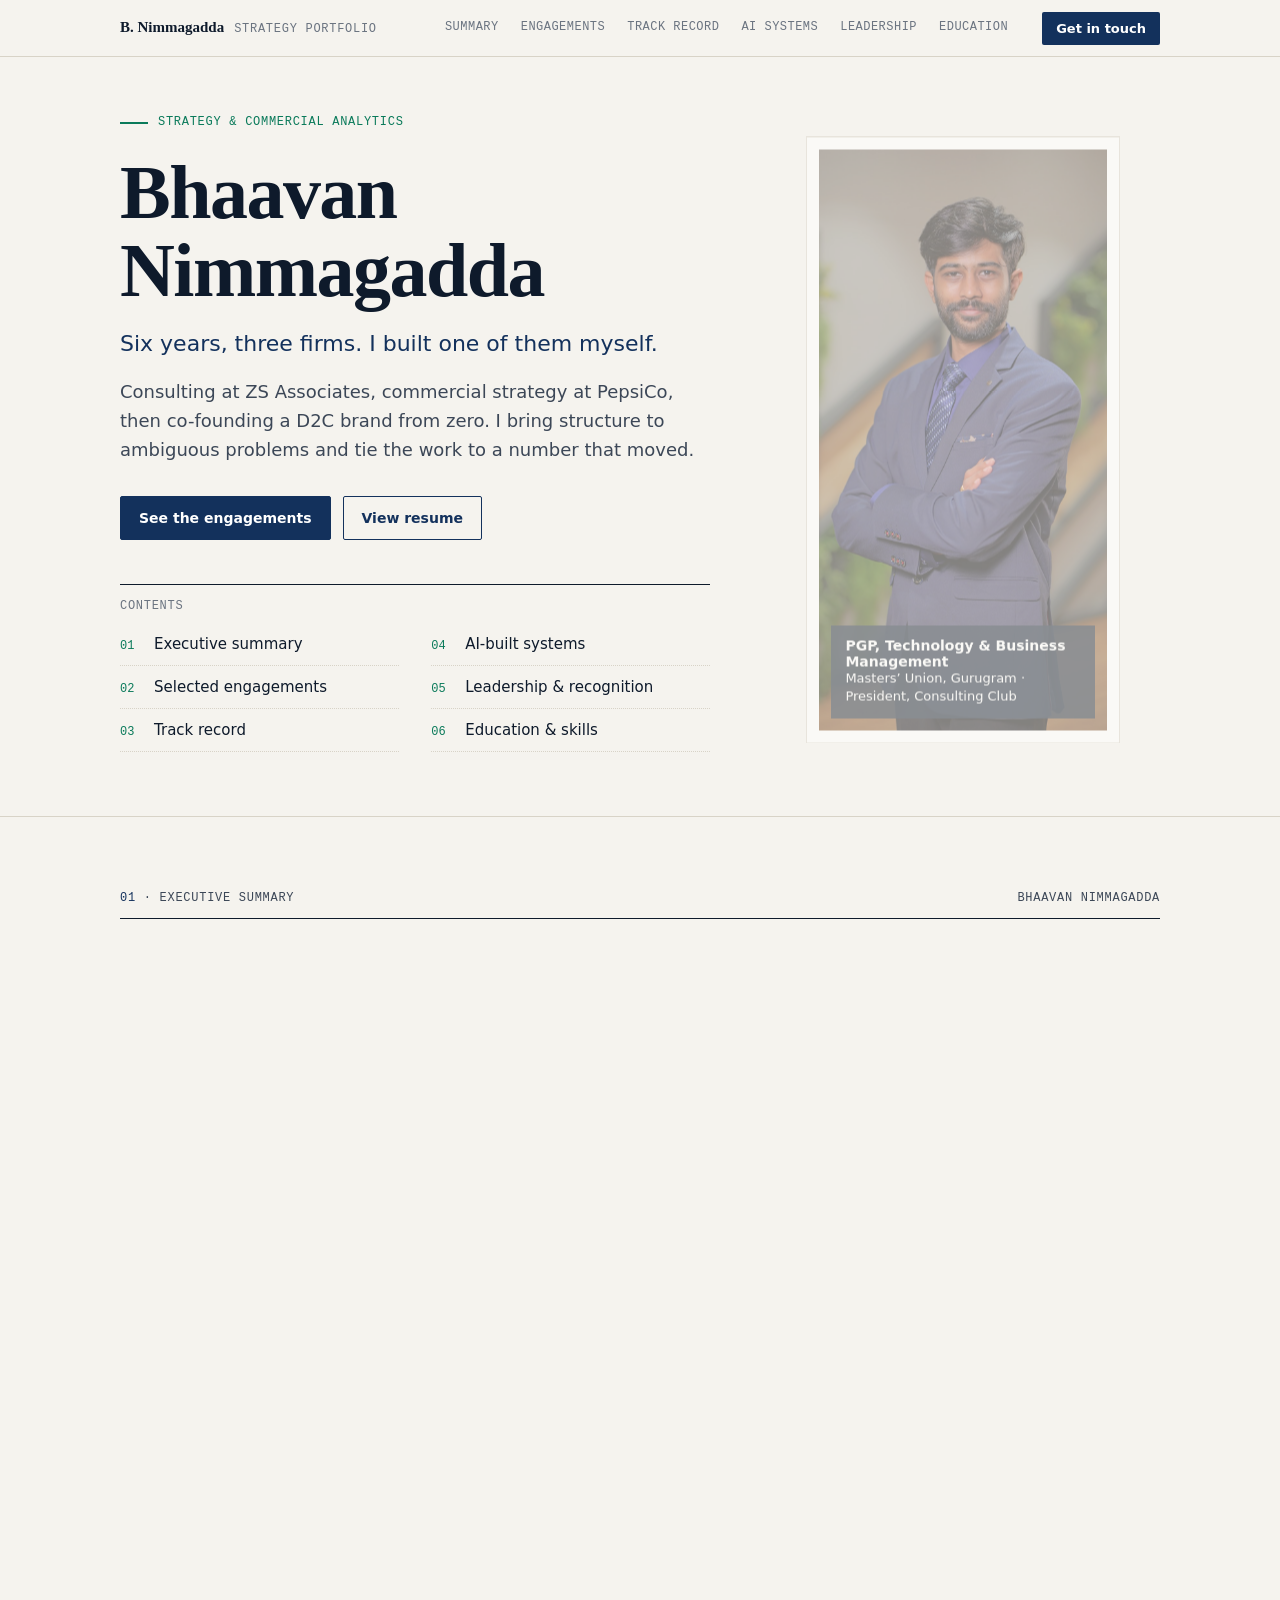
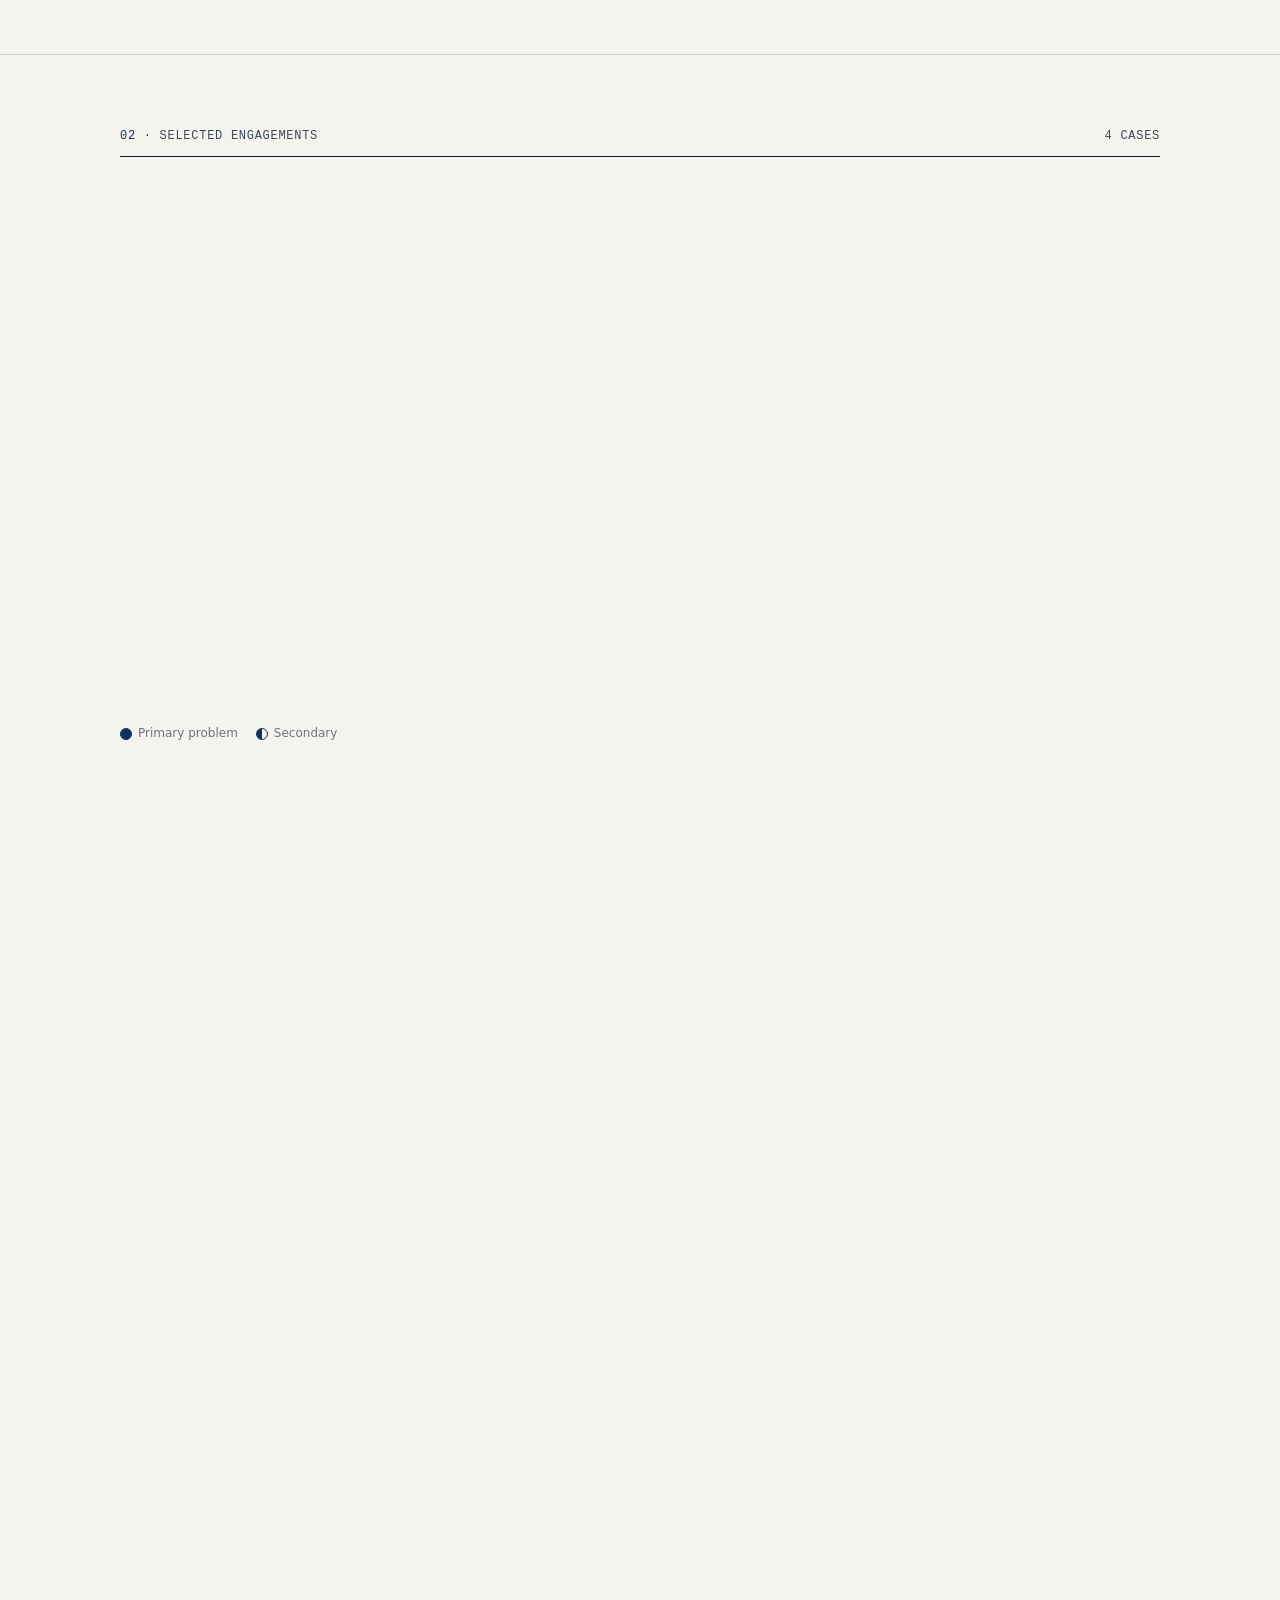
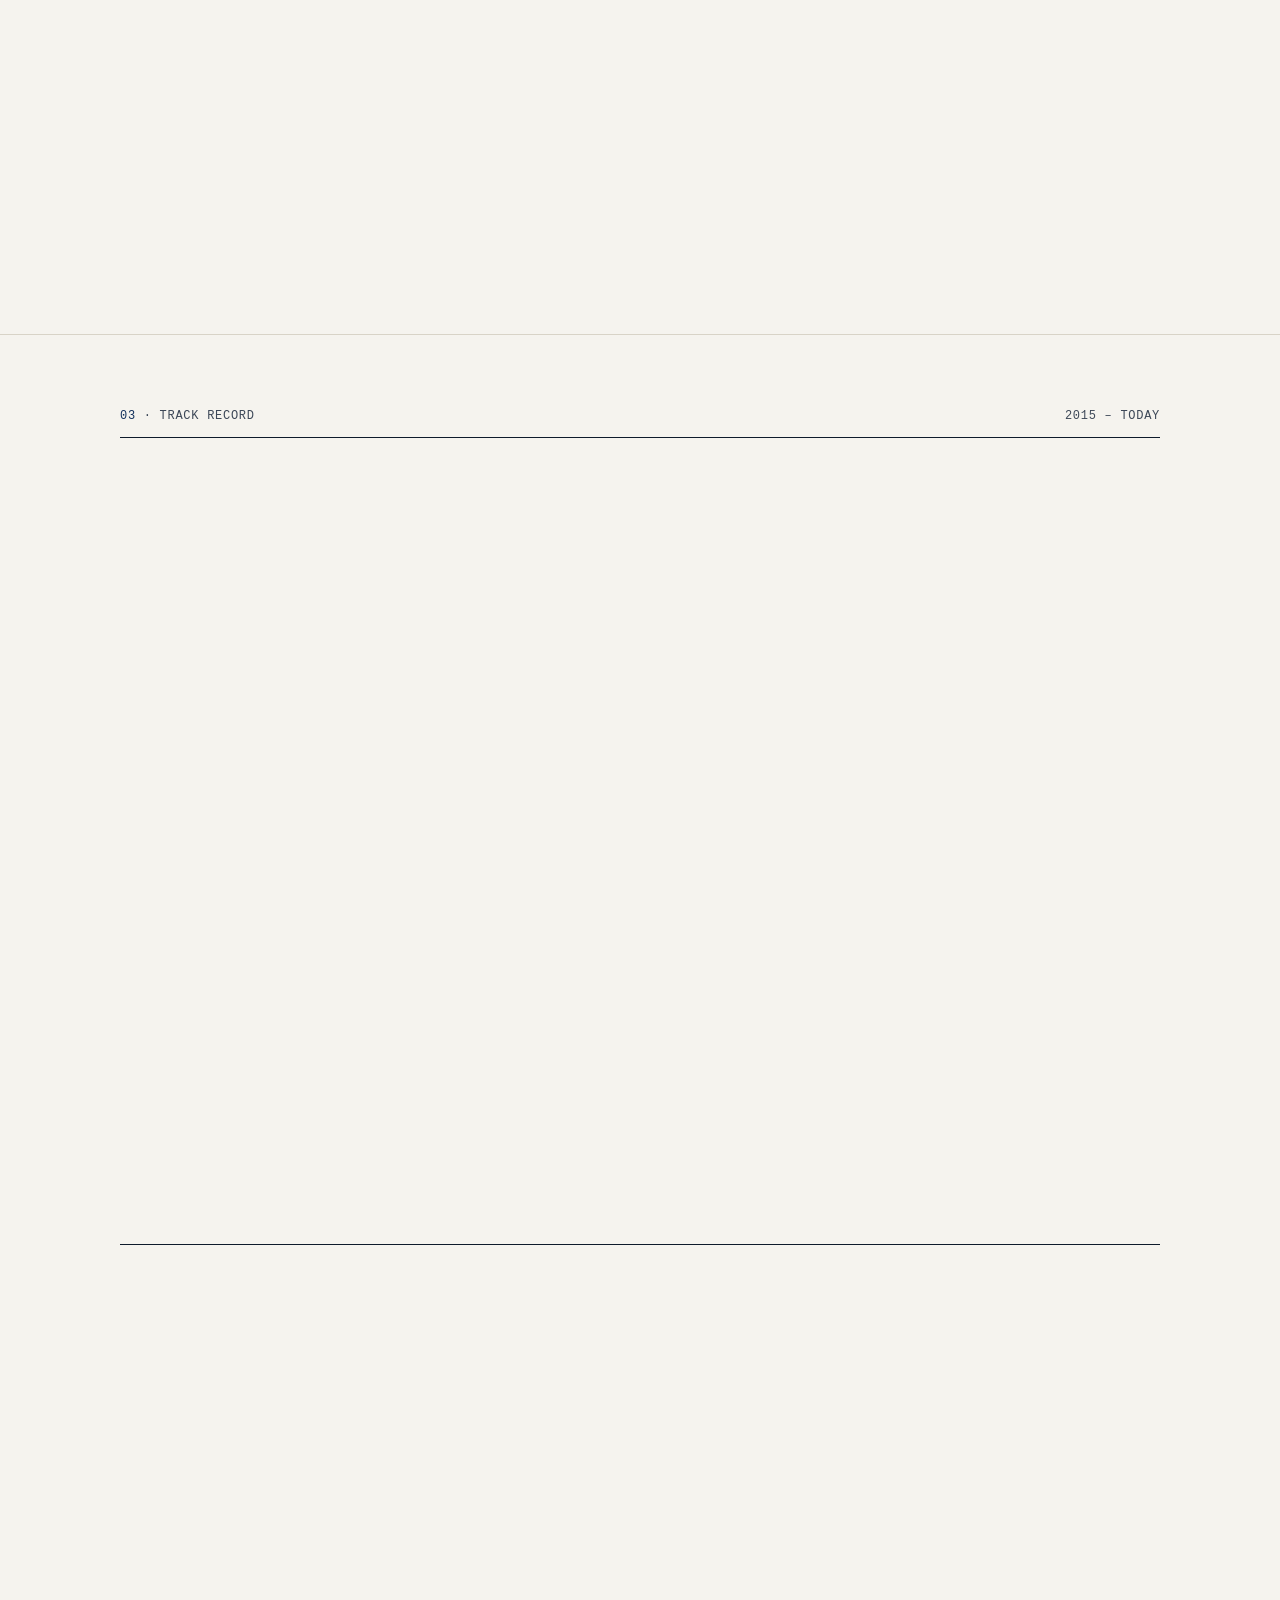
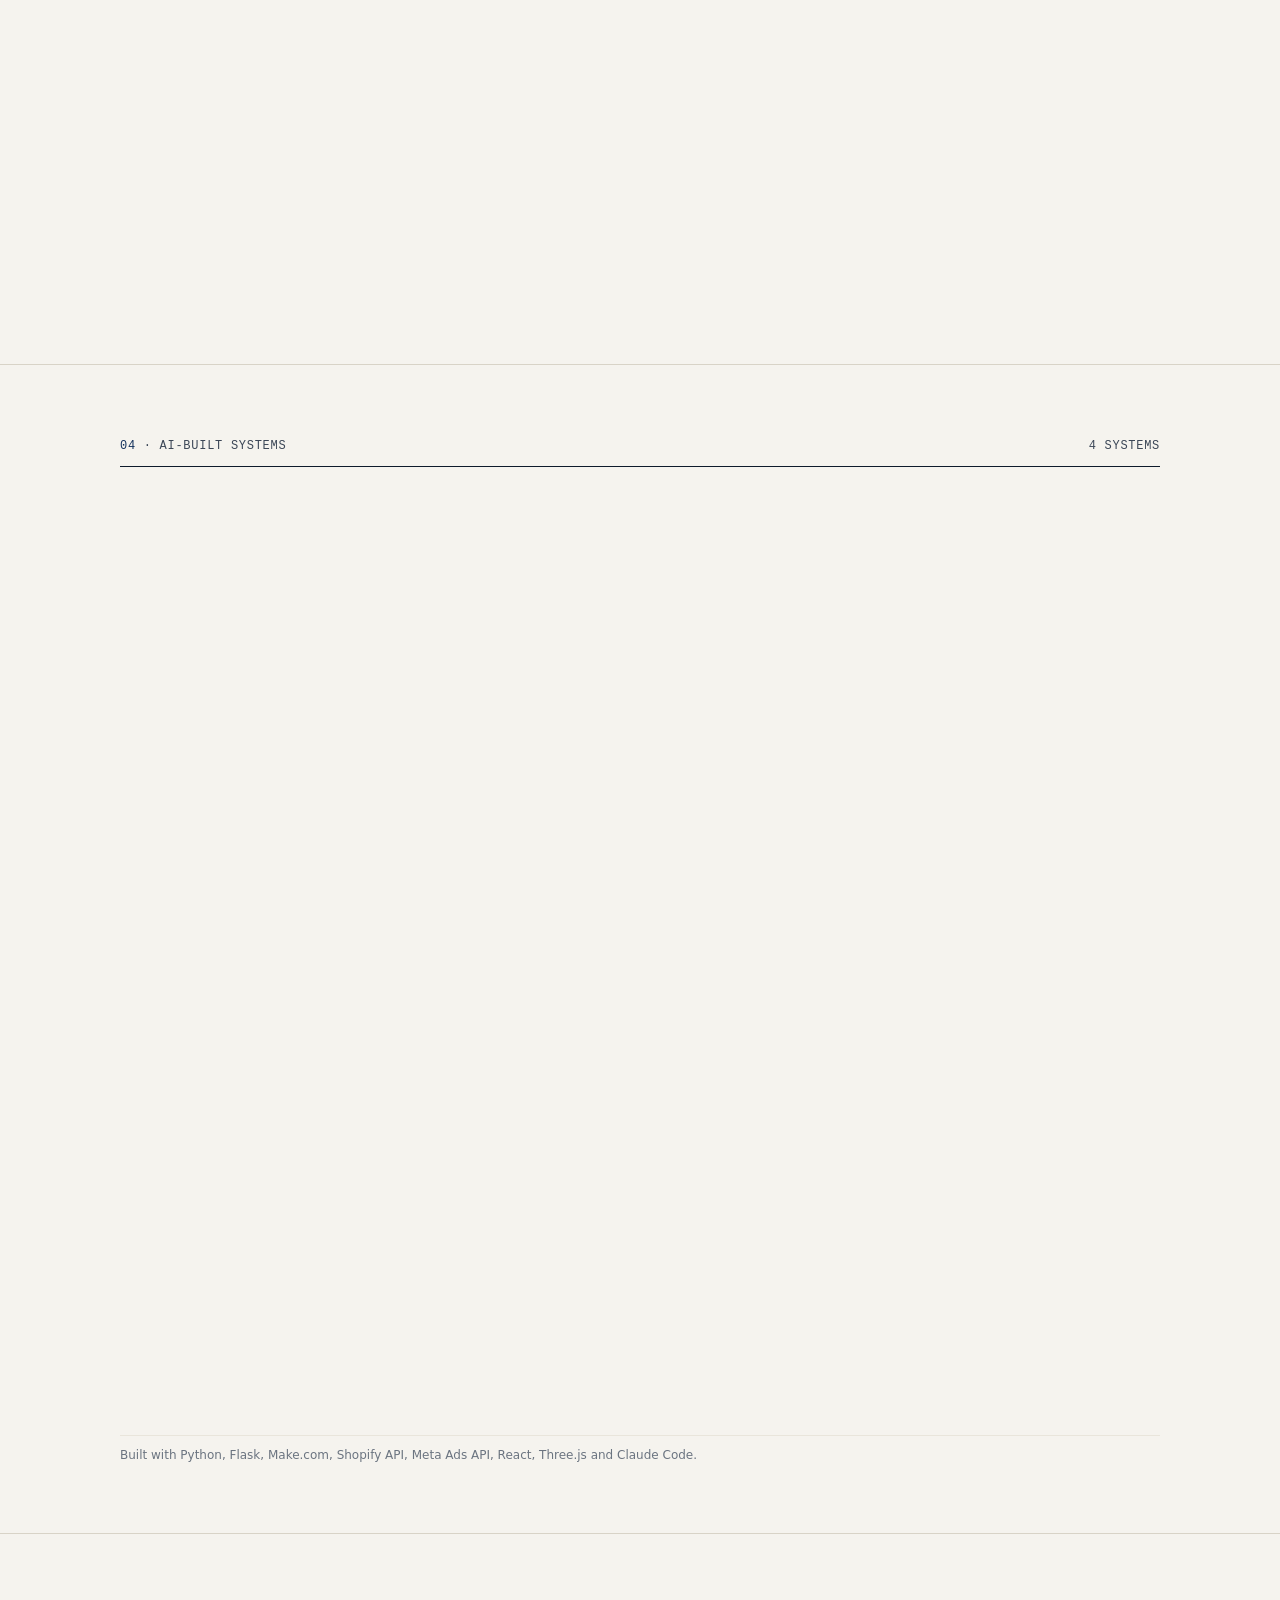
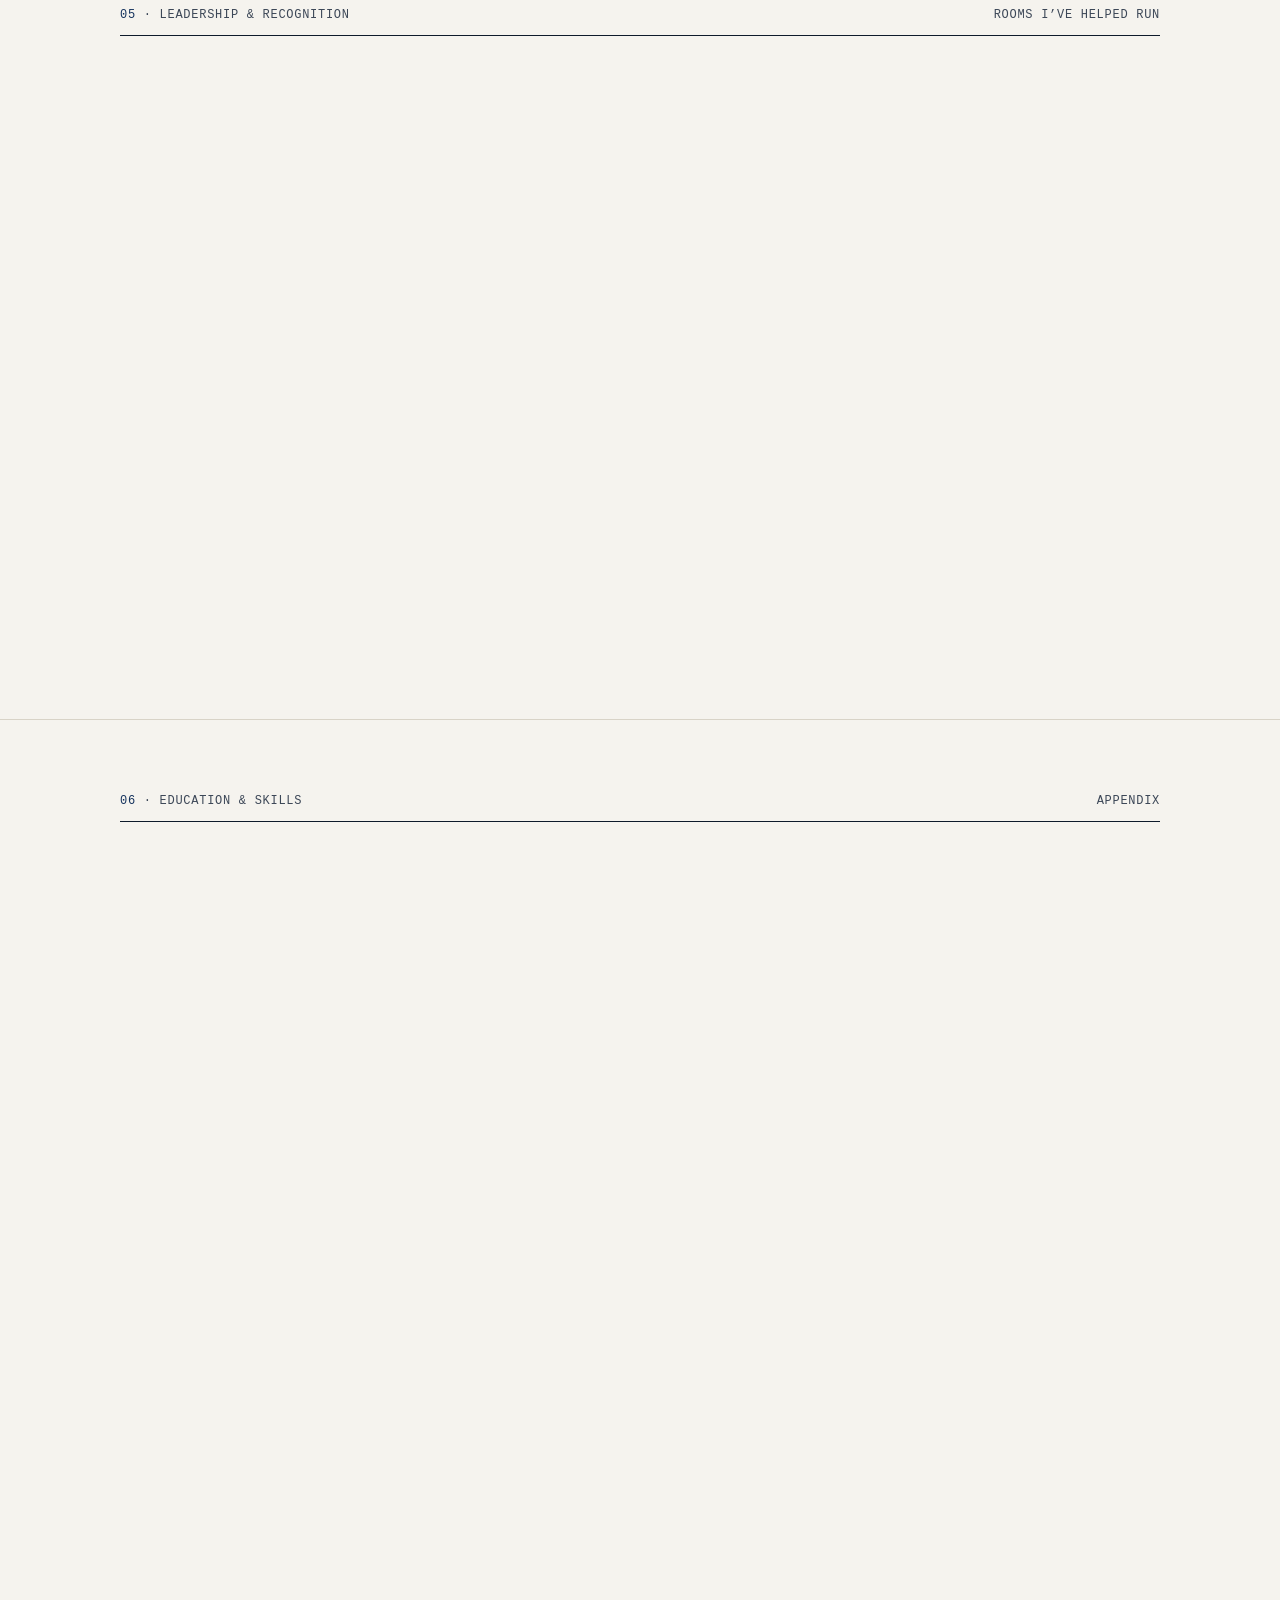
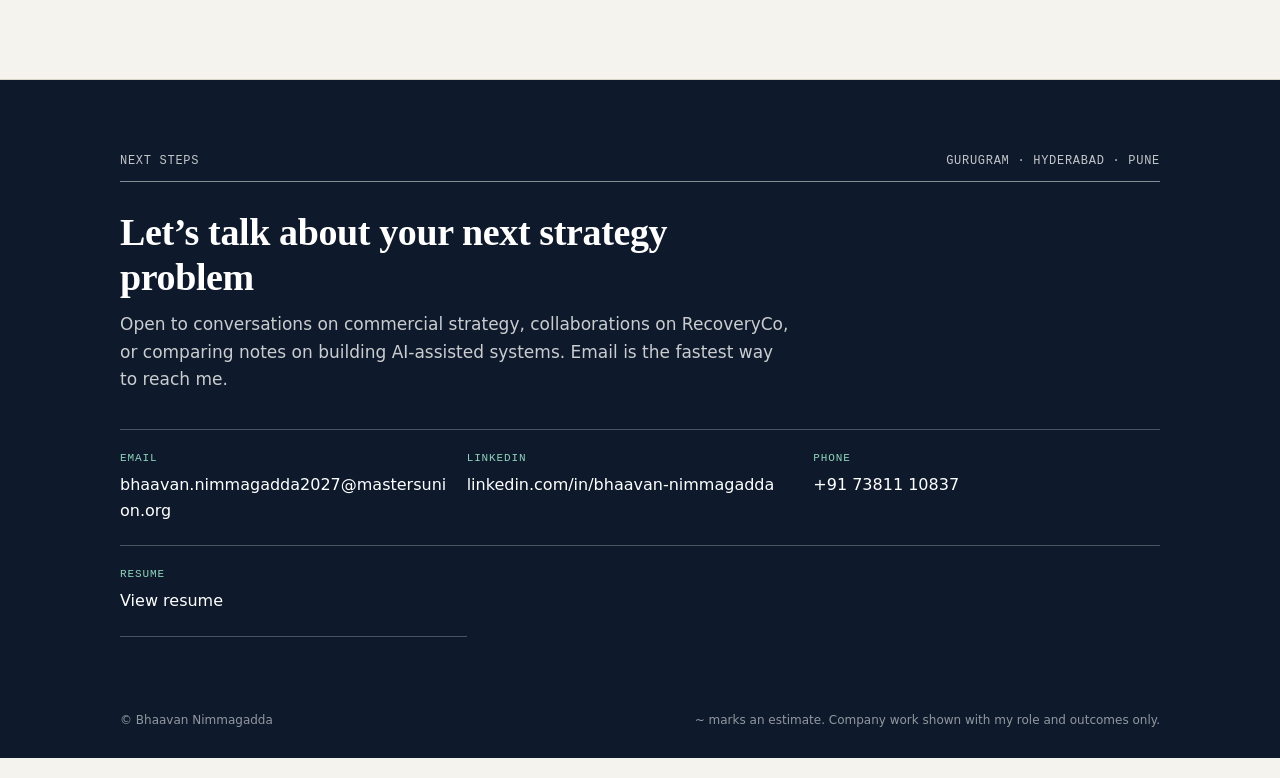
<file: index.html>
<!DOCTYPE html>
<html lang="en">
<head>
<meta charset="utf-8">
<meta name="viewport" content="width=device-width, initial-scale=1">
<title>Bhaavan Nimmagadda — Portfolio</title>
<meta http-equiv="refresh" content="0; url=consulting/">
<link rel="canonical" href="consulting/">
</head>
<body>
<p>Redirecting to the <a href="consulting/">portfolio</a>. Also see the <a href="shipfolio/">Shipfolio version</a>.</p>
</body>
</html>
</file>
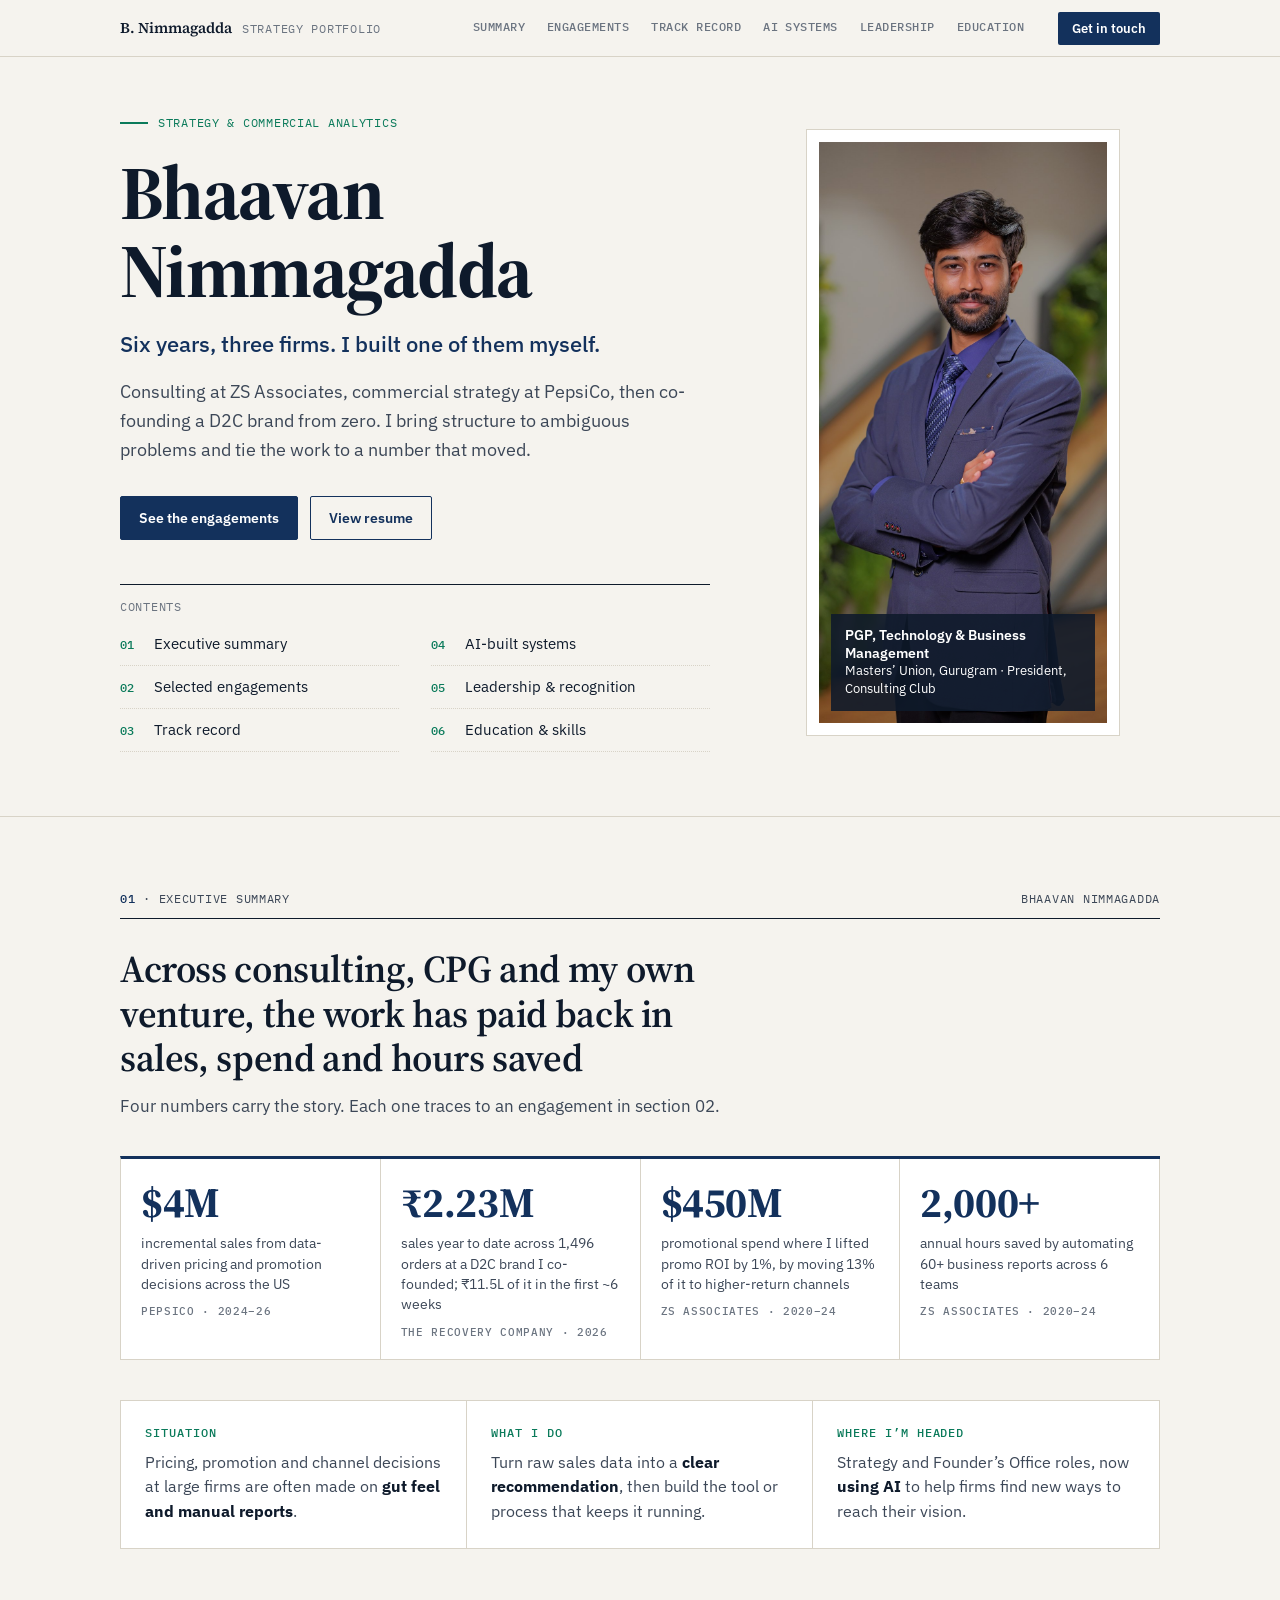
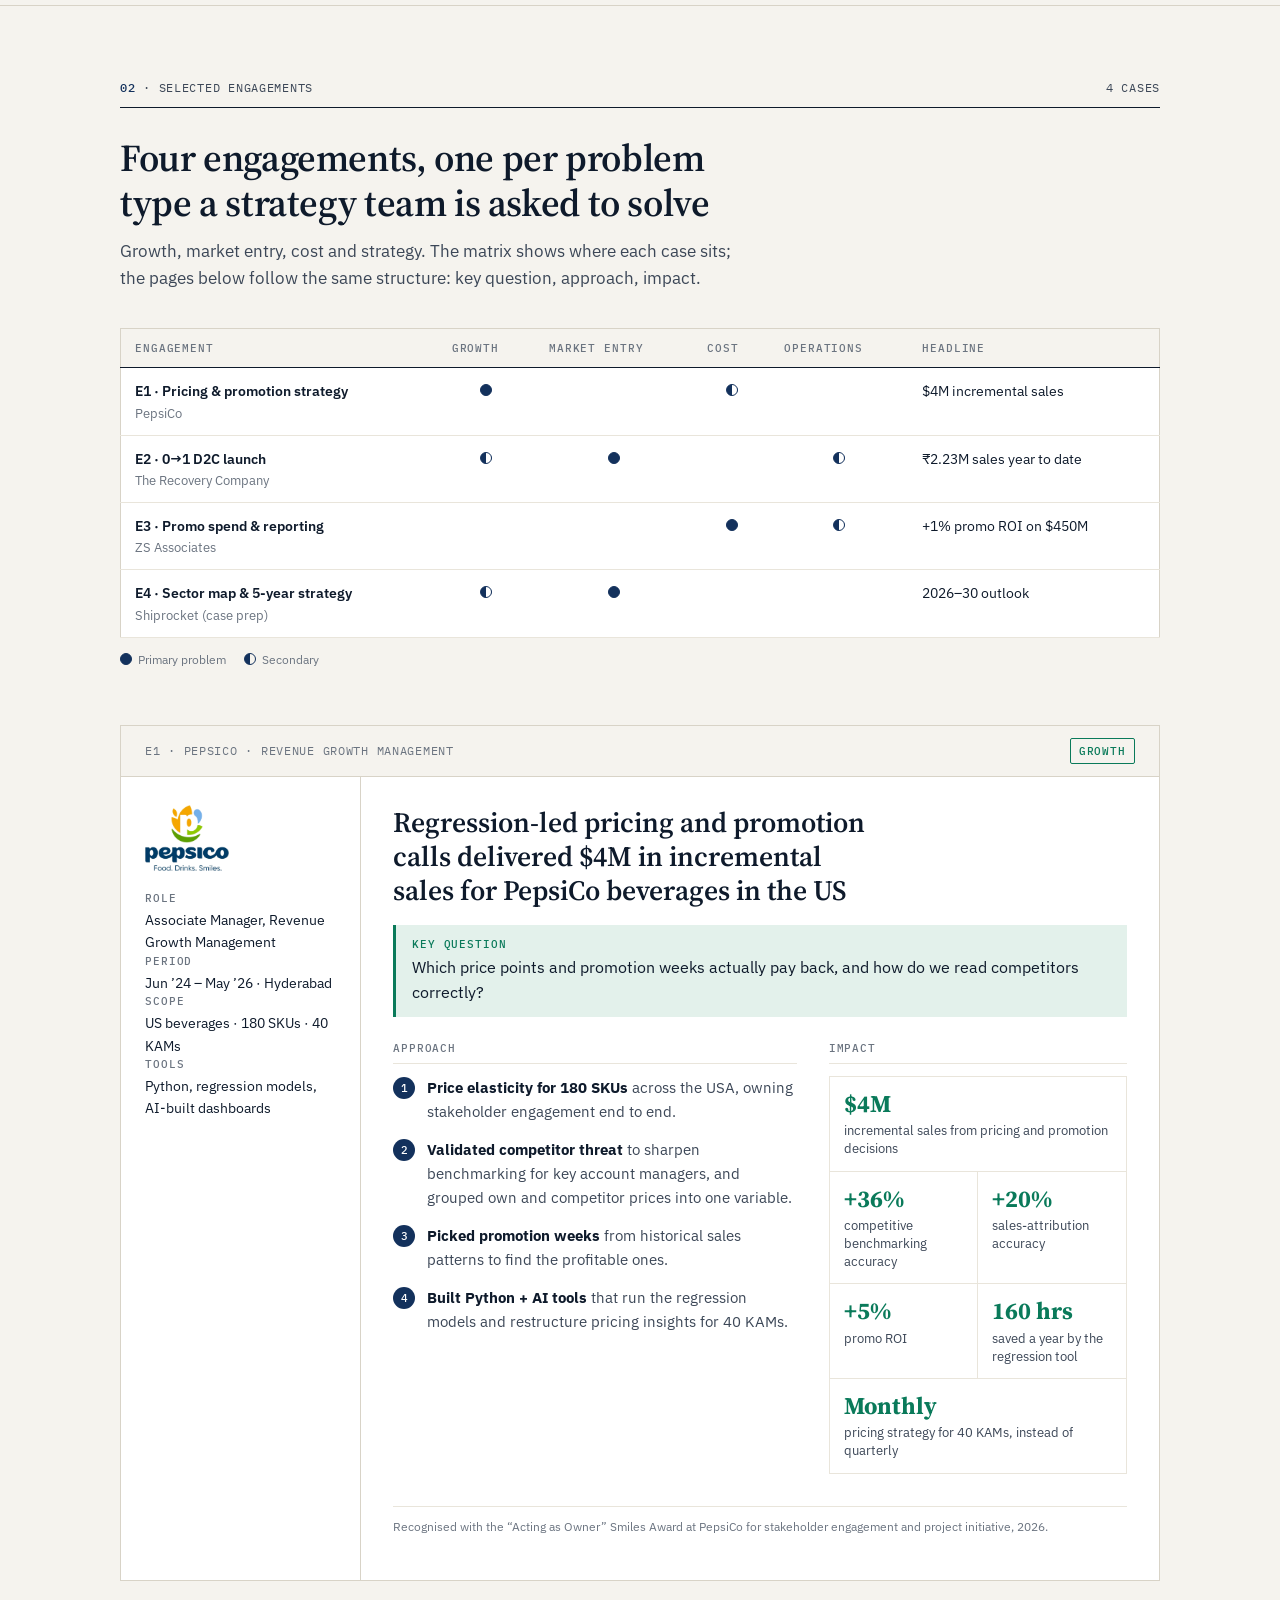
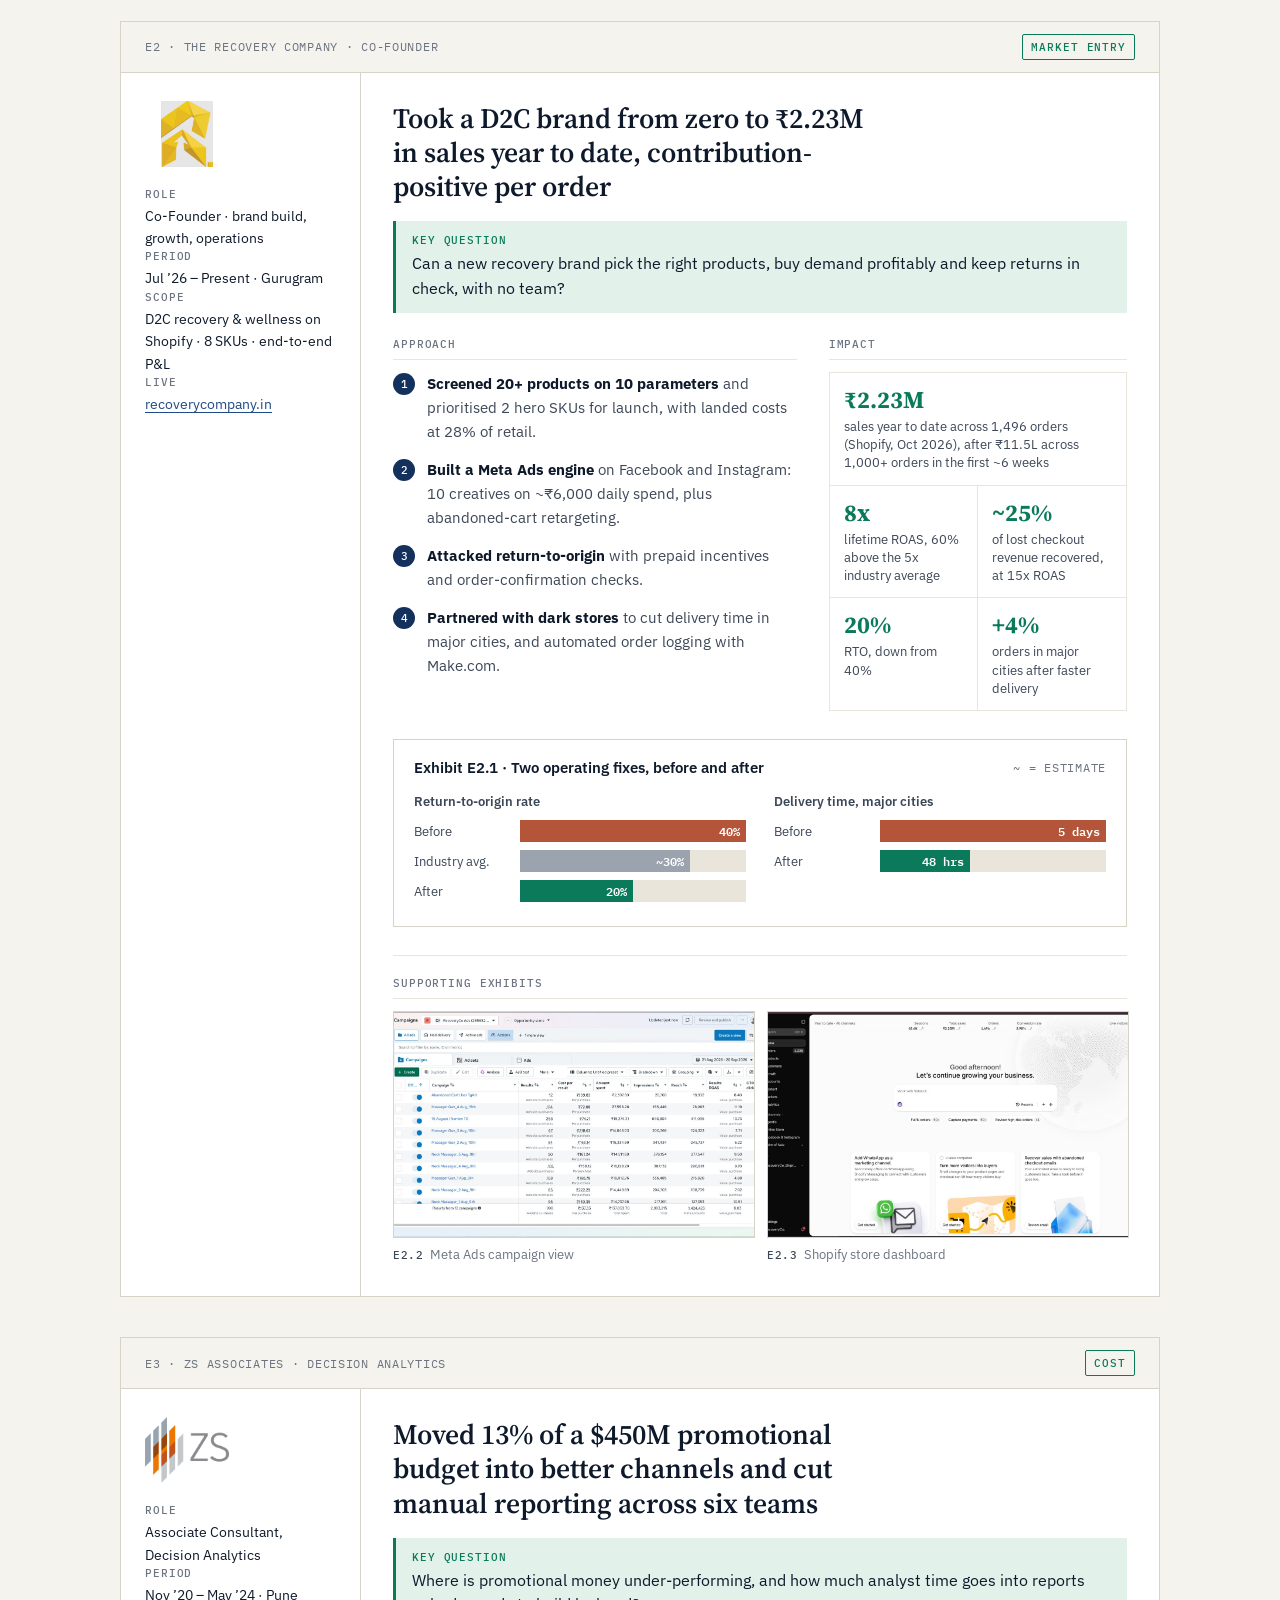
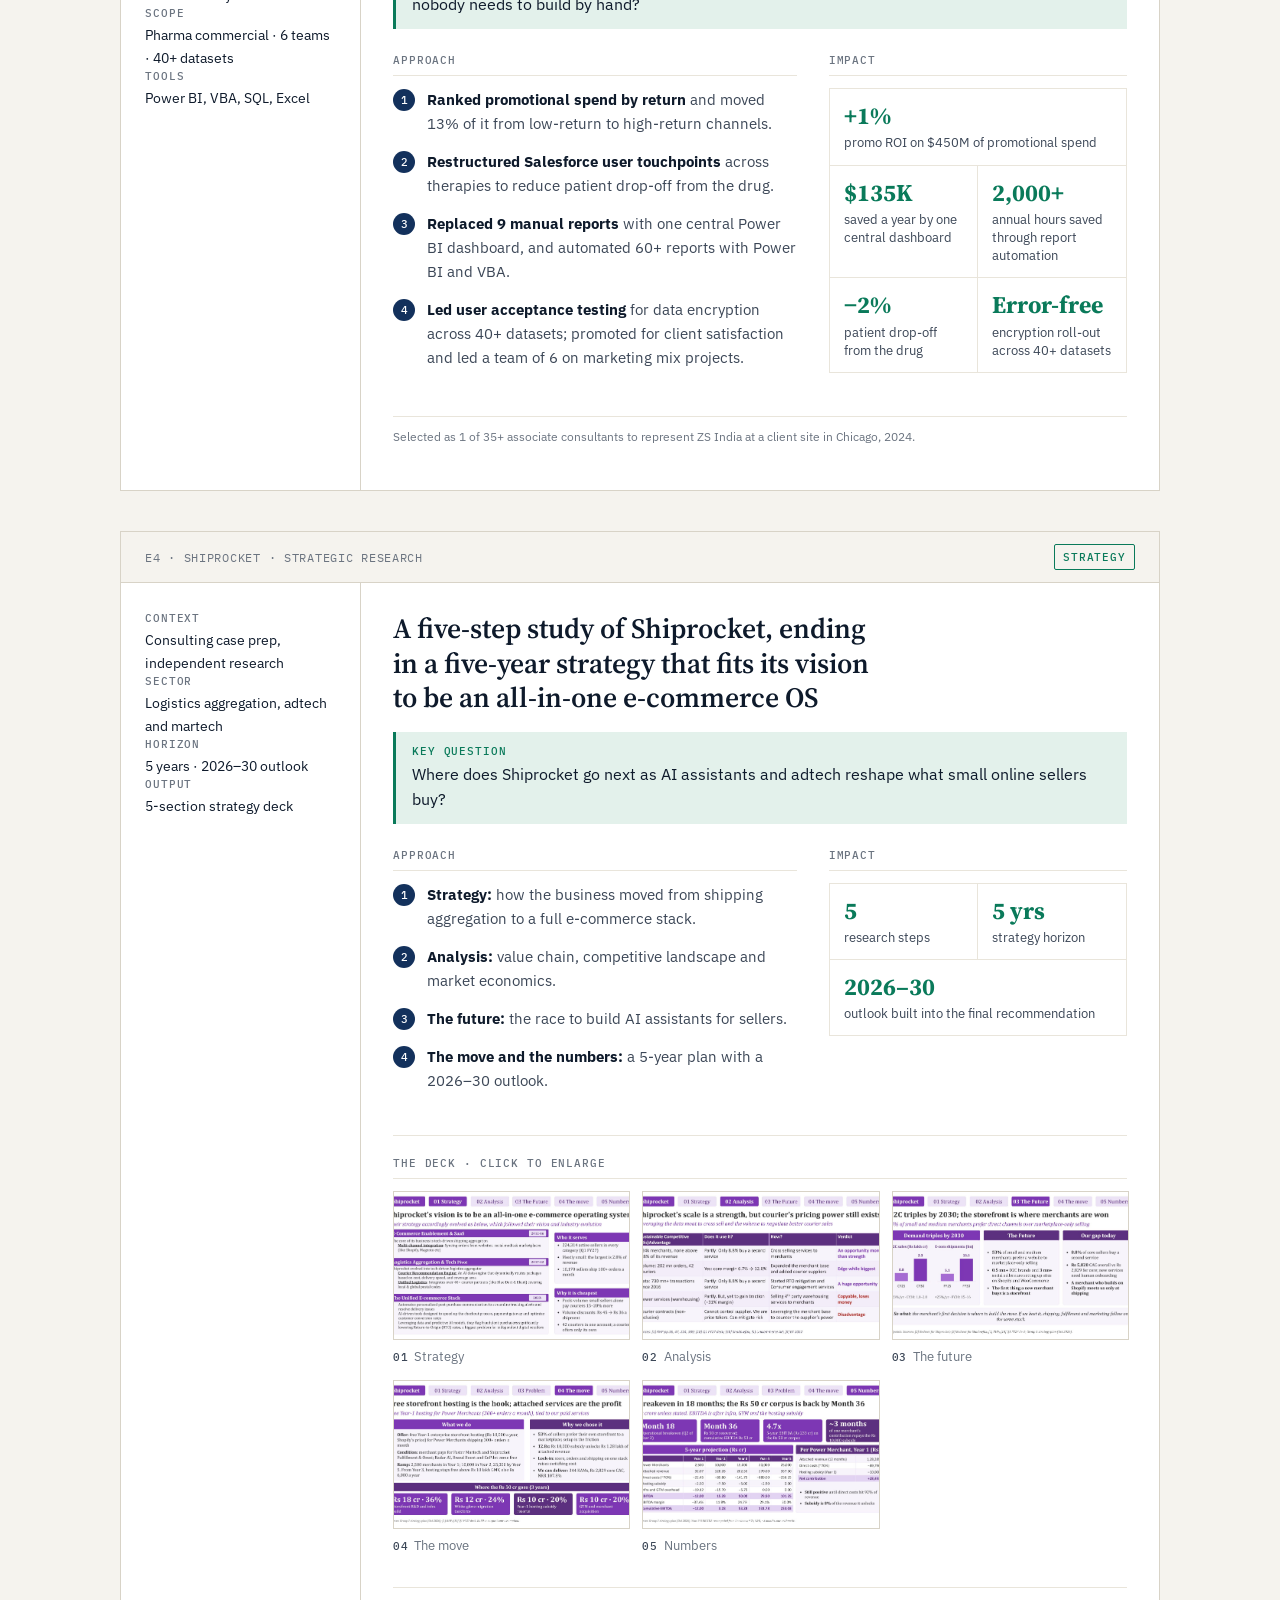
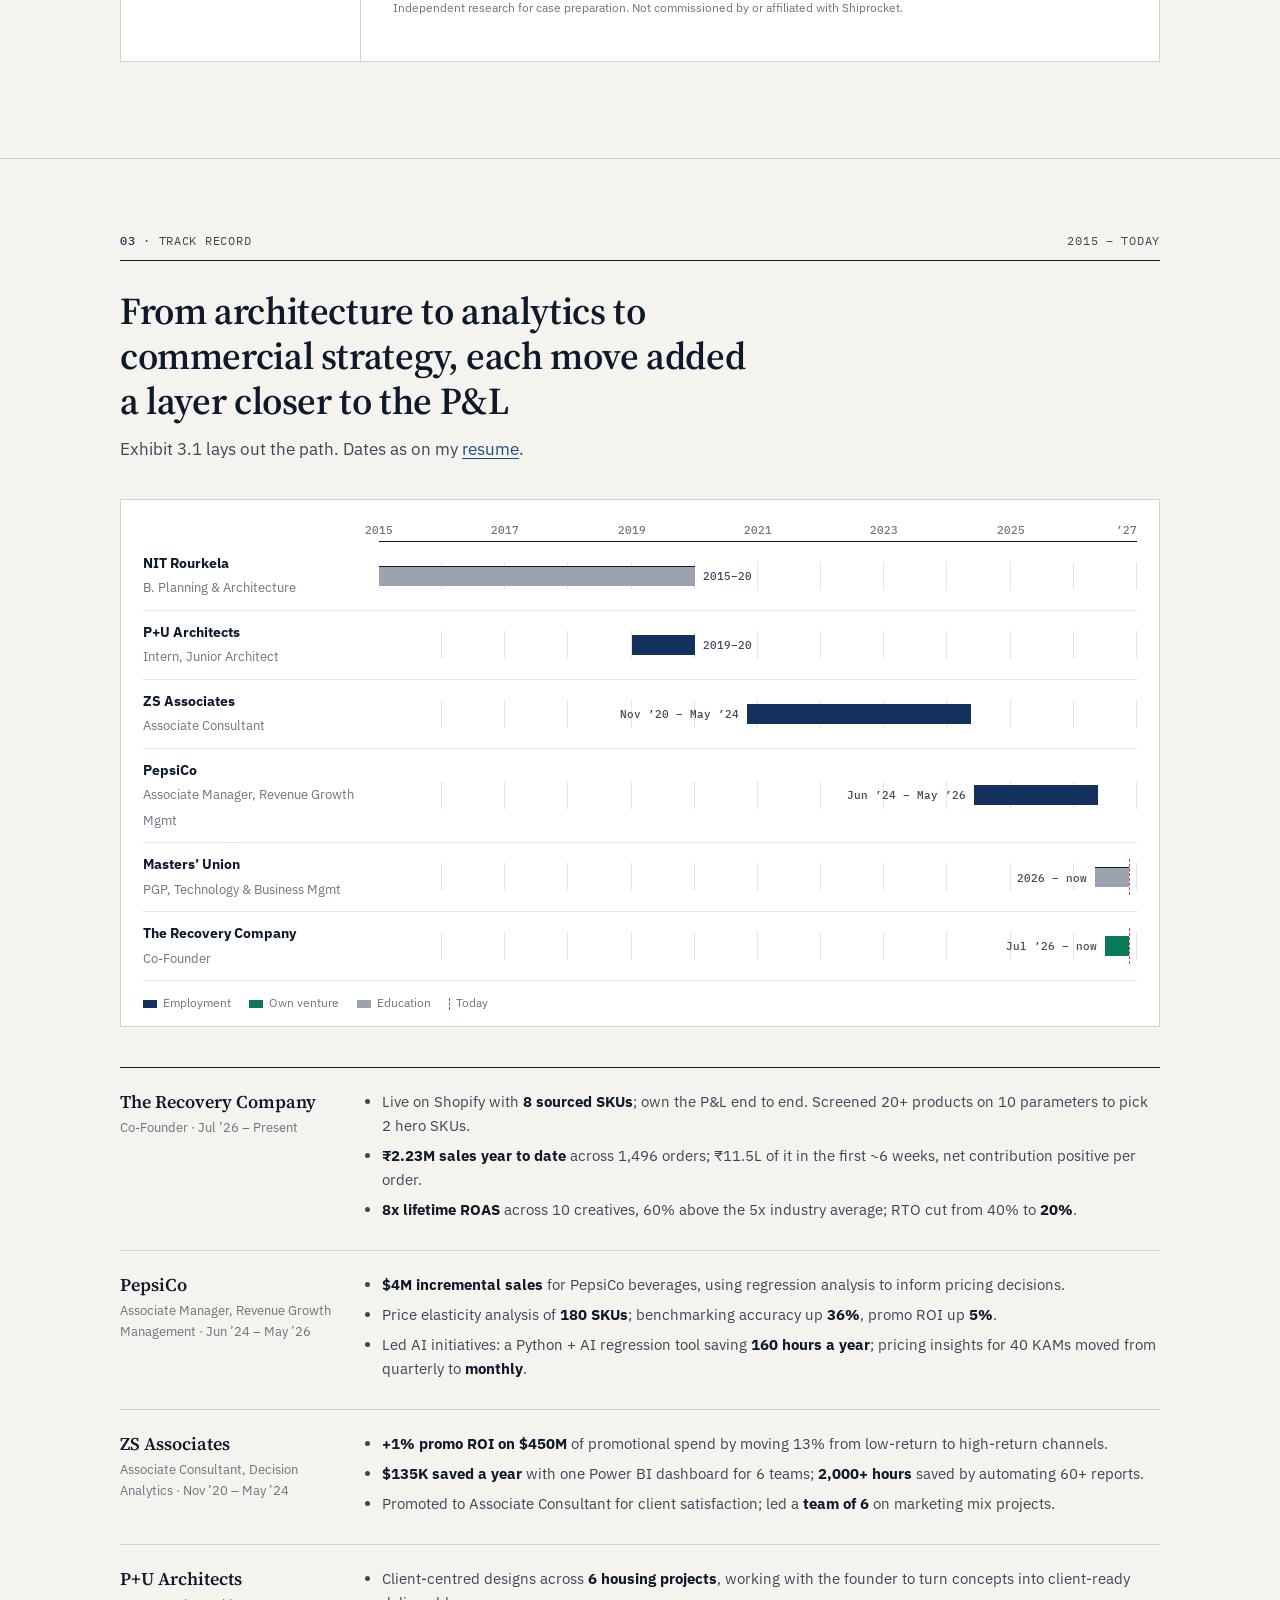
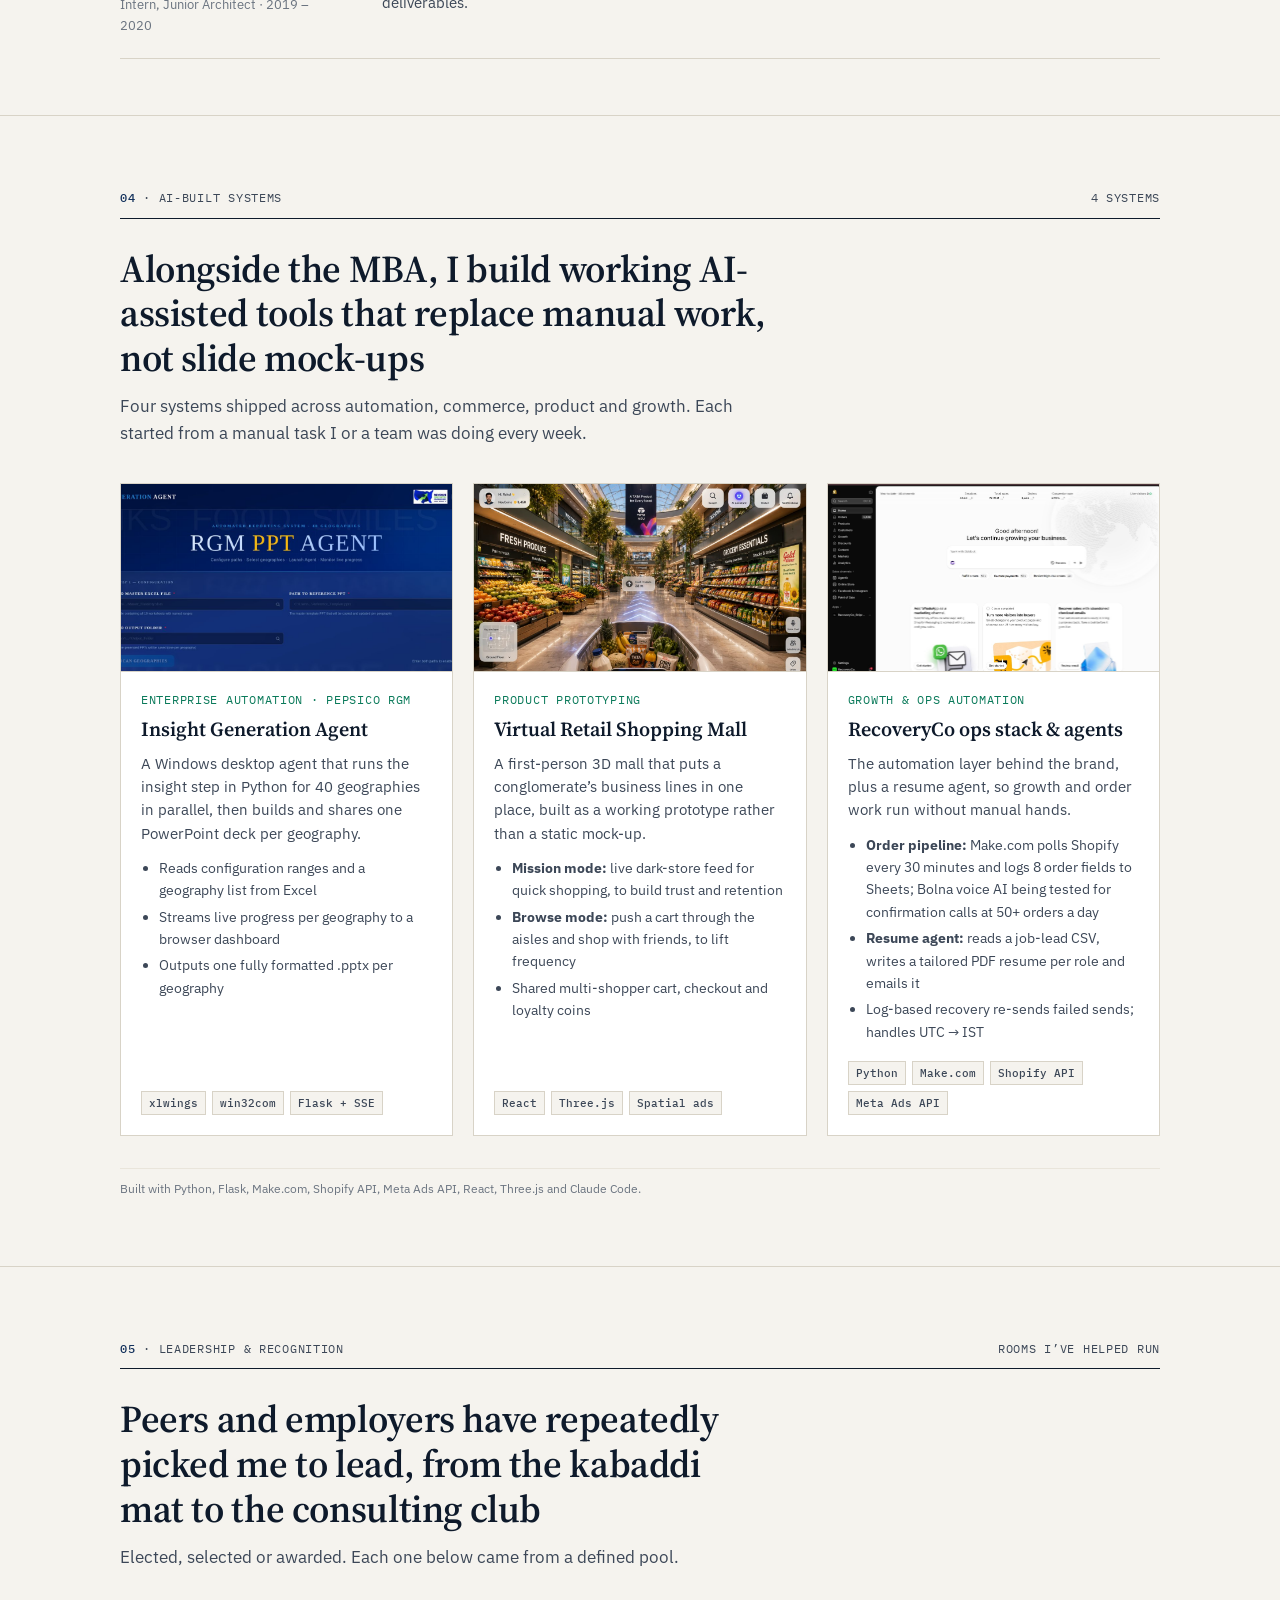
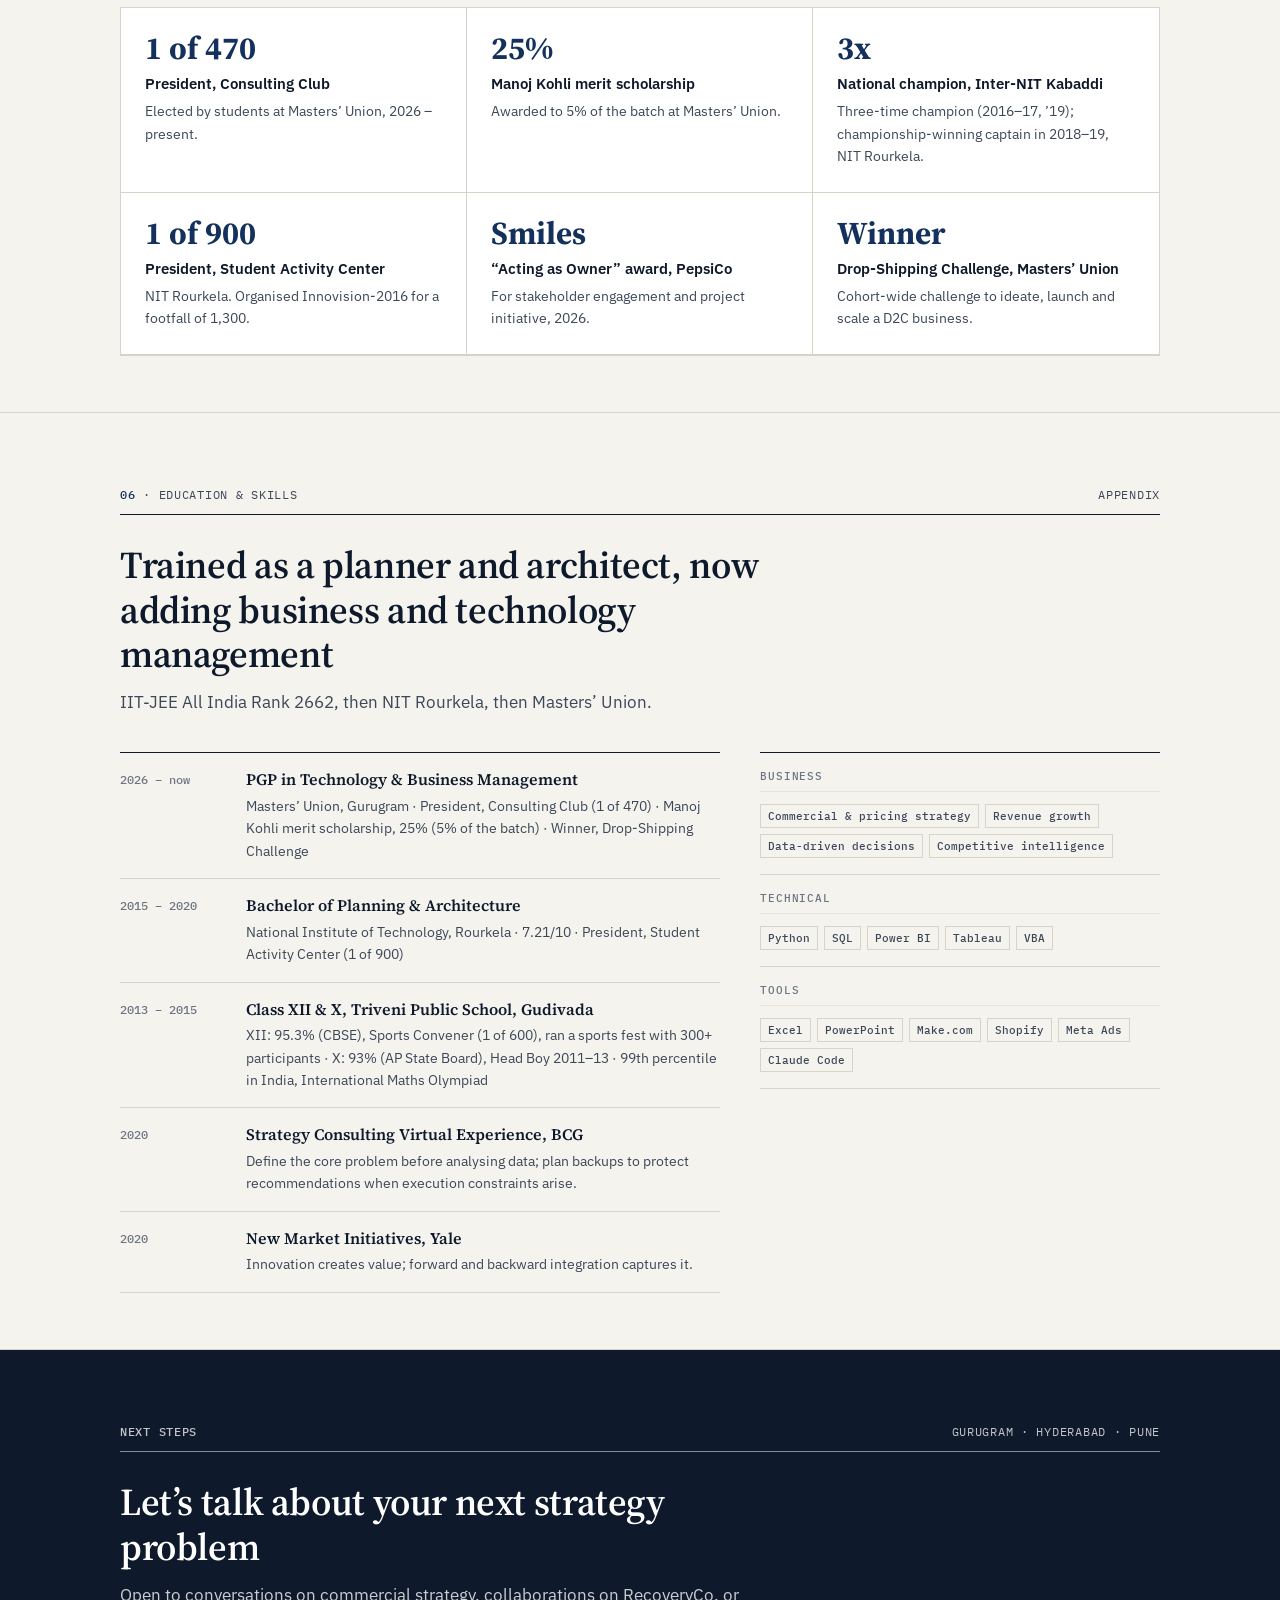
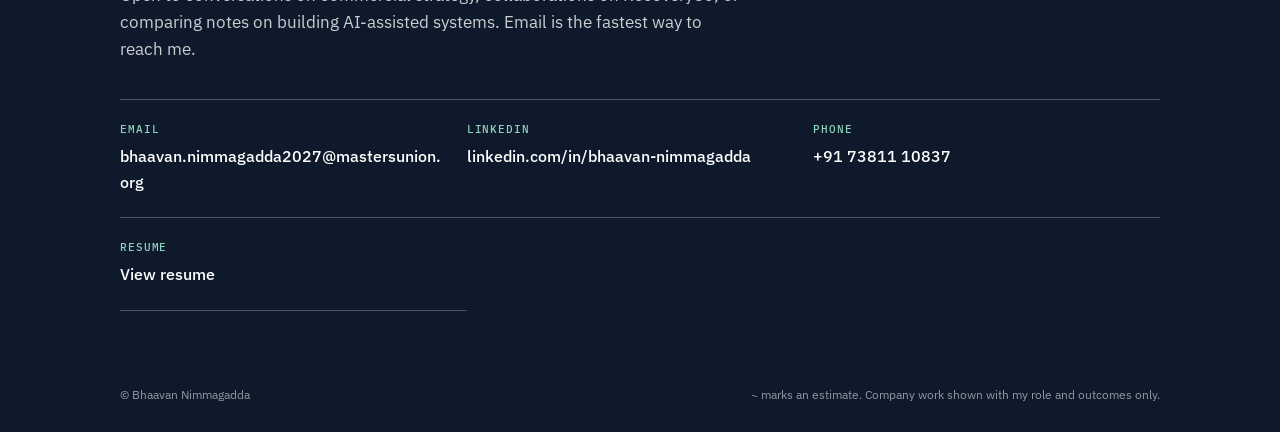
<file: consulting/index.html>
<!doctype html>
<html lang="en">
<head>
<meta charset="utf-8">
<meta name="viewport" content="width=device-width, initial-scale=1">
<title>Bhaavan Nimmagadda · Strategy Portfolio</title>
<meta name="description" content="Bhaavan Nimmagadda: commercial strategy and analytics across ZS Associates, PepsiCo and a D2C brand I co-founded.">
<link rel="preconnect" href="https://fonts.googleapis.com">
<link rel="preconnect" href="https://fonts.gstatic.com" crossorigin>
<link href="https://fonts.googleapis.com/css2?family=Source+Serif+4:opsz,wght@8..60,400;8..60,600;8..60,700&family=IBM+Plex+Sans:wght@400;500;600&family=IBM+Plex+Mono:wght@400;500&display=swap" rel="stylesheet">
<style>
:root{
  --paper:#F5F3EE; --sheet:#FFFFFF; --ink:#0E1A2B; --ink-2:#3C4757; --muted:#6B7480;
  --rule:#D8D3C7; --rule-2:#E9E5DB; --navy:#13315C; --navy-2:#1F4A85;
  --accent:#0A7A5A; --accent-soft:#E3F1EB; --before:#B4553A; --before-soft:#F5E4DE;
  --serif:"Source Serif 4", Georgia, "Times New Roman", serif;
  --sans:"IBM Plex Sans", system-ui, -apple-system, "Segoe UI", sans-serif;
  --mono:"IBM Plex Mono", ui-monospace, Consolas, monospace;
  --max:1120px; --gut:clamp(16px,4vw,40px);
}
*{box-sizing:border-box}
html{scroll-behavior:smooth;scroll-padding-top:64px}
body{margin:0;background:var(--paper);color:var(--ink);font:400 16px/1.6 var(--sans);-webkit-font-smoothing:antialiased}
img{max-width:100%;display:block}
a{color:var(--navy-2);text-underline-offset:3px}
.wrap{max-width:var(--max);margin:0 auto;padding:0 var(--gut)}
.mono{font-family:var(--mono);font-size:12px;letter-spacing:.06em;text-transform:uppercase}

/* ---------- Top bar / tracker ---------- */
.bar{position:sticky;top:0;z-index:50;background:rgba(245,243,238,.94);backdrop-filter:blur(8px);border-bottom:1px solid var(--rule)}
.bar .wrap{display:flex;align-items:center;gap:24px;height:56px}
.brand{font:600 15px/1 var(--serif);color:var(--ink);text-decoration:none;white-space:nowrap}
.brand span{color:var(--muted);font:400 12px var(--mono);letter-spacing:.06em;margin-left:10px;text-transform:uppercase}
.tracker{display:flex;gap:2px;margin-left:auto;overflow-x:auto;scrollbar-width:none}
.tracker::-webkit-scrollbar{display:none}
.tracker a{font:500 12px/1 var(--mono);letter-spacing:.04em;text-transform:uppercase;color:var(--muted);text-decoration:none;padding:8px 10px;border-bottom:2px solid transparent;white-space:nowrap}
.tracker a:hover{color:var(--ink)}
.tracker a.on{color:var(--navy);border-bottom-color:var(--navy)}
.bar .cta{font:600 13px/1 var(--sans);background:var(--navy);color:#fff;text-decoration:none;padding:10px 14px;border-radius:2px;white-space:nowrap}
.bar .cta:hover{background:var(--navy-2)}

/* ---------- Slide sections ---------- */
.slide{padding:72px 0 56px;border-bottom:1px solid var(--rule)}
.slide-head{display:flex;justify-content:space-between;align-items:baseline;gap:16px;border-bottom:1px solid var(--ink);padding-bottom:10px;margin-bottom:28px}
.slide-head .mono{color:var(--ink-2)}
.slide-head .mono b{color:var(--navy);font-weight:500}
.action-title{font:600 clamp(26px,3.4vw,38px)/1.18 var(--serif);letter-spacing:-.01em;margin:0 0 12px;max-width:26ch}
.action-title.wide{max-width:34ch}
.sub{font-size:17px;color:var(--ink-2);max-width:62ch;margin:0 0 36px}
.footnote{margin-top:32px;padding-top:10px;border-top:1px solid var(--rule-2);font-size:12px;color:var(--muted)}

/* ---------- Cover ---------- */
.cover{padding:56px 0 64px;border-bottom:1px solid var(--rule)}
.cover-grid{display:grid;grid-template-columns:1.35fr .9fr;gap:56px;align-items:stretch}
.cover .kicker{color:var(--accent);margin-bottom:22px;display:flex;align-items:center;gap:10px}
.cover .kicker::before{content:"";width:28px;height:2px;background:var(--accent)}
.cover h1{font:700 clamp(40px,6.4vw,76px)/1.02 var(--serif);letter-spacing:-.02em;margin:0 0 20px}
.cover .tagline{font:500 clamp(18px,2vw,22px)/1.4 var(--sans);color:var(--navy);margin:0 0 18px}
.cover .lede{font-size:18px;color:var(--ink-2);max-width:52ch;margin:0 0 32px}
.btns{display:flex;flex-wrap:wrap;gap:12px}
.btn{display:inline-flex;align-items:center;gap:8px;font:600 14px/1 var(--sans);padding:14px 18px;border-radius:2px;text-decoration:none;border:1px solid var(--navy)}
.btn.primary{background:var(--navy);color:#fff}
.btn.primary:hover{background:var(--navy-2)}
.btn.ghost{color:var(--navy);background:transparent}
.btn.ghost:hover{background:#fff}
.contents{margin-top:44px;border-top:1px solid var(--ink)}
.contents .mono{display:block;color:var(--muted);padding:12px 0 6px}
.contents ol{list-style:none;margin:0;padding:0;columns:2;column-gap:32px}
.contents li{break-inside:avoid}
.contents a{display:flex;gap:12px;align-items:baseline;padding:9px 0;border-bottom:1px dotted var(--rule);color:var(--ink);text-decoration:none;font-size:15px}
.contents a:hover{color:var(--navy-2)}
.contents a i{font:500 12px var(--mono);font-style:normal;color:var(--accent);min-width:22px}
.portrait{position:relative;background:var(--sheet);border:1px solid var(--rule);padding:12px}
.portrait img{width:100%;height:100%;max-height:620px;object-fit:cover;object-position:50% 20%}
.portrait figcaption{position:absolute;left:24px;right:24px;bottom:24px;background:rgba(14,26,43,.88);color:#fff;padding:12px 14px;font-size:13px;line-height:1.4}
.portrait figcaption b{display:block;font:600 14px var(--sans)}

/* ---------- Exec summary ---------- */
.kpis{display:grid;grid-template-columns:repeat(4,1fr);border-top:3px solid var(--navy);background:var(--sheet);border-left:1px solid var(--rule);margin-bottom:40px}
.kpi{padding:22px 20px 20px;border-right:1px solid var(--rule);border-bottom:1px solid var(--rule)}
.kpi b{display:block;font:700 clamp(30px,3.4vw,42px)/1 var(--serif);color:var(--navy);margin-bottom:10px;letter-spacing:-.01em}
.kpi span{font-size:14px;color:var(--ink-2);line-height:1.45;display:block}
.kpi em{font:500 11px var(--mono);font-style:normal;color:var(--muted);letter-spacing:.06em;text-transform:uppercase;display:block;margin-top:10px}
.scr{display:grid;grid-template-columns:repeat(3,1fr);gap:0;border:1px solid var(--rule);background:var(--sheet)}
.scr > div{padding:24px;border-right:1px solid var(--rule)}
.scr > div:last-child{border-right:0}
.scr h3{font:500 12px var(--mono);letter-spacing:.08em;text-transform:uppercase;color:var(--accent);margin:0 0 10px}
.scr p{margin:0;font-size:15.5px;color:var(--ink-2)}
.scr p strong{color:var(--ink)}

/* ---------- Engagement matrix ---------- */
.matrix{width:100%;border-collapse:collapse;background:var(--sheet);border:1px solid var(--rule);font-size:14px;margin-bottom:56px}
.matrix th,.matrix td{padding:12px 14px;border-bottom:1px solid var(--rule-2);text-align:left;vertical-align:top}
.matrix thead th{font:500 11px var(--mono);letter-spacing:.08em;text-transform:uppercase;color:var(--muted);border-bottom:1px solid var(--ink);background:var(--paper)}
.matrix td.c{text-align:center}
.dot{display:inline-block;width:12px;height:12px;border-radius:50%;border:1.5px solid var(--navy)}
.dot.full{background:var(--navy)}
.dot.half{background:linear-gradient(90deg,var(--navy) 50%,transparent 50%)}
.matrix a{color:var(--ink);font-weight:600;text-decoration:none}
.matrix a:hover{color:var(--navy-2);text-decoration:underline}
.matrix small{display:block;color:var(--muted);font-size:12.5px}
.legend{display:flex;gap:18px;font-size:12px;color:var(--muted);margin:-44px 0 56px;flex-wrap:wrap}
.legend span{display:inline-flex;align-items:center;gap:6px}

/* ---------- Case ---------- */
.case{background:var(--sheet);border:1px solid var(--rule);margin-bottom:40px}
.case-top{display:flex;justify-content:space-between;align-items:center;gap:12px;padding:12px 24px;border-bottom:1px solid var(--rule);background:var(--paper)}
.case-top .mono{color:var(--muted)}
.tag{font:500 11px var(--mono);letter-spacing:.08em;text-transform:uppercase;padding:5px 8px;border:1px solid currentColor;border-radius:2px;color:var(--accent);white-space:nowrap}
.case-body{display:grid;grid-template-columns:240px 1fr;gap:0}
.case-meta{padding:28px 24px;border-right:1px solid var(--rule)}
.case-meta .logo{width:84px;height:66px;object-fit:contain;margin-bottom:20px;background:#fff}
.case-meta dl{margin:0}
.case-meta dt{font:500 11px var(--mono);letter-spacing:.08em;text-transform:uppercase;color:var(--muted);margin-top:16px}
.case-meta dt:first-child{margin-top:0}
.case-meta dd{margin:4px 0 0;font-size:14px;color:var(--ink)}
.case-main{padding:28px 32px 32px}
.case-main h3{font:600 clamp(22px,2.4vw,28px)/1.22 var(--serif);margin:0 0 18px;max-width:34ch}
.kq{border-left:3px solid var(--accent);background:var(--accent-soft);padding:12px 16px;margin:0 0 24px;font-size:15.5px}
.kq b{font:500 11px var(--mono);letter-spacing:.08em;text-transform:uppercase;color:var(--accent);display:block;margin-bottom:4px}
.cols{display:grid;grid-template-columns:1.15fr .85fr;gap:32px}
.label{font:500 11px var(--mono);letter-spacing:.08em;text-transform:uppercase;color:var(--muted);margin:0 0 12px;padding-bottom:8px;border-bottom:1px solid var(--rule-2)}
.steps{list-style:none;margin:0;padding:0;counter-reset:s}
.steps li{counter-increment:s;position:relative;padding:0 0 14px 34px;font-size:15px;color:var(--ink-2)}
.steps li::before{content:counter(s);position:absolute;left:0;top:1px;width:22px;height:22px;border-radius:50%;background:var(--navy);color:#fff;font:500 11px/22px var(--mono);text-align:center}
.steps li strong{color:var(--ink)}
.impact{display:grid;grid-template-columns:1fr 1fr;gap:1px;background:var(--rule-2);border:1px solid var(--rule-2)}
.impact div{background:#fff;padding:14px 14px 12px}
.impact b{display:block;font:700 24px/1.05 var(--serif);color:var(--accent);margin-bottom:6px}
.impact span{font-size:13px;color:var(--ink-2);line-height:1.4;display:block}
.impact .span2{grid-column:1/-1}
.exhibits{margin-top:28px;border-top:1px solid var(--rule-2);padding-top:20px}
.ex-row{display:grid;grid-template-columns:repeat(auto-fit,minmax(200px,1fr));gap:14px}
.ex{margin:0}
.ex button{all:unset;cursor:zoom-in;display:block;border:1px solid var(--rule);background:var(--paper);width:100%}
.ex button:focus-visible{outline:2px solid var(--navy);outline-offset:2px}
.ex img{width:100%;aspect-ratio:16/10;object-fit:cover;object-position:top}
.ex figcaption{font-size:12.5px;color:var(--muted);margin-top:6px}
.ex figcaption b{font:500 11px var(--mono);letter-spacing:.06em;text-transform:uppercase;color:var(--ink-2);margin-right:6px}

/* ---------- Chart exhibit ---------- */
.chart{border:1px solid var(--rule);background:#fff;padding:18px 20px 16px;margin-top:28px}
.chart-title{display:flex;justify-content:space-between;gap:12px;flex-wrap:wrap;margin-bottom:16px}
.chart-title b{font:600 15px var(--sans)}
.chart-title .mono{color:var(--muted)}
.bars{display:grid;grid-template-columns:1fr 1fr;gap:28px}
.barset h4{font:600 13px var(--sans);margin:0 0 10px;color:var(--ink-2)}
.brow{display:grid;grid-template-columns:96px 1fr;align-items:center;gap:10px;margin-bottom:8px;font-size:12.5px;color:var(--ink-2)}
.track{position:relative;height:22px;background:var(--rule-2)}
.fill{position:absolute;inset:0 auto 0 0;display:flex;align-items:center;justify-content:flex-end;padding-right:6px;font:600 12px var(--mono);color:#fff;transform-origin:left;transition:transform .9s cubic-bezier(.2,.7,.2,1)}
.fill.b{background:var(--before)}
.fill.a{background:var(--accent)}
.fill.n{background:#9AA3AE}
.chart:not(.in) .fill{transform:scaleX(0)}

/* ---------- Gantt ---------- */
.gantt{background:#fff;border:1px solid var(--rule);padding:22px 22px 14px}
.g-axis,.g-row{display:grid;grid-template-columns:220px 1fr;gap:16px;align-items:center}
.g-axis .ticks{position:relative;height:20px;border-bottom:1px solid var(--ink)}
.g-axis .ticks span{position:absolute;bottom:4px;transform:translateX(-50%);font:500 11px var(--mono);color:var(--muted)}
.g-row{padding:10px 0;border-bottom:1px solid var(--rule-2)}
.g-row:last-child{border-bottom:0}
.g-name b{display:block;font-size:14px}
.g-name span{font-size:12.5px;color:var(--muted)}
.g-lane{position:relative;height:28px;overflow:visible;background:repeating-linear-gradient(90deg,transparent 0 calc(8.333% - 1px),var(--rule-2) calc(8.333% - 1px) 8.333%)}
.g-bar{position:absolute;top:4px;bottom:4px;background:var(--navy);min-width:6px}
.g-bar.edu{background:#9AA3AE}
.g-bar.own{background:var(--accent)}
.g-bar span{position:absolute;left:calc(100% + 8px);top:50%;transform:translateY(-50%);font:500 11px var(--mono);color:var(--ink-2);white-space:nowrap}
.g-bar.flip span{left:auto;right:calc(100% + 8px)}
.g-today{position:absolute;top:-4px;bottom:-4px;width:0;border-left:1.5px dashed var(--before)}
.glegend{display:flex;gap:18px;flex-wrap:wrap;font-size:12px;color:var(--muted);margin-top:12px}
.glegend i{display:inline-block;width:14px;height:8px;margin-right:6px;vertical-align:middle}

/* ---------- Experience detail ---------- */
.roles{display:grid;gap:0;margin-top:40px;border-top:1px solid var(--ink)}
.role{display:grid;grid-template-columns:220px 1fr;gap:24px;padding:22px 0;border-bottom:1px solid var(--rule)}
.role h3{font:600 18px/1.3 var(--serif);margin:0}
.role .when{font-size:13px;color:var(--muted);margin-top:4px}
.role ul{margin:0;padding-left:18px;color:var(--ink-2);font-size:15px}
.role li{margin-bottom:6px}
.role li strong{color:var(--ink)}

/* ---------- More work (systems) ---------- */
.sys-grid{display:grid;grid-template-columns:repeat(3,1fr);gap:20px}
.sys{background:#fff;border:1px solid var(--rule);display:flex;flex-direction:column}
.sys .thumb{border-bottom:1px solid var(--rule)}
.sys .thumb button{all:unset;cursor:zoom-in;display:block;width:100%}
.sys .thumb img{width:100%;aspect-ratio:16/9;object-fit:cover;object-position:top}
.sys .in{padding:18px 20px 20px;display:flex;flex-direction:column;flex:1}
.sys .mono{color:var(--accent);margin-bottom:8px}
.sys h3{font:600 20px/1.25 var(--serif);margin:0 0 10px}
.sys p{font-size:14.5px;color:var(--ink-2);margin:0 0 12px}
.sys ul{margin:0 0 14px;padding-left:18px;font-size:14px;color:var(--ink-2)}
.sys li{margin-bottom:4px}
.chips{display:flex;flex-wrap:wrap;gap:6px;margin-top:auto}
.chips span{font:500 11px var(--mono);padding:4px 7px;background:var(--paper);border:1px solid var(--rule);color:var(--ink-2)}

/* ---------- Leadership ---------- */
.lead-grid{display:grid;grid-template-columns:repeat(3,1fr);gap:0;border:1px solid var(--rule);background:#fff}
.lead{padding:24px;border-right:1px solid var(--rule);border-bottom:1px solid var(--rule)}
.lead:nth-child(3n){border-right:0}
.lead b{display:block;font:700 32px/1 var(--serif);color:var(--navy);margin-bottom:10px}
.lead h3{font:600 15px/1.35 var(--sans);margin:0 0 6px}
.lead p{margin:0;font-size:14px;color:var(--ink-2)}

/* ---------- Education & skills ---------- */
.two{display:grid;grid-template-columns:1.2fr .8fr;gap:40px}
.edu{border-top:1px solid var(--ink)}
.edu > div{display:grid;grid-template-columns:110px 1fr;gap:16px;padding:16px 0;border-bottom:1px solid var(--rule)}
.edu .yr{font:500 12px var(--mono);color:var(--muted);padding-top:3px}
.edu h3{font:600 16px/1.35 var(--serif);margin:0 0 4px}
.edu p{margin:0;font-size:14px;color:var(--ink-2)}
.skills{border-top:1px solid var(--ink)}
.skills > div{padding:16px 0;border-bottom:1px solid var(--rule)}
.skills .chips{margin-top:8px}

/* ---------- Next steps ---------- */
.next{background:var(--ink);color:#fff;border-bottom:0}
.next .slide-head{border-bottom-color:rgba(255,255,255,.5)}
.next .slide-head .mono,.next .slide-head .mono b{color:rgba(255,255,255,.75)}
.next .sub{color:rgba(255,255,255,.78)}
.contact-grid{display:grid;grid-template-columns:repeat(3,1fr);border-top:1px solid rgba(255,255,255,.25)}
.contact-grid a{display:block;padding:22px 20px 22px 0;color:#fff;text-decoration:none;border-bottom:1px solid rgba(255,255,255,.25)}
.contact-grid a:hover .v{text-decoration:underline}
.contact-grid .k{font:500 11px var(--mono);letter-spacing:.08em;text-transform:uppercase;color:#8FD3BC;display:block;margin-bottom:8px}
.contact-grid .v{font:500 16px/1.35 var(--sans);word-break:break-word}
.foot{background:var(--ink);color:rgba(255,255,255,.55);font-size:12px;padding:18px 0 28px}
.foot .wrap{display:flex;justify-content:space-between;gap:12px;flex-wrap:wrap}

/* ---------- Lightbox ---------- */
dialog.lb{border:0;padding:0;background:transparent;max-width:min(1200px,94vw);max-height:92vh}
dialog.lb::backdrop{background:rgba(10,16,26,.86)}
dialog.lb img{max-height:82vh;width:auto;margin:0 auto;background:#fff}
dialog.lb .lb-cap{color:#fff;font-size:13px;margin-top:10px;display:flex;justify-content:space-between;gap:12px;align-items:center}
dialog.lb button{font:600 13px var(--sans);background:#fff;color:var(--ink);border:0;padding:8px 12px;cursor:pointer;border-radius:2px}

/* ---------- Reveal ---------- */
.rv{opacity:0;transform:translateY(14px);transition:opacity .6s ease,transform .6s ease}
.rv.in{opacity:1;transform:none}
@media (prefers-reduced-motion:reduce){
  html{scroll-behavior:auto}
  .rv{opacity:1;transform:none;transition:none}
  .fill{transition:none}
  .chart:not(.in) .fill{transform:none}
}

/* ---------- Responsive ---------- */
@media (max-width:980px){
  .cover-grid{grid-template-columns:1fr}
  .portrait{max-width:420px}
  .kpis{grid-template-columns:repeat(2,1fr)}
  .case-body{grid-template-columns:1fr}
  .case-meta{border-right:0;border-bottom:1px solid var(--rule);display:flex;gap:20px;align-items:flex-start}
  .case-meta .logo{margin:0;flex:none}
  .case-meta dl{display:grid;grid-template-columns:repeat(2,minmax(0,1fr));gap:12px 20px;flex:1}
  .case-meta dt{margin-top:0}
  .case-meta dl > div{min-width:0}
  .cols{grid-template-columns:1fr}
  .sys-grid{grid-template-columns:1fr 1fr}
  .lead-grid{grid-template-columns:1fr 1fr}
  .lead:nth-child(3n){border-right:1px solid var(--rule)}
  .lead:nth-child(2n){border-right:0}
  .two{grid-template-columns:1fr}
  .bar .brand span{display:none}
}
@media (max-width:720px){
  .bar .cta{display:none}
  .tracker{margin-left:8px}
  .contents ol{columns:1}
  .scr{grid-template-columns:1fr}
  .scr > div{border-right:0;border-bottom:1px solid var(--rule)}
  .matrix .hide-s{display:none}
  .legend{margin-top:-44px}
  .case-main{padding:22px 18px 24px}
  .case-top{padding:10px 18px}
  .case-meta{padding:20px 18px;flex-direction:column}
  .bars{grid-template-columns:1fr}
  .g-axis,.g-row{grid-template-columns:1fr;gap:6px}
  .g-axis > div:first-child{display:none}
  .role{grid-template-columns:1fr;gap:10px}
  .sys-grid,.lead-grid{grid-template-columns:1fr}
  .lead{border-right:0 !important}
  .contact-grid{grid-template-columns:1fr}
  .edu > div{grid-template-columns:1fr;gap:4px}
  .slide{padding:52px 0 44px}
}
@media (max-width:420px){
  .kpis{grid-template-columns:1fr}
  .impact{grid-template-columns:1fr}
  .case-meta dl{grid-template-columns:1fr}
  .matrix th,.matrix td{padding:10px 8px}
}

/* ---------- Print: one section per page, like a deck ---------- */
@media print{
  .bar,.btns,dialog{display:none !important}
  body{background:#fff}
  .slide,.cover{page-break-after:always;border:0;padding:24px 0}
  .rv{opacity:1;transform:none}
  .chart .fill{transform:none !important}
  .next,.foot{background:#fff;color:var(--ink)}
  .next .sub,.contact-grid a,.next .slide-head .mono{color:var(--ink) !important}
}
</style>
</head>
<body>

<header class="bar">
  <div class="wrap">
    <a class="brand" href="#top">B. Nimmagadda<span>Strategy portfolio</span></a>
    <nav class="tracker" aria-label="Sections">
      <a href="#summary">Summary</a>
      <a href="#engagements">Engagements</a>
      <a href="#track-record">Track record</a>
      <a href="#systems">AI systems</a>
      <a href="#leadership">Leadership</a>
      <a href="#education">Education</a>
    </nav>
    <a class="cta" href="#contact">Get in touch</a>
  </div>
</header>

<main id="top">

<!-- ============ COVER ============ -->
<section class="cover">
  <div class="wrap cover-grid">
    <div>
      <div class="kicker mono">Strategy &amp; Commercial Analytics</div>
      <h1>Bhaavan Nimmagadda</h1>
      <p class="tagline">Six years, three firms. I built one of them myself.</p>
      <p class="lede">Consulting at ZS Associates, commercial strategy at PepsiCo, then co-founding a D2C brand from zero. I bring structure to ambiguous problems and tie the work to a number that moved.</p>
      <div class="btns">
        <a class="btn primary" href="#engagements">See the engagements</a>
        <a class="btn ghost" href="assets/Resume_Bhaavan_Nimmagadda.pdf" target="_blank" rel="noopener">View resume</a>
      </div>
      <nav class="contents" aria-label="Contents">
        <span class="mono">Contents</span>
        <ol>
          <li><a href="#summary"><i>01</i>Executive summary</a></li>
          <li><a href="#engagements"><i>02</i>Selected engagements</a></li>
          <li><a href="#track-record"><i>03</i>Track record</a></li>
          <li><a href="#systems"><i>04</i>AI-built systems</a></li>
          <li><a href="#leadership"><i>05</i>Leadership &amp; recognition</a></li>
          <li><a href="#education"><i>06</i>Education &amp; skills</a></li>
        </ol>
      </nav>
    </div>
    <figure class="portrait rv">
      <img src="assets/me/headshot.jpg" alt="Portrait of Bhaavan Nimmagadda in a navy suit" width="1200" height="1800">
      <figcaption><b>PGP, Technology &amp; Business Management</b>Masters’ Union, Gurugram · President, Consulting Club</figcaption>
    </figure>
  </div>
</section>

<!-- ============ 01 EXECUTIVE SUMMARY ============ -->
<section class="slide" id="summary">
  <div class="wrap">
    <div class="slide-head"><span class="mono"><b>01</b> · Executive summary</span><span class="mono">Bhaavan Nimmagadda</span></div>
    <h2 class="action-title wide rv">Across consulting, CPG and my own venture, the work has paid back in sales, spend and hours saved</h2>
    <p class="sub rv">Four numbers carry the story. Each one traces to an engagement in section 02.</p>

    <div class="kpis rv">
      <div class="kpi"><b>$4M</b><span>incremental sales from data-driven pricing and promotion decisions across the US</span><em>PepsiCo · 2024–26</em></div>
      <div class="kpi"><b>₹2.23M</b><span>sales year to date across 1,496 orders at a D2C brand I co-founded; ₹11.5L of it in the first ~6 weeks</span><em>The Recovery Company · 2026</em></div>
      <div class="kpi"><b>$450M</b><span>promotional spend where I lifted promo ROI by 1%, by moving 13% of it to higher-return channels</span><em>ZS Associates · 2020–24</em></div>
      <div class="kpi"><b>2,000+</b><span>annual hours saved by automating 60+ business reports across 6 teams</span><em>ZS Associates · 2020–24</em></div>
    </div>

    <div class="scr rv">
      <div><h3>Situation</h3><p>Pricing, promotion and channel decisions at large firms are often made on <strong>gut feel and manual reports</strong>.</p></div>
      <div><h3>What I do</h3><p>Turn raw sales data into a <strong>clear recommendation</strong>, then build the tool or process that keeps it running.</p></div>
      <div><h3>Where I’m headed</h3><p>Strategy and Founder’s Office roles, now <strong>using AI</strong> to help firms find new ways to reach their vision.</p></div>
    </div>
  </div>
</section>

<!-- ============ 02 ENGAGEMENTS ============ -->
<section class="slide" id="engagements">
  <div class="wrap">
    <div class="slide-head"><span class="mono"><b>02</b> · Selected engagements</span><span class="mono">4 cases</span></div>
    <h2 class="action-title wide rv">Four engagements, one per problem type a strategy team is asked to solve</h2>
    <p class="sub rv">Growth, market entry, cost and strategy. The matrix shows where each case sits; the pages below follow the same structure: key question, approach, impact.</p>

    <table class="matrix rv">
      <thead><tr><th>Engagement</th><th class="c">Growth</th><th class="c">Market entry</th><th class="c">Cost</th><th class="c">Operations</th><th class="hide-s">Headline</th></tr></thead>
      <tbody>
        <tr><td><a href="#e1">E1 · Pricing &amp; promotion strategy</a><small>PepsiCo</small></td><td class="c"><i class="dot full" title="Primary"></i></td><td class="c"></td><td class="c"><i class="dot half" title="Secondary"></i></td><td class="c"></td><td class="hide-s">$4M incremental sales</td></tr>
        <tr><td><a href="#e2">E2 · 0→1 D2C launch</a><small>The Recovery Company</small></td><td class="c"><i class="dot half" title="Secondary"></i></td><td class="c"><i class="dot full" title="Primary"></i></td><td class="c"></td><td class="c"><i class="dot half" title="Secondary"></i></td><td class="hide-s">₹2.23M sales year to date</td></tr>
        <tr><td><a href="#e3">E3 · Promo spend &amp; reporting</a><small>ZS Associates</small></td><td class="c"></td><td class="c"></td><td class="c"><i class="dot full" title="Primary"></i></td><td class="c"><i class="dot half" title="Secondary"></i></td><td class="hide-s">+1% promo ROI on $450M</td></tr>
        <tr><td><a href="#e4">E4 · Sector map &amp; 5-year strategy</a><small>Shiprocket (case prep)</small></td><td class="c"><i class="dot half" title="Secondary"></i></td><td class="c"><i class="dot full" title="Primary"></i></td><td class="c"></td><td class="c"></td><td class="hide-s">2026–30 outlook</td></tr>
      </tbody>
    </table>
    <div class="legend"><span><i class="dot full"></i>Primary problem</span><span><i class="dot half"></i>Secondary</span></div>

    <!-- E1 -->
    <article class="case rv" id="e1">
      <div class="case-top"><span class="mono">E1 · PepsiCo · Revenue Growth Management</span><span class="tag">Growth</span></div>
      <div class="case-body">
        <aside class="case-meta">
          <img class="logo" src="assets/logos/worked-with/pepsico.png" alt="PepsiCo logo">
          <dl>
            <div><dt>Role</dt><dd>Associate Manager, Revenue Growth Management</dd></div>
            <div><dt>Period</dt><dd>Jun ’24 – May ’26 · Hyderabad</dd></div>
            <div><dt>Scope</dt><dd>US beverages · 180 SKUs · 40 KAMs</dd></div>
            <div><dt>Tools</dt><dd>Python, regression models, AI-built dashboards</dd></div>
          </dl>
        </aside>
        <div class="case-main">
          <h3>Regression-led pricing and promotion calls delivered $4M in incremental sales for PepsiCo beverages in the US</h3>
          <p class="kq"><b>Key question</b>Which price points and promotion weeks actually pay back, and how do we read competitors correctly?</p>
          <div class="cols">
            <div>
              <p class="label">Approach</p>
              <ol class="steps">
                <li><strong>Price elasticity for 180 SKUs</strong> across the USA, owning stakeholder engagement end to end.</li>
                <li><strong>Validated competitor threat</strong> to sharpen benchmarking for key account managers, and grouped own and competitor prices into one variable.</li>
                <li><strong>Picked promotion weeks</strong> from historical sales patterns to find the profitable ones.</li>
                <li><strong>Built Python + AI tools</strong> that run the regression models and restructure pricing insights for 40 KAMs.</li>
              </ol>
            </div>
            <div>
              <p class="label">Impact</p>
              <div class="impact">
                <div class="span2"><b>$4M</b><span>incremental sales from pricing and promotion decisions</span></div>
                <div><b>+36%</b><span>competitive benchmarking accuracy</span></div>
                <div><b>+20%</b><span>sales-attribution accuracy</span></div>
                <div><b>+5%</b><span>promo ROI</span></div>
                <div><b>160 hrs</b><span>saved a year by the regression tool</span></div>
                <div class="span2"><b>Monthly</b><span>pricing strategy for 40 KAMs, instead of quarterly</span></div>
              </div>
            </div>
          </div>
          <p class="footnote">Recognised with the “Acting as Owner” Smiles Award at PepsiCo for stakeholder engagement and project initiative, 2026.</p>
        </div>
      </div>
    </article>

    <!-- E2 -->
    <article class="case rv" id="e2">
      <div class="case-top"><span class="mono">E2 · The Recovery Company · Co-Founder</span><span class="tag">Market entry</span></div>
      <div class="case-body">
        <aside class="case-meta">
          <img class="logo" src="assets/logos/worked-with/recovery-company.png" alt="The Recovery Company logo">
          <dl>
            <div><dt>Role</dt><dd>Co-Founder · brand build, growth, operations</dd></div>
            <div><dt>Period</dt><dd>Jul ’26 – Present · Gurugram</dd></div>
            <div><dt>Scope</dt><dd>D2C recovery &amp; wellness on Shopify · 8 SKUs · end-to-end P&amp;L</dd></div>
            <div><dt>Live</dt><dd><a href="https://recoverycompany.in" target="_blank" rel="noopener">recoverycompany.in</a></dd></div>
          </dl>
        </aside>
        <div class="case-main">
          <h3>Took a D2C brand from zero to ₹2.23M in sales year to date, contribution-positive per order</h3>
          <p class="kq"><b>Key question</b>Can a new recovery brand pick the right products, buy demand profitably and keep returns in check, with no team?</p>
          <div class="cols">
            <div>
              <p class="label">Approach</p>
              <ol class="steps">
                <li><strong>Screened 20+ products on 10 parameters</strong> and prioritised 2 hero SKUs for launch, with landed costs at 28% of retail.</li>
                <li><strong>Built a Meta Ads engine</strong> on Facebook and Instagram: 10 creatives on ~₹6,000 daily spend, plus abandoned-cart retargeting.</li>
                <li><strong>Attacked return-to-origin</strong> with prepaid incentives and order-confirmation checks.</li>
                <li><strong>Partnered with dark stores</strong> to cut delivery time in major cities, and automated order logging with Make.com.</li>
              </ol>
            </div>
            <div>
              <p class="label">Impact</p>
              <div class="impact">
                <div class="span2"><b>₹2.23M</b><span>sales year to date across 1,496 orders (Shopify, Oct 2026), after ₹11.5L across 1,000+ orders in the first ~6 weeks</span></div>
                <div><b>8x</b><span>lifetime ROAS, 60% above the 5x industry average</span></div>
                <div><b>~25%</b><span>of lost checkout revenue recovered, at 15x ROAS</span></div>
                <div><b>20%</b><span>RTO, down from 40%</span></div>
                <div><b>+4%</b><span>orders in major cities after faster delivery</span></div>
              </div>
            </div>
          </div>

          <div class="chart" data-chart>
            <div class="chart-title"><b>Exhibit E2.1 · Two operating fixes, before and after</b><span class="mono">~ = estimate</span></div>
            <div class="bars">
              <div class="barset">
                <h4>Return-to-origin rate</h4>
                <div class="brow"><span>Before</span><div class="track"><div class="fill b" style="width:100%">40%</div></div></div>
                <div class="brow"><span>Industry avg.</span><div class="track"><div class="fill n" style="width:75%">~30%</div></div></div>
                <div class="brow"><span>After</span><div class="track"><div class="fill a" style="width:50%">20%</div></div></div>
              </div>
              <div class="barset">
                <h4>Delivery time, major cities</h4>
                <div class="brow"><span>Before</span><div class="track"><div class="fill b" style="width:100%">5 days</div></div></div>
                <div class="brow"><span>After</span><div class="track"><div class="fill a" style="width:40%">48 hrs</div></div></div>
              </div>
            </div>
          </div>

          <div class="exhibits">
            <p class="label">Supporting exhibits</p>
            <div class="ex-row">
              <figure class="ex"><button type="button" data-lb="assets/projects/recoveryco/meta-ads.jpg" data-cap="Exhibit E2.2 · Meta Ads campaign view, 21 Aug – 20 Sep 2026"><img src="assets/projects/recoveryco/meta-ads.jpg" alt="Meta Ads Manager campaign table for RecoveryCo" loading="lazy"></button><figcaption><b>E2.2</b>Meta Ads campaign view</figcaption></figure>
              <figure class="ex"><button type="button" data-lb="assets/projects/recoveryco/shopify.jpg" data-cap="Exhibit E2.3 · Shopify store dashboard, year to date"><img src="assets/projects/recoveryco/shopify.jpg" alt="Shopify admin dashboard for RecoveryCo" loading="lazy"></button><figcaption><b>E2.3</b>Shopify store dashboard</figcaption></figure>
            </div>
          </div>
        </div>
      </div>
    </article>

    <!-- E3 -->
    <article class="case rv" id="e3">
      <div class="case-top"><span class="mono">E3 · ZS Associates · Decision Analytics</span><span class="tag">Cost</span></div>
      <div class="case-body">
        <aside class="case-meta">
          <img class="logo" src="assets/logos/worked-with/zs-associates.png" alt="ZS Associates logo">
          <dl>
            <div><dt>Role</dt><dd>Associate Consultant, Decision Analytics</dd></div>
            <div><dt>Period</dt><dd>Nov ’20 – May ’24 · Pune</dd></div>
            <div><dt>Scope</dt><dd>Pharma commercial · 6 teams · 40+ datasets</dd></div>
            <div><dt>Tools</dt><dd>Power BI, VBA, SQL, Excel</dd></div>
          </dl>
        </aside>
        <div class="case-main">
          <h3>Moved 13% of a $450M promotional budget into better channels and cut manual reporting across six teams</h3>
          <p class="kq"><b>Key question</b>Where is promotional money under-performing, and how much analyst time goes into reports nobody needs to build by hand?</p>
          <div class="cols">
            <div>
              <p class="label">Approach</p>
              <ol class="steps">
                <li><strong>Ranked promotional spend by return</strong> and moved 13% of it from low-return to high-return channels.</li>
                <li><strong>Restructured Salesforce user touchpoints</strong> across therapies to reduce patient drop-off from the drug.</li>
                <li><strong>Replaced 9 manual reports</strong> with one central Power BI dashboard, and automated 60+ reports with Power BI and VBA.</li>
                <li><strong>Led user acceptance testing</strong> for data encryption across 40+ datasets; promoted for client satisfaction and led a team of 6 on marketing mix projects.</li>
              </ol>
            </div>
            <div>
              <p class="label">Impact</p>
              <div class="impact">
                <div class="span2"><b>+1%</b><span>promo ROI on $450M of promotional spend</span></div>
                <div><b>$135K</b><span>saved a year by one central dashboard</span></div>
                <div><b>2,000+</b><span>annual hours saved through report automation</span></div>
                <div><b>−2%</b><span>patient drop-off from the drug</span></div>
                <div><b>Error-free</b><span>encryption roll-out across 40+ datasets</span></div>
              </div>
            </div>
          </div>
          <p class="footnote">Selected as 1 of 35+ associate consultants to represent ZS India at a client site in Chicago, 2024.</p>
        </div>
      </div>
    </article>

    <!-- E4 -->
    <article class="case rv" id="e4">
      <div class="case-top"><span class="mono">E4 · Shiprocket · Strategic research</span><span class="tag">Strategy</span></div>
      <div class="case-body">
        <aside class="case-meta">
          <dl>
            <div><dt>Context</dt><dd>Consulting case prep, independent research</dd></div>
            <div><dt>Sector</dt><dd>Logistics aggregation, adtech and martech</dd></div>
            <div><dt>Horizon</dt><dd>5 years · 2026–30 outlook</dd></div>
            <div><dt>Output</dt><dd>5-section strategy deck</dd></div>
          </dl>
        </aside>
        <div class="case-main">
          <h3>A five-step study of Shiprocket, ending in a five-year strategy that fits its vision to be an all-in-one e-commerce OS</h3>
          <p class="kq"><b>Key question</b>Where does Shiprocket go next as AI assistants and adtech reshape what small online sellers buy?</p>
          <div class="cols">
            <div>
              <p class="label">Approach</p>
              <ol class="steps">
                <li><strong>Strategy:</strong> how the business moved from shipping aggregation to a full e-commerce stack.</li>
                <li><strong>Analysis:</strong> value chain, competitive landscape and market economics.</li>
                <li><strong>The future:</strong> the race to build AI assistants for sellers.</li>
                <li><strong>The move and the numbers:</strong> a 5-year plan with a 2026–30 outlook.</li>
              </ol>
            </div>
            <div>
              <p class="label">Impact</p>
              <div class="impact">
                <div><b>5</b><span>research steps</span></div>
                <div><b>5 yrs</b><span>strategy horizon</span></div>
                <div class="span2"><b>2026–30</b><span>outlook built into the final recommendation</span></div>
              </div>
            </div>
          </div>
          <div class="exhibits">
            <p class="label">The deck · click to enlarge</p>
            <div class="ex-row">
              <figure class="ex"><button type="button" data-lb="assets/projects/shiprocket/shot-1.jpg" data-cap="Exhibit E4.1 · Strategy"><img src="assets/projects/shiprocket/shot-1.jpg" alt="Shiprocket research slide 01, Strategy" loading="lazy"></button><figcaption><b>01</b>Strategy</figcaption></figure>
              <figure class="ex"><button type="button" data-lb="assets/projects/shiprocket/shot-2.jpg" data-cap="Exhibit E4.2 · Analysis"><img src="assets/projects/shiprocket/shot-2.jpg" alt="Shiprocket research slide 02, Analysis" loading="lazy"></button><figcaption><b>02</b>Analysis</figcaption></figure>
              <figure class="ex"><button type="button" data-lb="assets/projects/shiprocket/shot-3.jpg" data-cap="Exhibit E4.3 · The future"><img src="assets/projects/shiprocket/shot-3.jpg" alt="Shiprocket research slide 03, The Future" loading="lazy"></button><figcaption><b>03</b>The future</figcaption></figure>
              <figure class="ex"><button type="button" data-lb="assets/projects/shiprocket/shot-4.jpg" data-cap="Exhibit E4.4 · The move"><img src="assets/projects/shiprocket/shot-4.jpg" alt="Shiprocket research slide 04, The move" loading="lazy"></button><figcaption><b>04</b>The move</figcaption></figure>
              <figure class="ex"><button type="button" data-lb="assets/projects/shiprocket/shot-5.jpg" data-cap="Exhibit E4.5 · Numbers"><img src="assets/projects/shiprocket/shot-5.jpg" alt="Shiprocket research slide 05, Numbers" loading="lazy"></button><figcaption><b>05</b>Numbers</figcaption></figure>
            </div>
          </div>
          <p class="footnote">Independent research for case preparation. Not commissioned by or affiliated with Shiprocket.</p>
        </div>
      </div>
    </article>
  </div>
</section>

<!-- ============ 03 TRACK RECORD ============ -->
<section class="slide" id="track-record">
  <div class="wrap">
    <div class="slide-head"><span class="mono"><b>03</b> · Track record</span><span class="mono">2015 – today</span></div>
    <h2 class="action-title wide rv">From architecture to analytics to commercial strategy, each move added a layer closer to the P&amp;L</h2>
    <p class="sub rv">Exhibit 3.1 lays out the path. Dates as on my <a href="assets/Resume_Bhaavan_Nimmagadda.pdf" target="_blank" rel="noopener">resume</a>.</p>

    <div class="gantt rv" role="img" aria-label="Career timeline from 2015 to 2026">
      <div class="g-axis"><div></div><div class="ticks">
        <span style="left:0%">2015</span><span style="left:16.67%">2017</span><span style="left:33.33%">2019</span><span style="left:50%">2021</span><span style="left:66.67%">2023</span><span style="left:83.33%">2025</span><span style="left:100%;transform:translateX(-100%)">’27</span>
      </div></div>
      <div class="g-row"><div class="g-name"><b>NIT Rourkela</b><span>B. Planning &amp; Architecture</span></div><div class="g-lane"><div class="g-bar edu" style="left:0%;width:41.67%"><span>2015–20</span></div></div></div>
      <div class="g-row"><div class="g-name"><b>P+U Architects</b><span>Intern, Junior Architect</span></div><div class="g-lane"><div class="g-bar" style="left:33.33%;width:8.33%"><span>2019–20</span></div></div></div>
      <div class="g-row"><div class="g-name"><b>ZS Associates</b><span>Associate Consultant</span></div><div class="g-lane"><div class="g-bar flip" style="left:48.6%;width:29.5%"><span>Nov ’20 – May ’24</span></div></div></div>
      <div class="g-row"><div class="g-name"><b>PepsiCo</b><span>Associate Manager, Revenue Growth Mgmt</span></div><div class="g-lane"><div class="g-bar flip" style="left:78.5%;width:16.3%"><span>Jun ’24 – May ’26</span></div></div></div>
      <div class="g-row"><div class="g-name"><b>Masters’ Union</b><span>PGP, Technology &amp; Business Mgmt</span></div><div class="g-lane"><div class="g-bar edu flip" style="left:94.4%;width:4.6%"><span>2026 – now</span></div><div class="g-today" style="left:99%"></div></div></div>
      <div class="g-row"><div class="g-name"><b>The Recovery Company</b><span>Co-Founder</span></div><div class="g-lane"><div class="g-bar own flip" style="left:95.8%;width:3.2%"><span>Jul ’26 – now</span></div><div class="g-today" style="left:99%"></div></div></div>
      <div class="glegend"><span><i style="background:var(--navy)"></i>Employment</span><span><i style="background:var(--accent)"></i>Own venture</span><span><i style="background:#9AA3AE"></i>Education</span><span><i style="border-left:1.5px dashed var(--before);height:12px;width:0"></i>Today</span></div>
    </div>

    <div class="roles">
      <div class="role rv">
        <div><h3>The Recovery Company</h3><div class="when">Co-Founder · Jul ’26 – Present</div></div>
        <ul>
          <li>Live on Shopify with <strong>8 sourced SKUs</strong>; own the P&amp;L end to end. Screened 20+ products on 10 parameters to pick 2 hero SKUs.</li>
          <li><strong>₹2.23M sales year to date</strong> across 1,496 orders; ₹11.5L of it in the first ~6 weeks, net contribution positive per order.</li>
          <li><strong>8x lifetime ROAS</strong> across 10 creatives, 60% above the 5x industry average; RTO cut from 40% to <strong>20%</strong>.</li>
        </ul>
      </div>
      <div class="role rv">
        <div><h3>PepsiCo</h3><div class="when">Associate Manager, Revenue Growth Management · Jun ’24 – May ’26</div></div>
        <ul>
          <li><strong>$4M incremental sales</strong> for PepsiCo beverages, using regression analysis to inform pricing decisions.</li>
          <li>Price elasticity analysis of <strong>180 SKUs</strong>; benchmarking accuracy up <strong>36%</strong>, promo ROI up <strong>5%</strong>.</li>
          <li>Led AI initiatives: a Python + AI regression tool saving <strong>160 hours a year</strong>; pricing insights for 40 KAMs moved from quarterly to <strong>monthly</strong>.</li>
        </ul>
      </div>
      <div class="role rv">
        <div><h3>ZS Associates</h3><div class="when">Associate Consultant, Decision Analytics · Nov ’20 – May ’24</div></div>
        <ul>
          <li><strong>+1% promo ROI on $450M</strong> of promotional spend by moving 13% from low-return to high-return channels.</li>
          <li><strong>$135K saved a year</strong> with one Power BI dashboard for 6 teams; <strong>2,000+ hours</strong> saved by automating 60+ reports.</li>
          <li>Promoted to Associate Consultant for client satisfaction; led a <strong>team of 6</strong> on marketing mix projects.</li>
        </ul>
      </div>
      <div class="role rv">
        <div><h3>P+U Architects</h3><div class="when">Intern, Junior Architect · 2019 – 2020</div></div>
        <ul>
          <li>Client-centred designs across <strong>6 housing projects</strong>, working with the founder to turn concepts into client-ready deliverables.</li>
        </ul>
      </div>
    </div>
  </div>
</section>

<!-- ============ 04 AI SYSTEMS ============ -->
<section class="slide" id="systems">
  <div class="wrap">
    <div class="slide-head"><span class="mono"><b>04</b> · AI-built systems</span><span class="mono">4 systems</span></div>
    <h2 class="action-title wide rv">Alongside the MBA, I build working AI-assisted tools that replace manual work, not slide mock-ups</h2>
    <p class="sub rv">Four systems shipped across automation, commerce, product and growth. Each started from a manual task I or a team was doing every week.</p>

    <div class="sys-grid">
      <article class="sys rv">
        <div class="thumb"><button type="button" data-lb="assets/projects/insight-agent/cover.jpg" data-cap="Insight Generation Agent · actual dashboard, mid-run"><img src="assets/projects/insight-agent/cover.jpg" alt="RGM PPT Generation Agent dashboard" loading="lazy"></button></div>
        <div class="in">
          <span class="mono">Enterprise automation · PepsiCo RGM</span>
          <h3>Insight Generation Agent</h3>
          <p>A Windows desktop agent that runs the insight step in Python for 40 geographies in parallel, then builds and shares one PowerPoint deck per geography.</p>
          <ul>
            <li>Reads configuration ranges and a geography list from Excel</li>
            <li>Streams live progress per geography to a browser dashboard</li>
            <li>Outputs one fully formatted .pptx per geography</li>
          </ul>
          <div class="chips"><span>xlwings</span><span>win32com</span><span>Flask + SSE</span></div>
        </div>
      </article>
      <article class="sys rv">
        <div class="thumb"><button type="button" data-lb="assets/projects/virtual-mall/shot-3.jpg" data-cap="Virtual Retail Shopping Mall · cart through the aisles"><img src="assets/projects/virtual-mall/shot-3.jpg" alt="Virtual Retail Shopping Mall, cart in a 3D aisle" loading="lazy"></button></div>
        <div class="in">
          <span class="mono">Product prototyping</span>
          <h3>Virtual Retail Shopping Mall</h3>
          <p>A first-person 3D mall that puts a conglomerate’s business lines in one place, built as a working prototype rather than a static mock-up.</p>
          <ul>
            <li><b>Mission mode:</b> live dark-store feed for quick shopping, to build trust and retention</li>
            <li><b>Browse mode:</b> push a cart through the aisles and shop with friends, to lift frequency</li>
            <li>Shared multi-shopper cart, checkout and loyalty coins</li>
          </ul>
          <div class="chips"><span>React</span><span>Three.js</span><span>Spatial ads</span></div>
        </div>
      </article>
      <article class="sys rv">
        <div class="thumb"><button type="button" data-lb="assets/projects/recoveryco/shopify.jpg" data-cap="RecoveryCo · Shopify store the ops stack runs on"><img src="assets/projects/recoveryco/shopify.jpg" alt="Shopify admin dashboard for RecoveryCo" loading="lazy"></button></div>
        <div class="in">
          <span class="mono">Growth &amp; ops automation</span>
          <h3>RecoveryCo ops stack &amp; agents</h3>
          <p>The automation layer behind the brand, plus a resume agent, so growth and order work run without manual hands.</p>
          <ul>
            <li><b>Order pipeline:</b> Make.com polls Shopify every 30 minutes and logs 8 order fields to Sheets; Bolna voice AI being tested for confirmation calls at 50+ orders a day</li>
            <li><b>Resume agent:</b> reads a job-lead CSV, writes a tailored PDF resume per role and emails it</li>
            <li>Log-based recovery re-sends failed sends; handles UTC → IST</li>
          </ul>
          <div class="chips"><span>Python</span><span>Make.com</span><span>Shopify API</span><span>Meta Ads API</span></div>
        </div>
      </article>
    </div>
    <p class="footnote">Built with Python, Flask, Make.com, Shopify API, Meta Ads API, React, Three.js and Claude Code.</p>
  </div>
</section>

<!-- ============ 05 LEADERSHIP ============ -->
<section class="slide" id="leadership">
  <div class="wrap">
    <div class="slide-head"><span class="mono"><b>05</b> · Leadership &amp; recognition</span><span class="mono">Rooms I’ve helped run</span></div>
    <h2 class="action-title wide rv">Peers and employers have repeatedly picked me to lead, from the kabaddi mat to the consulting club</h2>
    <p class="sub rv">Elected, selected or awarded. Each one below came from a defined pool.</p>
    <div class="lead-grid rv">
      <div class="lead"><b>1 of 470</b><h3>President, Consulting Club</h3><p>Elected by students at Masters’ Union, 2026 – present.</p></div>
      <div class="lead"><b>25%</b><h3>Manoj Kohli merit scholarship</h3><p>Awarded to 5% of the batch at Masters’ Union.</p></div>
      <div class="lead"><b>3x</b><h3>National champion, Inter-NIT Kabaddi</h3><p>Three-time champion (2016–17, ’19); championship-winning captain in 2018–19, NIT Rourkela.</p></div>
      <div class="lead"><b>1 of 900</b><h3>President, Student Activity Center</h3><p>NIT Rourkela. Organised Innovision-2016 for a footfall of 1,300.</p></div>
      <div class="lead"><b>Smiles</b><h3>“Acting as Owner” award, PepsiCo</h3><p>For stakeholder engagement and project initiative, 2026.</p></div>
      <div class="lead"><b>Winner</b><h3>Drop-Shipping Challenge, Masters’ Union</h3><p>Cohort-wide challenge to ideate, launch and scale a D2C business.</p></div>
    </div>
  </div>
</section>

<!-- ============ 06 EDUCATION ============ -->
<section class="slide" id="education">
  <div class="wrap">
    <div class="slide-head"><span class="mono"><b>06</b> · Education &amp; skills</span><span class="mono">Appendix</span></div>
    <h2 class="action-title wide rv">Trained as a planner and architect, now adding business and technology management</h2>
    <p class="sub rv">IIT-JEE All India Rank 2662, then NIT Rourkela, then Masters’ Union.</p>
    <div class="two">
      <div class="edu rv">
        <div><span class="yr">2026 – now</span><div><h3>PGP in Technology &amp; Business Management</h3><p>Masters’ Union, Gurugram · President, Consulting Club (1 of 470) · Manoj Kohli merit scholarship, 25% (5% of the batch) · Winner, Drop-Shipping Challenge</p></div></div>
        <div><span class="yr">2015 – 2020</span><div><h3>Bachelor of Planning &amp; Architecture</h3><p>National Institute of Technology, Rourkela · 7.21/10 · President, Student Activity Center (1 of 900)</p></div></div>
        <div><span class="yr">2013 – 2015</span><div><h3>Class XII &amp; X, Triveni Public School, Gudivada</h3><p>XII: 95.3% (CBSE), Sports Convener (1 of 600), ran a sports fest with 300+ participants · X: 93% (AP State Board), Head Boy 2011–13 · 99th percentile in India, International Maths Olympiad</p></div></div>
        <div><span class="yr">2020</span><div><h3>Strategy Consulting Virtual Experience, BCG</h3><p>Define the core problem before analysing data; plan backups to protect recommendations when execution constraints arise.</p></div></div>
        <div><span class="yr">2020</span><div><h3>New Market Initiatives, Yale</h3><p>Innovation creates value; forward and backward integration captures it.</p></div></div>
      </div>
      <div class="skills rv">
        <div><p class="label">Business</p><div class="chips"><span>Commercial &amp; pricing strategy</span><span>Revenue growth</span><span>Data-driven decisions</span><span>Competitive intelligence</span></div></div>
        <div><p class="label">Technical</p><div class="chips"><span>Python</span><span>SQL</span><span>Power BI</span><span>Tableau</span><span>VBA</span></div></div>
        <div><p class="label">Tools</p><div class="chips"><span>Excel</span><span>PowerPoint</span><span>Make.com</span><span>Shopify</span><span>Meta Ads</span><span>Claude Code</span></div></div>
      </div>
    </div>
  </div>
</section>

<!-- ============ NEXT STEPS ============ -->
<section class="slide next" id="contact">
  <div class="wrap">
    <div class="slide-head"><span class="mono"><b>Next steps</b></span><span class="mono">Gurugram · Hyderabad · Pune</span></div>
    <h2 class="action-title wide">Let’s talk about your next strategy problem</h2>
    <p class="sub">Open to conversations on commercial strategy, collaborations on RecoveryCo, or comparing notes on building AI-assisted systems. Email is the fastest way to reach me.</p>
    <div class="contact-grid">
      <a href="mailto:bhaavan.nimmagadda2027@mastersunion.org"><span class="k">Email</span><span class="v">bhaavan.nimmagadda2027@mastersunion.org</span></a>
      <a href="https://www.linkedin.com/in/bhaavan-nimmagadda/" target="_blank" rel="noopener"><span class="k">LinkedIn</span><span class="v">linkedin.com/in/bhaavan-nimmagadda</span></a>
      <a href="tel:+917381110837"><span class="k">Phone</span><span class="v">+91 73811 10837</span></a>
      <a href="assets/Resume_Bhaavan_Nimmagadda.pdf" target="_blank" rel="noopener"><span class="k">Resume</span><span class="v">View resume</span></a>
    </div>
  </div>
</section>
</main>
<footer class="foot"><div class="wrap"><span>© Bhaavan Nimmagadda</span><span>~ marks an estimate. Company work shown with my role and outcomes only.</span></div></footer>

<dialog class="lb" id="lb">
  <img id="lb-img" alt="">
  <div class="lb-cap"><span id="lb-cap"></span><button type="button" id="lb-close">Close</button></div>
</dialog>

<script>
(function(){
  // Reveal on scroll + animate chart bars
  var els=document.querySelectorAll('.rv,[data-chart]');
  if('IntersectionObserver' in window){
    var io=new IntersectionObserver(function(es){es.forEach(function(e){if(e.isIntersecting){e.target.classList.add('in');io.unobserve(e.target);}})},{threshold:.15});
    els.forEach(function(el){io.observe(el)});
  } else els.forEach(function(el){el.classList.add('in')});

  // Section tracker
  var links=[].slice.call(document.querySelectorAll('.tracker a'));
  var secs=links.map(function(a){return document.querySelector(a.getAttribute('href'))});
  function onScroll(){
    var y=window.scrollY+120, cur=-1;
    secs.forEach(function(s,i){if(s && s.offsetTop<=y)cur=i});
    links.forEach(function(a,i){a.classList.toggle('on',i===cur)});
    if(cur>=0){var a=links[cur],t=a.parentNode;if(a.offsetLeft<t.scrollLeft||a.offsetLeft+a.offsetWidth>t.scrollLeft+t.clientWidth)t.scrollLeft=a.offsetLeft-12;}
  }
  window.addEventListener('scroll',onScroll,{passive:true});onScroll();

  // Lightbox
  var lb=document.getElementById('lb'),img=document.getElementById('lb-img'),cap=document.getElementById('lb-cap');
  document.querySelectorAll('[data-lb]').forEach(function(b){
    b.addEventListener('click',function(){
      img.src=b.dataset.lb;img.alt=b.querySelector('img').alt;cap.textContent=b.dataset.cap||'';
      if(lb.showModal)lb.showModal();else window.open(b.dataset.lb);
    });
  });
  document.getElementById('lb-close').addEventListener('click',function(){lb.close()});
  lb.addEventListener('click',function(e){if(e.target===lb)lb.close()});
})();
</script>
</body>
</html>
</file>
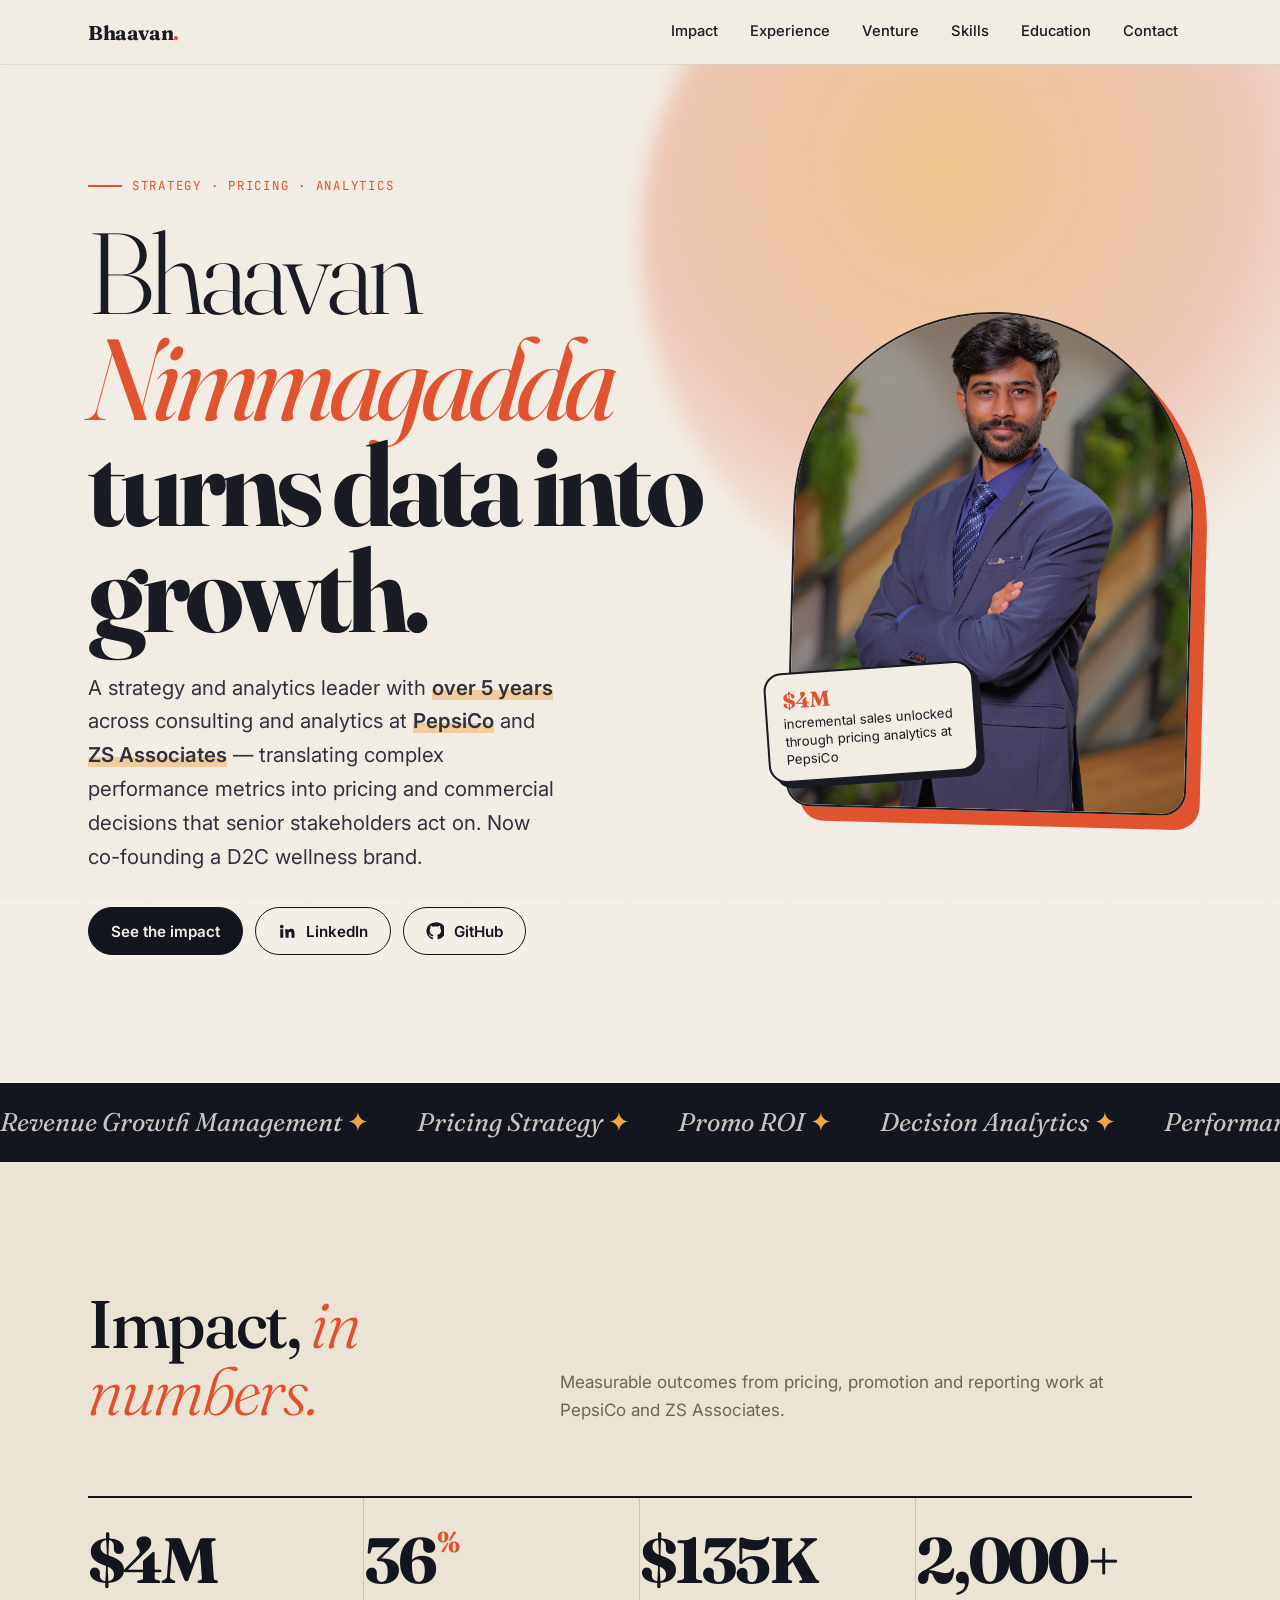
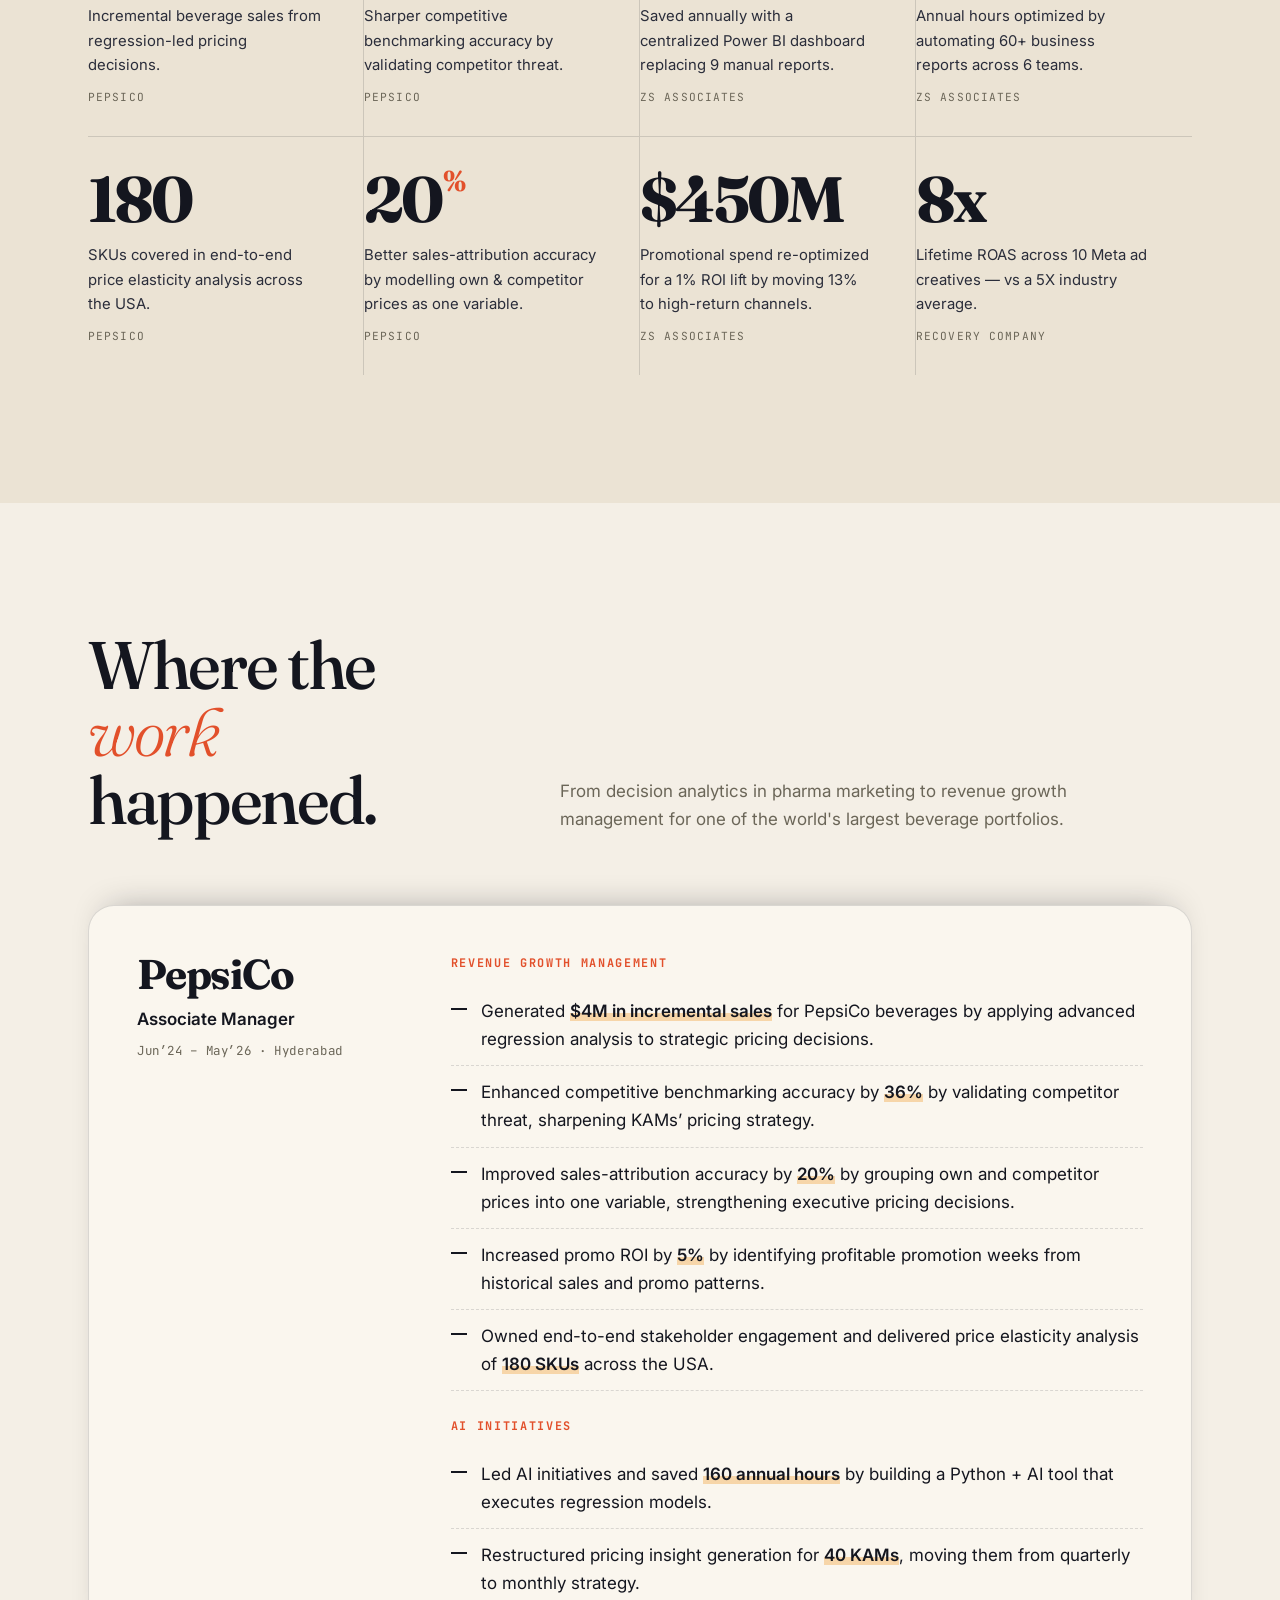
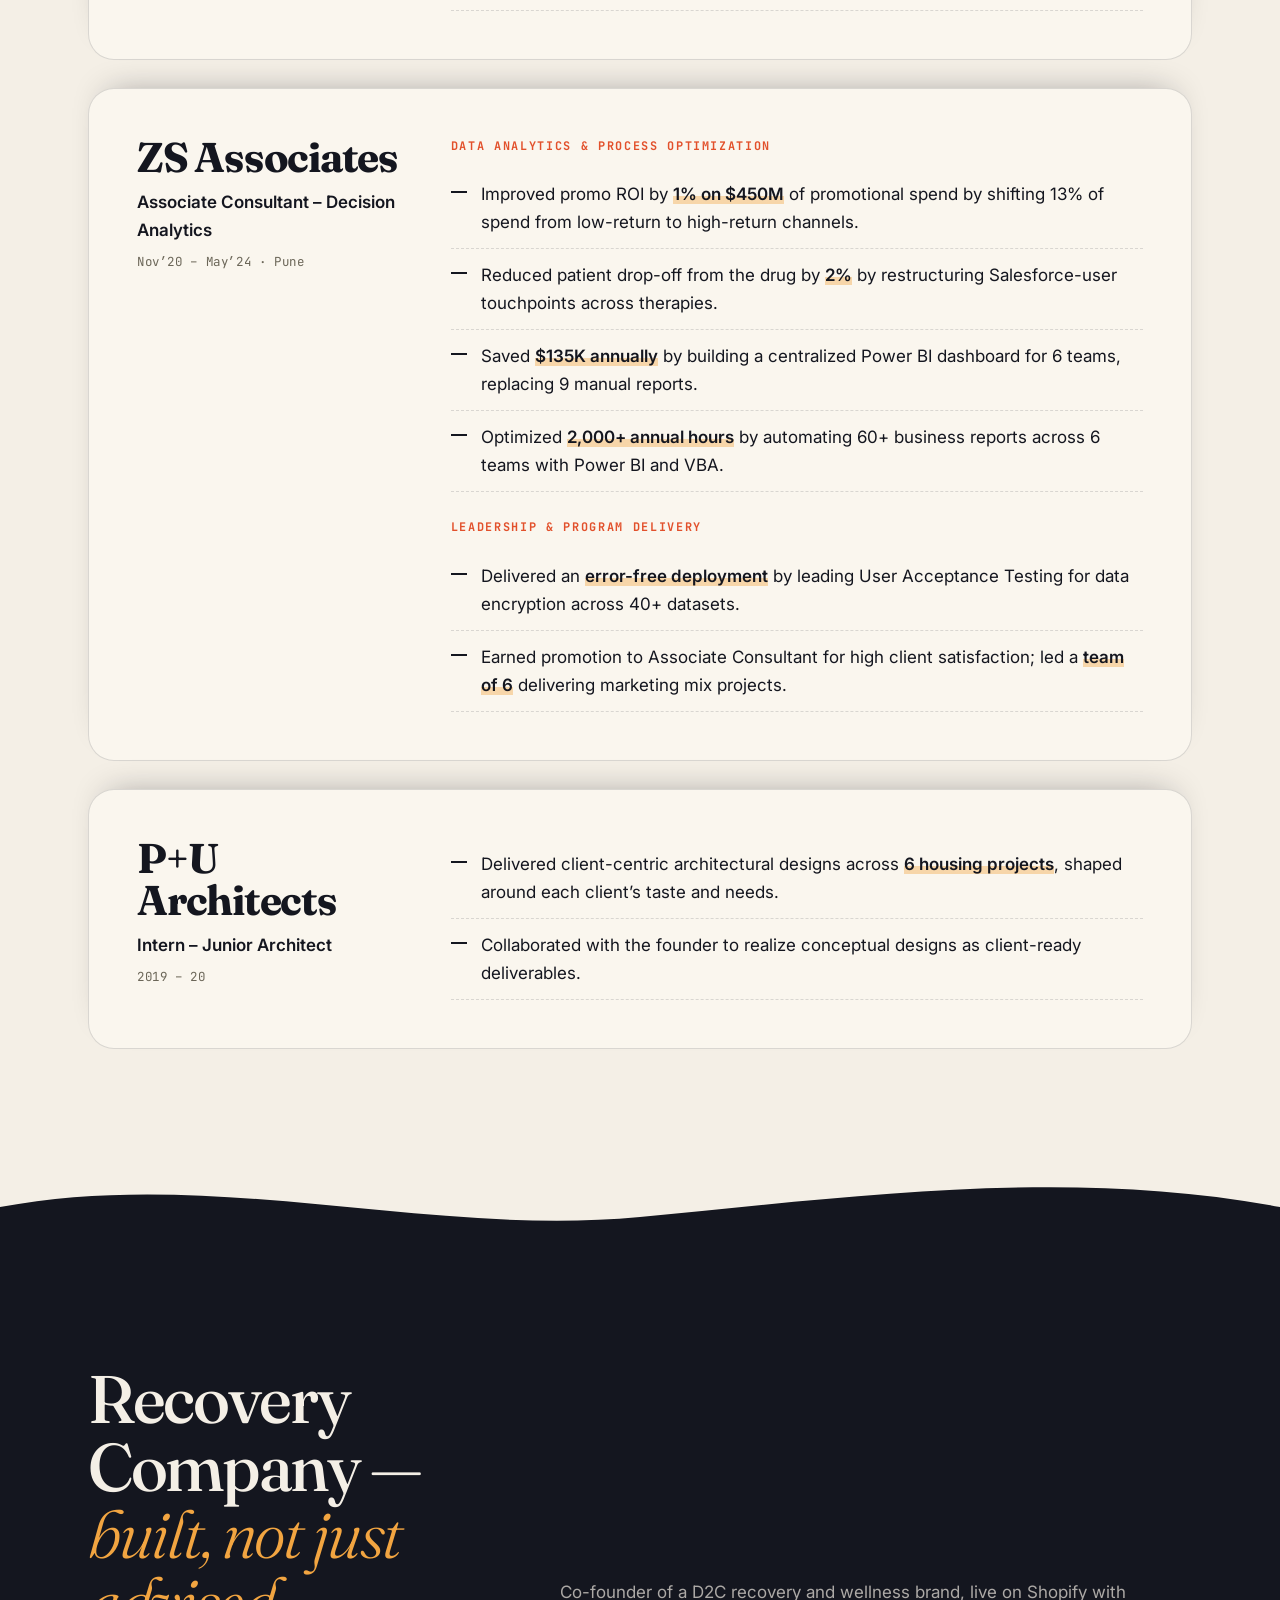
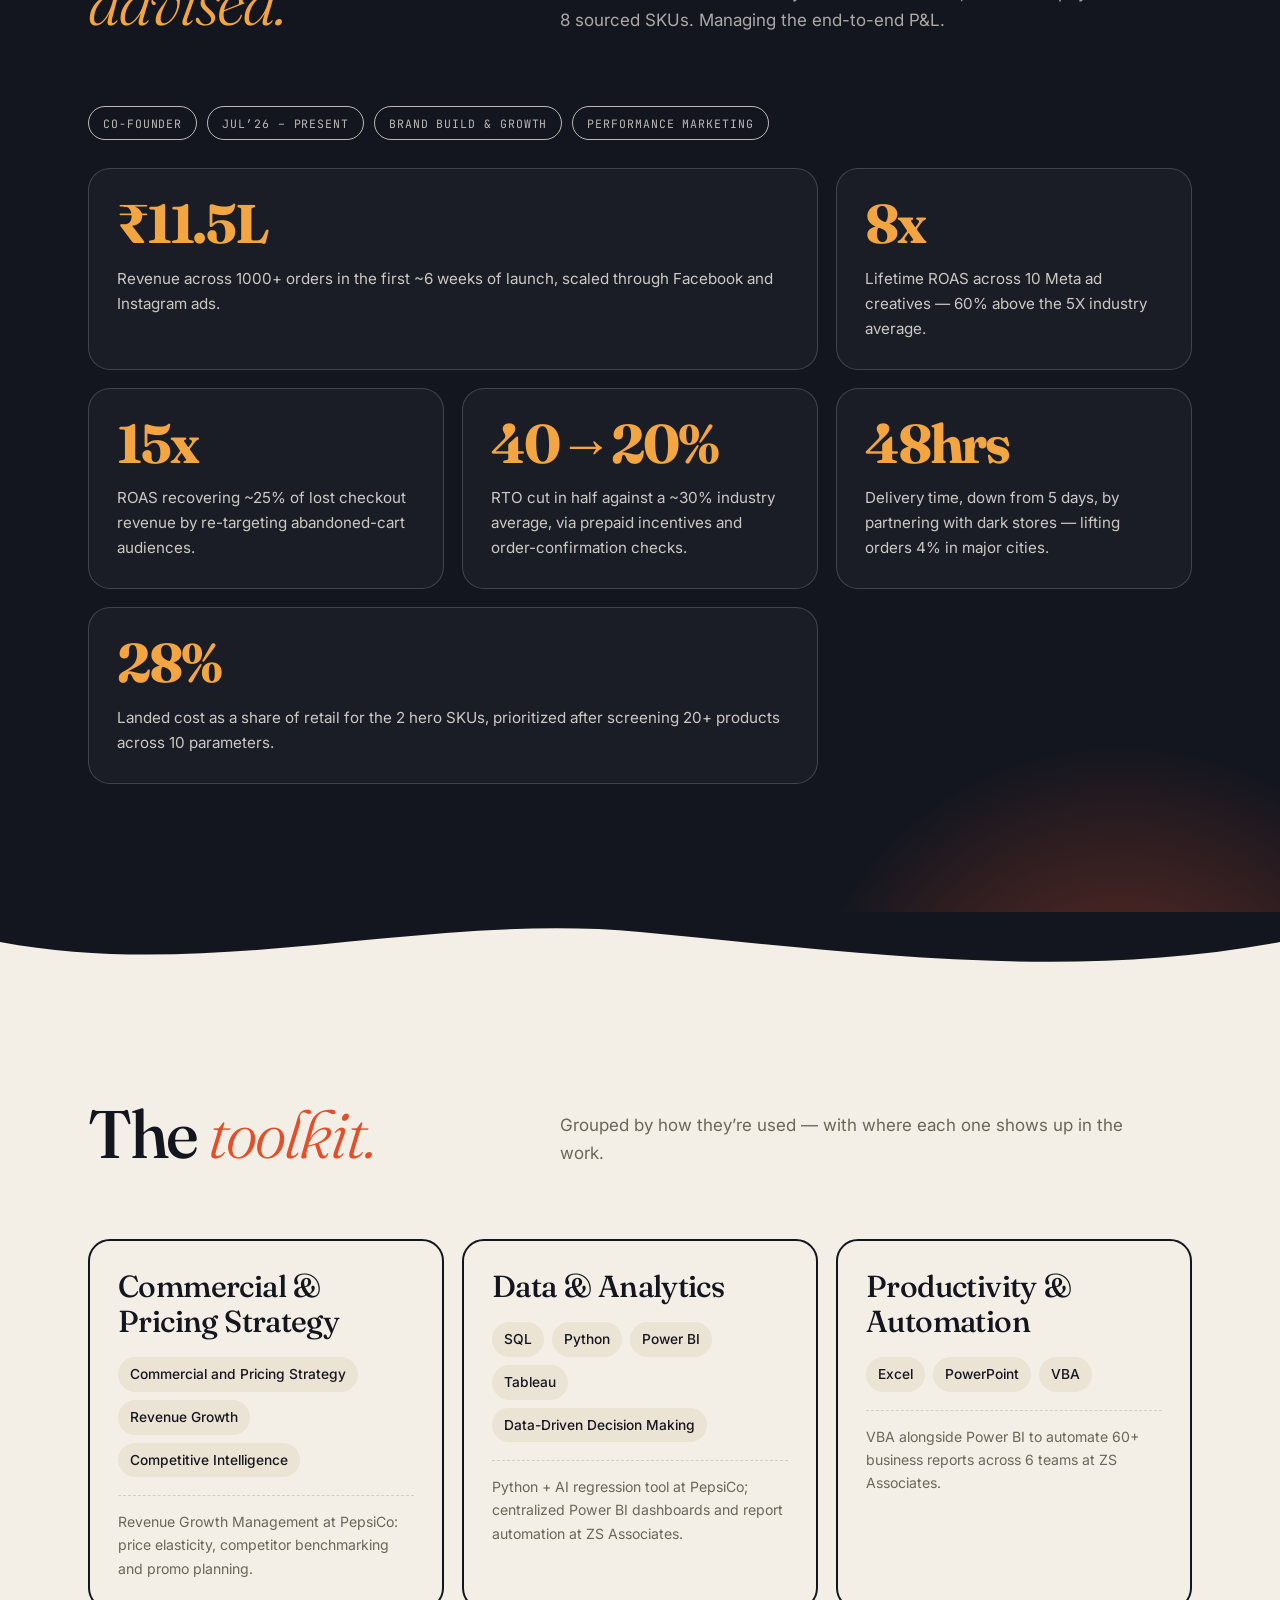
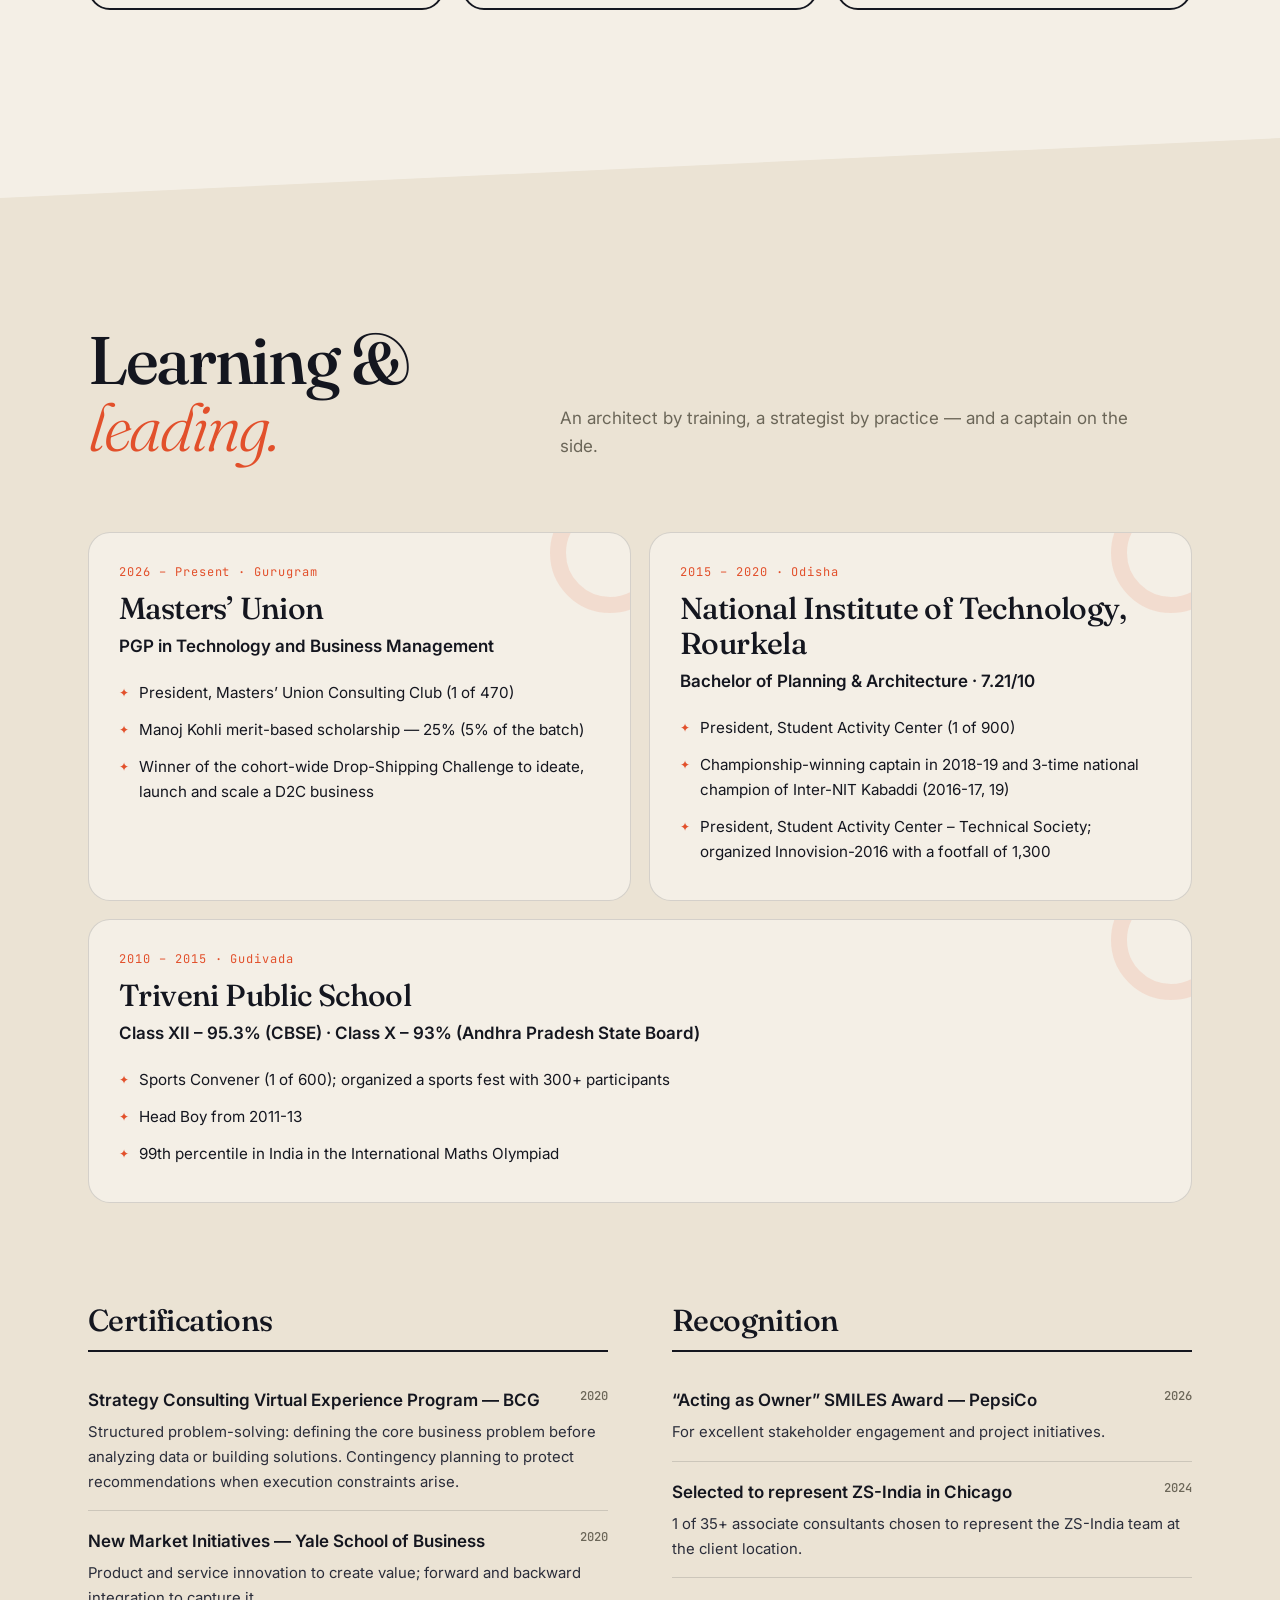
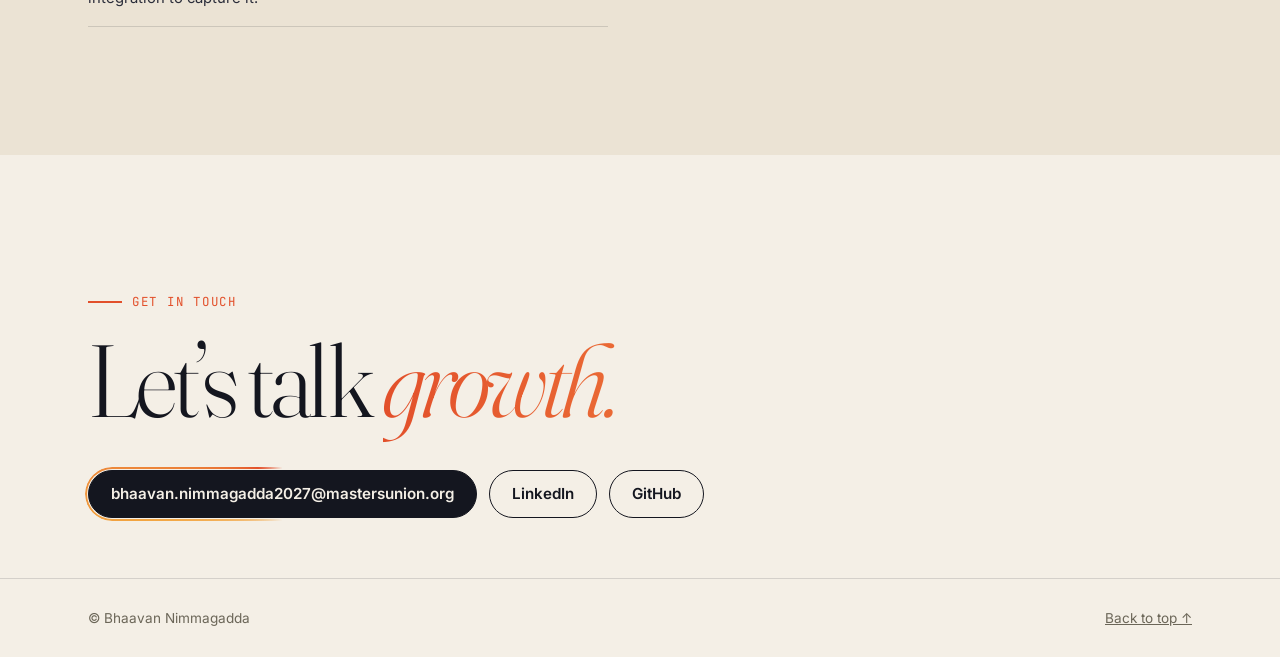
<file: shipfolio/index.html>
<!DOCTYPE html><html lang="en"><head>
<meta charset="utf-8">
<meta name="viewport" content="width=device-width, initial-scale=1">
<title>Bhaavan Nimmagadda — Strategy &amp; Analytics</title>
<meta name="description" content="Bhaavan Nimmagadda — strategy and analytics leader with over 5 years in consulting and analytics at PepsiCo and ZS Associates, and co-founder of Recovery Company.">
<link rel="preconnect" href="https://fonts.googleapis.com">
<link rel="preconnect" href="https://fonts.gstatic.com" crossorigin="">
<link href="https://fonts.googleapis.com/css2?family=Fraunces:ital,opsz,wght@0,9..144,300;0,9..144,500;0,9..144,700;1,9..144,400&amp;family=Inter:wght@400;500;600&amp;family=JetBrains+Mono:wght@500&amp;display=swap" rel="stylesheet">
<style>
*,*::before,*::after{box-sizing:border-box;margin:0;padding:0}
:root{
  --ink:#14161f;--ink-2:#2a2d3a;--paper:#f4efe6;--paper-2:#ebe3d4;
  --accent:#e2502b;--accent-2:#f2a541;--muted:#6b6658;--line:rgba(20,22,31,.14);
  --display:"Fraunces",Georgia,serif;--body:"Inter",system-ui,sans-serif;--mono:"JetBrains Mono",ui-monospace,monospace;
}
html{scroll-behavior:smooth}
body{font-family:var(--body);font-size:17px;line-height:1.65;color:var(--ink);background:var(--paper);overflow-x:hidden;overflow-wrap:anywhere}
body::before{content:"";position:fixed;inset:0;pointer-events:none;z-index:100;opacity:.07;
  background-image:url("data:image/svg+xml,%3Csvg xmlns='http://www.w3.org/2000/svg' width='160' height='160'%3E%3Cfilter id='n'%3E%3CfeTurbulence type='fractalNoise' baseFrequency='.85' numOctaves='3'/%3E%3C/filter%3E%3Crect width='100%25' height='100%25' filter='url(%23n)'/%3E%3C/svg%3E")}
img,svg,video{max-width:100%;height:auto;display:block}
a{color:inherit}
.wrap{width:100%;max-width:1200px;margin:0 auto;padding:0 clamp(20px,4vw,48px)}

/* NAV */
header{position:sticky;top:0;z-index:50;border-bottom:1px solid var(--line)}
header::before{content:"";position:absolute;inset:0;z-index:-1;background:rgba(244,239,230,.86);-webkit-backdrop-filter:blur(10px);backdrop-filter:blur(10px)}
.brand{font-family:var(--display);font-weight:700;font-size:1.25rem;text-decoration:none;letter-spacing:-.02em}
.nav{display:flex;align-items:center;justify-content:space-between;min-height:64px;gap:16px}
.brand span{color:var(--accent)}
.nav-links{display:flex;gap:4px;list-style:none;flex-wrap:wrap}
.nav-links a{display:inline-flex;align-items:center;min-height:44px;padding:0 14px;border-radius:999px;text-decoration:none;font-size:.92rem;font-weight:500;transition:background .25s,color .25s}
.nav-links a:hover{background:var(--ink);color:var(--paper)}
#menu-toggle{position:absolute;opacity:0;pointer-events:none}
.menu-btn{display:none;min-height:44px;min-width:44px;align-items:center;justify-content:center;border:1px solid var(--ink);border-radius:999px;padding:0 16px;font-weight:600;font-size:.9rem;cursor:pointer}

/* HERO */
.hero{position:relative;padding:clamp(48px,8vw,110px) 0 clamp(70px,10vw,130px);overflow:hidden}
.hero::after{content:"";position:absolute;right:-10%;top:-20%;width:60%;aspect-ratio:1;border-radius:50%;
  background:radial-gradient(circle at 40% 40%,rgba(242,165,65,.55),rgba(226,80,43,.25) 45%,transparent 70%);filter:blur(10px);z-index:0}
.hero-grid{position:relative;z-index:1;display:grid;grid-template-columns:1.35fr .9fr;gap:clamp(32px,5vw,72px);align-items:center}
.eyebrow{font-family:var(--mono);font-size:.78rem;letter-spacing:.14em;text-transform:uppercase;color:var(--accent);display:inline-flex;align-items:center;gap:10px}
.eyebrow::before{content:"";width:34px;height:2px;background:var(--accent)}
h1{font-family:var(--display);font-weight:300;font-size:clamp(3rem,9vw,7.4rem);line-height:.92;letter-spacing:-.045em;margin:22px 0 28px}
h1 em{font-style:italic;font-weight:400;color:var(--accent)}
h1 strong{font-weight:700;display:block}
.lede{font-size:clamp(1.08rem,1.6vw,1.3rem);max-width:36ch;color:var(--ink-2)}
.lede b{font-weight:600;background:linear-gradient(transparent 62%,rgba(242,165,65,.45) 62%)}
.cta{display:flex;flex-wrap:wrap;gap:12px;margin-top:34px}
.btn{display:inline-flex;align-items:center;gap:10px;min-height:48px;padding:0 22px;border-radius:999px;font-weight:600;font-size:.95rem;text-decoration:none;border:1.5px solid var(--ink);transition:transform .25s,background .25s,color .25s}
.btn:hover{transform:translateY(-3px)}
.btn.solid{background:var(--ink);color:var(--paper)}
.btn.solid:hover{background:var(--accent);border-color:var(--accent)}
.btn.ghost:hover{background:var(--ink);color:var(--paper)}
.btn svg{width:18px;height:18px}
.portrait{position:relative;justify-self:end;width:100%;max-width:400px;perspective:900px}
.portrait .frame{position:relative;border-radius:200px 200px 24px 24px;overflow:hidden;border:2px solid var(--ink);box-shadow:14px 14px 0 var(--accent);transform:rotate(1.5deg);transition:transform .6s cubic-bezier(.2,.8,.2,1),rotate .35s ease-out}
.portrait:hover .frame{transform:rotate(0) translateY(-6px)}
.portrait img{width:100%;aspect-ratio:4/5;object-fit:cover;filter:saturate(1.05) contrast(1.03)}
.badge{position:absolute;left:-26px;bottom:34px;background:var(--paper);border:2px solid var(--ink);border-radius:18px;padding:12px 16px;font-size:.82rem;line-height:1.35;max-width:210px;transform:rotate(-4deg);box-shadow:6px 6px 0 var(--ink)}
.badge b{display:block;font-family:var(--display);font-size:1.35rem;color:var(--accent)}
.fade{animation:rise .9s cubic-bezier(.2,.8,.2,1) both}
.d1{animation-delay:.08s}.d2{animation-delay:.18s}.d3{animation-delay:.3s}.d4{animation-delay:.42s}
@keyframes rise{from{opacity:0;transform:translateY(26px)}to{opacity:1;transform:none}}

/* MARQUEE */
.ticker{background:var(--ink);color:var(--paper);overflow:hidden;border-block:2px solid var(--ink)}
.ticker-track{display:flex;gap:48px;white-space:nowrap;padding:16px 0;animation:slide 38s linear infinite;width:max-content}
.ticker span{font-family:var(--display);font-style:italic;font-size:clamp(1.1rem,2.2vw,1.6rem)}
.ticker i{color:var(--accent-2);font-style:normal}
@keyframes slide{to{transform:translateX(-50%)}}

/* SECTIONS */
section{padding:clamp(70px,10vw,130px) 0;position:relative}
.sec-head{display:grid;grid-template-columns:minmax(0,.8fr) minmax(0,1.2fr);gap:clamp(20px,4vw,60px);align-items:end;margin-bottom:clamp(40px,6vw,72px)}
h2{font-family:var(--display);font-weight:500;font-size:clamp(2.2rem,5.4vw,4.2rem);line-height:1;letter-spacing:-.035em}
h2 em{color:var(--accent);font-weight:300}
.sec-head p{color:var(--muted);max-width:52ch}
h3{font-family:var(--display);font-weight:500;font-size:clamp(1.4rem,2.4vw,1.9rem);letter-spacing:-.02em;line-height:1.15}
.reveal{opacity:1}
@supports (animation-timeline: view()){
  .reveal{animation:rise linear both;animation-timeline:view();animation-range:entry 0% cover 28%}
}

/* IMPACT */
.impact{background:var(--paper-2)}
.stats{display:grid;grid-template-columns:repeat(4,minmax(0,1fr));border-top:2px solid var(--ink)}
.stat{padding:30px 24px 30px 0;border-right:1px solid var(--line);transition:background .3s}
.stat:last-child{border-right:0}
.stat:hover{background:rgba(226,80,43,.07)}
.stat .n{font-family:var(--display);font-weight:700;font-size:clamp(2.6rem,5vw,4.2rem);letter-spacing:-.05em;line-height:1;color:var(--ink)}
.stat .n sup{color:var(--accent);font-size:.45em;vertical-align:top;margin-left:2px}
.stat p{margin-top:12px;font-size:.93rem;color:var(--ink-2);max-width:26ch}
.stat small{display:block;margin-top:10px;font-family:var(--mono);font-size:.7rem;letter-spacing:.1em;text-transform:uppercase;color:var(--muted)}
.stats + .stats{border-top:1px solid var(--line)}

/* EXPERIENCE */
.role{display:grid;grid-template-columns:minmax(0,.55fr) minmax(0,1.45fr);gap:clamp(20px,4vw,64px);padding:clamp(34px,5vw,56px) 0;border-top:1px solid var(--line)}
.role:last-child{border-bottom:1px solid var(--line)}
.role-meta .co{font-family:var(--display);font-weight:700;font-size:clamp(1.8rem,3.4vw,2.6rem);letter-spacing:-.03em;line-height:1}
.role-meta .title{margin-top:10px;font-weight:600}
.role-meta .when{margin-top:8px;font-family:var(--mono);font-size:.78rem;color:var(--muted);letter-spacing:.05em}
.track{margin-top:26px}
.track:first-child{margin-top:0}
.track h4{font-family:var(--mono);font-size:.74rem;letter-spacing:.14em;text-transform:uppercase;color:var(--accent);margin-bottom:12px}
.track ul{list-style:none}
.track li{position:relative;padding:12px 0 12px 30px;border-bottom:1px dashed var(--line);transition:padding-left .3s}
.track li:hover{padding-left:38px}
.track li::before{content:"";position:absolute;left:0;top:23px;width:16px;height:2px;background:var(--ink);transition:width .3s,background .3s}
.track li:hover::before{width:24px;background:var(--accent)}
.track li b{font-weight:600;background:linear-gradient(transparent 62%,rgba(242,165,65,.4) 62%)}

/* VENTURE */
.venture{background:var(--ink);color:var(--paper);overflow:hidden}
.venture::before{content:"";position:absolute;inset:auto -15% -40% auto;width:55%;aspect-ratio:1;border-radius:50%;background:radial-gradient(circle,rgba(226,80,43,.45),transparent 65%)}
.venture h2 em{color:var(--accent-2)}
.venture .sec-head p{color:rgba(244,239,230,.68)}
.v-grid{position:relative;display:grid;grid-template-columns:repeat(3,minmax(0,1fr));gap:18px;perspective:1200px}
.v-card{position:relative;border:1px solid rgba(244,239,230,.18);border-radius:22px;padding:28px;background:rgba(244,239,230,.03);transition:transform .35s,border-color .35s,background .35s,rotate .35s ease-out}
.v-card:hover{transform:translateY(-6px) rotate(-.4deg);border-color:var(--accent-2);background:rgba(244,239,230,.06)}
.v-card .n{font-family:var(--display);font-weight:700;font-size:clamp(2.3rem,4.4vw,3.4rem);letter-spacing:-.04em;color:var(--accent-2);line-height:1}
.v-card p{margin-top:14px;color:rgba(244,239,230,.82);font-size:.95rem}
.v-card.wide{grid-column:span 2}
.v-meta{position:relative;display:flex;flex-wrap:wrap;gap:10px;margin-bottom:28px}
.chip{display:inline-flex;align-items:center;min-height:34px;padding:0 14px;border-radius:999px;border:1px solid currentColor;font-family:var(--mono);font-size:.72rem;letter-spacing:.08em;text-transform:uppercase}
.venture .chip{color:rgba(244,239,230,.75)}

/* SKILLS */
.skills-grid{display:grid;grid-template-columns:repeat(3,minmax(0,1fr));gap:18px}
.skill{border:2px solid var(--ink);border-radius:22px;padding:28px;background:var(--paper);transition:box-shadow .3s,transform .3s}
.skill:hover{transform:translate(-4px,-4px);box-shadow:8px 8px 0 var(--ink)}
.skill:nth-child(2):hover{box-shadow:8px 8px 0 var(--accent)}
.skill:nth-child(3):hover{box-shadow:8px 8px 0 var(--accent-2)}
.tags{display:flex;flex-wrap:wrap;gap:8px;margin:18px 0}
.tag{padding:6px 12px;border-radius:999px;background:var(--paper-2);font-size:.86rem;font-weight:500}
.skill .ev{font-size:.88rem;color:var(--muted);border-top:1px dashed var(--line);padding-top:14px}

/* EDUCATION + CREDENTIALS */
.edu{background:var(--paper-2)}
.edu-list{display:grid;grid-template-columns:repeat(2,minmax(0,1fr));gap:18px}
.edu-item{background:var(--paper);border-radius:22px;padding:30px;border:1px solid var(--line);position:relative;overflow:hidden}
.edu-item::after{content:"";position:absolute;right:-40px;top:-40px;width:120px;height:120px;border-radius:50%;border:16px solid rgba(226,80,43,.12);transition:transform .5s}
.edu-item:hover::after{transform:scale(1.4)}
.edu-item .when{font-family:var(--mono);font-size:.75rem;color:var(--accent);letter-spacing:.08em}
.edu-item h3{margin:8px 0 6px}
.edu-item .deg{font-weight:600;margin-bottom:14px}
.edu-item ul{list-style:none}
.edu-item li{padding:6px 0 6px 20px;position:relative;font-size:.95rem}
.edu-item li::before{content:"✦";position:absolute;left:0;color:var(--accent);font-size:.75rem;top:9px}
.edu-item.full{grid-column:1/-1}

.creds{display:grid;grid-template-columns:repeat(2,minmax(0,1fr));gap:clamp(30px,5vw,70px);margin-top:clamp(60px,8vw,100px)}
.creds h3{margin-bottom:18px;padding-bottom:12px;border-bottom:2px solid var(--ink)}
.cred{padding:16px 0;border-bottom:1px solid var(--line)}
.cred .top{display:flex;justify-content:space-between;gap:12px;flex-wrap:wrap;font-weight:600}
.cred .top span{font-family:var(--mono);font-size:.76rem;color:var(--muted);font-weight:500}
.cred p{font-size:.93rem;color:var(--ink-2);margin-top:6px}

/* DIVIDER */
.divider{display:block;width:100%;height:60px;color:var(--paper-2)}
.divider.dark{color:var(--ink)}

/* CONTACT */
.contact{text-align:left;padding-bottom:60px}
.big{font-family:var(--display);font-weight:300;font-size:clamp(2.6rem,8vw,6.6rem);line-height:.95;letter-spacing:-.045em}
.big em{color:var(--accent)}
.contact .cta{margin-top:40px}
footer{border-top:1px solid var(--line);padding:28px 0;font-size:.85rem;color:var(--muted)}
footer .wrap{display:flex;justify-content:space-between;gap:12px;flex-wrap:wrap}

/* TEXT ANIMATIONS — ported from React Bits (SplitText, BlurText, ScrollFloat, ShinyText, GradientText, DecryptedText, CountUp), tuned for a subtle feel */
.rb-word{display:inline-block;white-space:nowrap}
.rb-char{display:inline-block}
.rb-on .rb-split .rb-char{opacity:0;transform:translateY(14px);transition:opacity .5s ease-out var(--d),transform .5s cubic-bezier(.215,.61,.355,1) var(--d)}
.rb-on .rb-split.rb-in .rb-char{opacity:1;transform:none}
.rb-on .rb-blur .rb-word{opacity:0;filter:blur(4px);transform:translateY(6px)}
.rb-on .rb-blur.rb-in .rb-word{animation:rbBlur .6s ease-out var(--d) forwards}
@keyframes rbBlur{to{opacity:1;filter:blur(0);transform:none}}
.rb-on .rb-float .rb-char{opacity:0;transform:translateY(.3em);transition:opacity .6s ease-out var(--d),transform .6s cubic-bezier(.215,.61,.355,1) var(--d)}
.rb-on .rb-float.rb-in .rb-char{opacity:1;transform:none}
.rb-shiny{color:rgba(244,239,230,.8);background:linear-gradient(120deg,rgba(255,255,255,0) 42%,rgba(255,255,255,.45) 50%,rgba(255,255,255,0) 58%);background-size:200% 100%;-webkit-background-clip:text;background-clip:text;animation:rbShine 9s linear infinite}
.rb-shiny i{-webkit-text-fill-color:var(--accent-2)}
@keyframes rbShine{from{background-position:100% 0}to{background-position:-100% 0}}
.rb-gradient{background:linear-gradient(90deg,var(--accent),#ea6a35,var(--accent));background-size:200% 100%;-webkit-background-clip:text;background-clip:text;color:transparent;-webkit-text-fill-color:transparent;animation:rbGrad 14s linear infinite;padding-right:.08em}
@keyframes rbGrad{from{background-position:0% 50%}to{background-position:200% 50%}}
.stat .n,.v-card .n{font-variant-numeric:tabular-nums}

/* UI COMPONENTS — ported from Skiper UI (scroll progress, progressive blur, text roll navigation, card stack scroll) and daisyUI (hover 3D, aura) */
.progress{position:fixed;top:0;left:0;right:0;height:3px;z-index:70;background:linear-gradient(90deg,var(--accent),var(--accent-2));transform:scaleX(0);transform-origin:0 50%;pointer-events:none}
header::after{content:"";position:absolute;left:0;right:0;top:100%;height:28px;pointer-events:none;-webkit-backdrop-filter:blur(6px);backdrop-filter:blur(6px);-webkit-mask-image:linear-gradient(to bottom,#000 10%,transparent);mask-image:linear-gradient(to bottom,#000 10%,transparent)}
.roll{display:inline-block;position:relative;overflow:hidden;line-height:1.35}
.roll .r1,.roll .r2{display:block;white-space:nowrap}
.roll .r2{position:absolute;left:0;top:100%}
.roll .ch{display:inline-block;transition:transform .42s cubic-bezier(.65,0,.35,1) var(--d)}
.nav-links a:hover .ch,.nav-links a:focus-visible .ch{transform:translateY(-100%)}
.stacked .role{position:sticky;background:#faf6ee;border:1px solid var(--line);border-radius:26px;padding:clamp(26px,4vw,48px);margin-bottom:28px;box-shadow:0 -14px 34px -22px rgba(20,22,31,.45);transform-origin:50% 0}
.stacked .role:last-child{margin-bottom:0;border-bottom:1px solid var(--line)}
.glare::after{content:"";position:absolute;inset:0;border-radius:inherit;pointer-events:none;background:radial-gradient(circle at var(--gx,50%) var(--gy,50%),rgba(255,255,255,.3),transparent 60%);opacity:var(--go,0);transition:opacity .4s}
@property --aura{syntax:'<angle>';inherits:false;initial-value:0deg}
.aura{position:relative;animation:auraGlow 3.2s ease-in-out infinite}
.aura::before{content:"";position:absolute;inset:-4px;border-radius:inherit;padding:2px;pointer-events:none;background:conic-gradient(from var(--aura),transparent 0 50%,var(--accent-2) 72%,var(--accent) 88%,transparent);-webkit-mask:linear-gradient(#000 0 0) content-box,linear-gradient(#000 0 0);-webkit-mask-composite:xor;mask-composite:exclude;animation:auraSpin 4s linear infinite}
@keyframes auraSpin{to{--aura:360deg}}
@keyframes auraGlow{0%,100%{box-shadow:0 0 0 0 rgba(226,80,43,0)}50%{box-shadow:0 0 24px 2px rgba(226,80,43,.3)}}

/* RESPONSIVE */
@media (max-width:980px){
  .stats{grid-template-columns:repeat(2,minmax(0,1fr))}
  .stat:nth-child(2){border-right:0}
  .stat{border-bottom:1px solid var(--line)}
  .skills-grid{grid-template-columns:1fr 1fr}
  .v-grid{grid-template-columns:1fr 1fr}
}
@media (max-width:768px){
  .menu-btn{display:inline-flex}
  .nav{flex-wrap:wrap}
  .nav-links{display:none;width:100%;flex-direction:column;padding:6px 0 14px}
  #menu-toggle:checked ~ .nav-links{display:flex}
  .hero-grid{grid-template-columns:1fr}
  .portrait{justify-self:start;max-width:320px;order:-1;margin-left:24px}
  .badge{left:-20px}
  .sec-head,.role,.creds{grid-template-columns:1fr}
  .edu-list{grid-template-columns:1fr}
  .skills-grid{grid-template-columns:1fr}
  .v-card.wide{grid-column:auto}
  .v-grid{grid-template-columns:1fr}
}
@media (max-width:480px){
  body{font-size:16px}
  .stats{grid-template-columns:1fr}
  .stat{border-right:0;padding-right:0}
  .portrait{max-width:260px;margin-left:20px}
  .badge{max-width:170px;padding:10px 12px}
  .btn{width:100%;justify-content:center}
}
@media (prefers-reduced-motion:reduce){
  *,*::before,*::after{animation:none!important;transition:none!important}
}
</style>
<style data-shipfolio-guard="">img,video,canvas,svg{max-width:100%}html,body{overflow-x:clip}</style></head>
<body>
<div class="progress" aria-hidden="true"></div>

<header>
  <nav class="wrap nav" aria-label="Main">
    <a class="brand" href="#top">Bhaavan<span>.</span></a>
    <input type="checkbox" id="menu-toggle" aria-label="Toggle menu">
    <label class="menu-btn" for="menu-toggle">Menu</label>
    <ul class="nav-links">
      <li><a href="#impact">Impact</a></li>
      <li><a href="#experience">Experience</a></li>
      <li><a href="#venture">Venture</a></li>
      <li><a href="#skills">Skills</a></li>
      <li><a href="#education">Education</a></li>
      <li><a href="#contact">Contact</a></li>
    </ul>
  </nav>
</header>

<main id="top">
  <section class="hero" aria-labelledby="hero-title">
    <div class="wrap hero-grid">
      <div>
        <span class="eyebrow fade">Strategy · Pricing · Analytics</span>
        <h1 id="hero-title" class="fade d1">Bhaavan <em>Nimmagadda</em><strong>turns data into growth.</strong></h1>
        <p class="lede fade d2">A strategy and analytics leader with <b>over 5 years</b> across consulting and analytics at <b>PepsiCo</b> and <b>ZS Associates</b> — translating complex performance metrics into pricing and commercial decisions that senior stakeholders act on. Now co-founding a D2C wellness brand.</p>
        <div class="cta fade d3">
          <a class="btn solid" href="#impact">See the impact</a>
          <a class="btn ghost" href="http://www.linkedin.com/in/bhaavan-nimmagadda" target="_blank" rel="noopener noreferrer">
            <svg viewBox="0 0 24 24" fill="currentColor" aria-hidden="true"><path d="M4.98 3.5a2.5 2.5 0 1 1 0 5 2.5 2.5 0 0 1 0-5zM3 9.5h4V21H3zM9.5 9.5h3.8v1.6h.1c.5-1 1.8-2 3.8-2 4 0 4.8 2.6 4.8 6V21h-4v-5.2c0-1.2 0-2.9-1.8-2.9s-2 1.4-2 2.8V21h-4z"></path></svg>
            LinkedIn</a>
          <a class="btn ghost" href="https://github.com/bhaavannimmagadda2027-commits" target="_blank" rel="noopener noreferrer">
            <svg viewBox="0 0 24 24" fill="currentColor" aria-hidden="true"><path d="M12 .5a11.5 11.5 0 0 0-3.6 22.4c.6.1.8-.3.8-.6v-2c-3.2.7-3.9-1.5-3.9-1.5-.5-1.3-1.3-1.7-1.3-1.7-1-.7.1-.7.1-.7 1.2.1 1.8 1.2 1.8 1.2 1 1.8 2.8 1.3 3.5 1 .1-.8.4-1.3.7-1.6-2.6-.3-5.3-1.3-5.3-5.7 0-1.3.5-2.3 1.2-3.1-.1-.3-.5-1.5.1-3.2 0 0 1-.3 3.3 1.2a11.4 11.4 0 0 1 6 0c2.3-1.5 3.3-1.2 3.3-1.2.6 1.7.2 2.9.1 3.2.8.8 1.2 1.8 1.2 3.1 0 4.4-2.7 5.4-5.3 5.7.4.4.8 1.1.8 2.2v3.3c0 .3.2.7.8.6A11.5 11.5 0 0 0 12 .5z"></path></svg>
            GitHub</a>
        </div>
      </div>
      <figure class="portrait fade d4">
        <div class="frame">
          <img src="assets/headshot.jpg" alt="Portrait of Bhaavan Nimmagadda" width="400" height="500">
        </div>
        <figcaption class="badge"><b>$4M</b>incremental sales unlocked through pricing analytics at PepsiCo</figcaption>
      </figure>
    </div>
  </section>

  <div class="ticker" aria-hidden="true">
    <div class="ticker-track">
      <span>Revenue Growth Management <i>✦</i></span><span>Pricing Strategy <i>✦</i></span><span>Promo ROI <i>✦</i></span><span>Decision Analytics <i>✦</i></span><span>Performance Marketing <i>✦</i></span><span>D2C Unit Economics <i>✦</i></span>
      <span>Revenue Growth Management <i>✦</i></span><span>Pricing Strategy <i>✦</i></span><span>Promo ROI <i>✦</i></span><span>Decision Analytics <i>✦</i></span><span>Performance Marketing <i>✦</i></span><span>D2C Unit Economics <i>✦</i></span>
    </div>
  </div>

  <section class="impact" id="impact" aria-labelledby="impact-title">
    <div class="wrap">
      <div class="sec-head reveal">
        <h2 id="impact-title">Impact, <em>in numbers.</em></h2>
        <p>Measurable outcomes from pricing, promotion and reporting work at PepsiCo and ZS Associates.</p>
      </div>
      <div class="stats reveal">
        <div class="stat"><div class="n">$4M</div><p>Incremental beverage sales from regression-led pricing decisions.</p><small>PepsiCo</small></div>
        <div class="stat"><div class="n">36<sup>%</sup></div><p>Sharper competitive benchmarking accuracy by validating competitor threat.</p><small>PepsiCo</small></div>
        <div class="stat"><div class="n">$135K</div><p>Saved annually with a centralized Power BI dashboard replacing 9 manual reports.</p><small>ZS Associates</small></div>
        <div class="stat"><div class="n">2,000+</div><p>Annual hours optimized by automating 60+ business reports across 6 teams.</p><small>ZS Associates</small></div>
      </div>
      <div class="stats reveal">
        <div class="stat"><div class="n">180</div><p>SKUs covered in end-to-end price elasticity analysis across the USA.</p><small>PepsiCo</small></div>
        <div class="stat"><div class="n">20<sup>%</sup></div><p>Better sales-attribution accuracy by modelling own &amp; competitor prices as one variable.</p><small>PepsiCo</small></div>
        <div class="stat"><div class="n">$450M</div><p>Promotional spend re-optimized for a 1% ROI lift by moving 13% to high-return channels.</p><small>ZS Associates</small></div>
        <div class="stat"><div class="n">8x</div><p>Lifetime ROAS across 10 Meta ad creatives — vs a 5X industry average.</p><small>Recovery Company</small></div>
      </div>
    </div>
  </section>

  <section id="experience" aria-labelledby="exp-title">
    <div class="wrap">
      <div class="sec-head reveal">
        <h2 id="exp-title">Where the <em>work</em> happened.</h2>
        <p>From decision analytics in pharma marketing to revenue growth management for one of the world's largest beverage portfolios.</p>
      </div>

      <article class="role reveal">
        <div class="role-meta">
          <h3 class="co">PepsiCo</h3>
          <p class="title">Associate Manager</p>
          <p class="when">Jun’24 – May’26 · Hyderabad</p>
        </div>
        <div>
          <div class="track">
            <h4>Revenue Growth Management</h4>
            <ul>
              <li>Generated <b>$4M in incremental sales</b> for PepsiCo beverages by applying advanced regression analysis to strategic pricing decisions.</li>
              <li>Enhanced competitive benchmarking accuracy by <b>36%</b> by validating competitor threat, sharpening KAMs’ pricing strategy.</li>
              <li>Improved sales-attribution accuracy by <b>20%</b> by grouping own and competitor prices into one variable, strengthening executive pricing decisions.</li>
              <li>Increased promo ROI by <b>5%</b> by identifying profitable promotion weeks from historical sales and promo patterns.</li>
              <li>Owned end-to-end stakeholder engagement and delivered price elasticity analysis of <b>180 SKUs</b> across the USA.</li>
            </ul>
          </div>
          <div class="track">
            <h4>AI Initiatives</h4>
            <ul>
              <li>Led AI initiatives and saved <b>160 annual hours</b> by building a Python + AI tool that executes regression models.</li>
              <li>Restructured pricing insight generation for <b>40 KAMs</b>, moving them from quarterly to monthly strategy.</li>
            </ul>
          </div>
        </div>
      </article>

      <article class="role reveal">
        <div class="role-meta">
          <h3 class="co">ZS Associates</h3>
          <p class="title">Associate Consultant – Decision Analytics</p>
          <p class="when">Nov’20 – May’24 · Pune</p>
        </div>
        <div>
          <div class="track">
            <h4>Data Analytics &amp; Process Optimization</h4>
            <ul>
              <li>Improved promo ROI by <b>1% on $450M</b> of promotional spend by shifting 13% of spend from low-return to high-return channels.</li>
              <li>Reduced patient drop-off from the drug by <b>2%</b> by restructuring Salesforce-user touchpoints across therapies.</li>
              <li>Saved <b>$135K annually</b> by building a centralized Power BI dashboard for 6 teams, replacing 9 manual reports.</li>
              <li>Optimized <b>2,000+ annual hours</b> by automating 60+ business reports across 6 teams with Power BI and VBA.</li>
            </ul>
          </div>
          <div class="track">
            <h4>Leadership &amp; Program Delivery</h4>
            <ul>
              <li>Delivered an <b>error-free deployment</b> by leading User Acceptance Testing for data encryption across 40+ datasets.</li>
              <li>Earned promotion to Associate Consultant for high client satisfaction; led a <b>team of 6</b> delivering marketing mix projects.</li>
            </ul>
          </div>
        </div>
      </article>

      <article class="role reveal">
        <div class="role-meta">
          <h3 class="co">P+U Architects</h3>
          <p class="title">Intern – Junior Architect</p>
          <p class="when">2019 – 20</p>
        </div>
        <div>
          <div class="track">
            <ul>
              <li>Delivered client-centric architectural designs across <b>6 housing projects</b>, shaped around each client’s taste and needs.</li>
              <li>Collaborated with the founder to realize conceptual designs as client-ready deliverables.</li>
            </ul>
          </div>
        </div>
      </article>
    </div>
  </section>

  <svg class="divider dark" viewBox="0 0 1440 60" preserveAspectRatio="none" aria-hidden="true"><path fill="currentColor" d="M0 60V30c240-40 480 30 720 10s480-50 720-10v30z"></path></svg>
  <section class="venture" id="venture" aria-labelledby="venture-title">
    <div class="wrap">
      <div class="sec-head reveal">
        <h2 id="venture-title">Recovery Company — <em>built, not just advised.</em></h2>
        <p>Co-founder of a D2C recovery and wellness brand, live on Shopify with 8 sourced SKUs. Managing the end-to-end P&amp;L.</p>
      </div>
      <div class="v-meta reveal">
        <span class="chip">Co-Founder</span><span class="chip">Jul’26 – Present</span><span class="chip">Brand Build &amp; Growth</span><span class="chip">Performance Marketing</span>
      </div>
      <div class="v-grid">
        <div class="v-card wide reveal"><div class="n">₹11.5L</div><p>Revenue across 1000+ orders in the first ~6 weeks of launch, scaled through Facebook and Instagram ads.</p></div>
        <div class="v-card reveal"><div class="n">8x</div><p>Lifetime ROAS across 10 Meta ad creatives — 60% above the 5X industry average.</p></div>
        <div class="v-card reveal"><div class="n">15x</div><p>ROAS recovering ~25% of lost checkout revenue by re-targeting abandoned-cart audiences.</p></div>
        <div class="v-card reveal"><div class="n">40→20%</div><p>RTO cut in half against a ~30% industry average, via prepaid incentives and order-confirmation checks.</p></div>
        <div class="v-card reveal"><div class="n">48hrs</div><p>Delivery time, down from 5 days, by partnering with dark stores — lifting orders 4% in major cities.</p></div>
        <div class="v-card wide reveal"><div class="n">28%</div><p>Landed cost as a share of retail for the 2 hero SKUs, prioritized after screening 20+ products across 10 parameters.</p></div>
      </div>
    </div>
  </section>
  <svg class="divider dark" viewBox="0 0 1440 60" preserveAspectRatio="none" aria-hidden="true" style="transform:scaleY(-1)"><path fill="currentColor" d="M0 60V30c240-40 480 30 720 10s480-50 720-10v30z"></path></svg>

  <section id="skills" aria-labelledby="skills-title">
    <div class="wrap">
      <div class="sec-head reveal">
        <h2 id="skills-title">The <em>toolkit.</em></h2>
        <p>Grouped by how they’re used — with where each one shows up in the work.</p>
      </div>
      <div class="skills-grid">
        <div class="skill reveal">
          <h3>Commercial &amp; Pricing Strategy</h3>
          <div class="tags"><span class="tag">Commercial and Pricing Strategy</span><span class="tag">Revenue Growth</span><span class="tag">Competitive Intelligence</span></div>
          <p class="ev">Revenue Growth Management at PepsiCo: price elasticity, competitor benchmarking and promo planning.</p>
        </div>
        <div class="skill reveal">
          <h3>Data &amp; Analytics</h3>
          <div class="tags"><span class="tag">SQL</span><span class="tag">Python</span><span class="tag">Power BI</span><span class="tag">Tableau</span><span class="tag">Data-Driven Decision Making</span></div>
          <p class="ev">Python + AI regression tool at PepsiCo; centralized Power BI dashboards and report automation at ZS Associates.</p>
        </div>
        <div class="skill reveal">
          <h3>Productivity &amp; Automation</h3>
          <div class="tags"><span class="tag">Excel</span><span class="tag">PowerPoint</span><span class="tag">VBA</span></div>
          <p class="ev">VBA alongside Power BI to automate 60+ business reports across 6 teams at ZS Associates.</p>
        </div>
      </div>
    </div>
  </section>

  <svg class="divider" viewBox="0 0 1440 60" preserveAspectRatio="none" aria-hidden="true"><path fill="currentColor" d="M0 60L1440 0v60z"></path></svg>
  <section class="edu" id="education" aria-labelledby="edu-title">
    <div class="wrap">
      <div class="sec-head reveal">
        <h2 id="edu-title">Learning &amp; <em>leading.</em></h2>
        <p>An architect by training, a strategist by practice — and a captain on the side.</p>
      </div>
      <div class="edu-list">
        <article class="edu-item reveal">
          <p class="when">2026 – Present · Gurugram</p>
          <h3>Masters’ Union</h3>
          <p class="deg">PGP in Technology and Business Management</p>
          <ul>
            <li>President, Masters’ Union Consulting Club (1 of 470)</li>
            <li>Manoj Kohli merit-based scholarship — 25% (5% of the batch)</li>
            <li>Winner of the cohort-wide Drop-Shipping Challenge to ideate, launch and scale a D2C business</li>
          </ul>
        </article>
        <article class="edu-item reveal">
          <p class="when">2015 – 2020 · Odisha</p>
          <h3>National Institute of Technology, Rourkela</h3>
          <p class="deg">Bachelor of Planning &amp; Architecture · 7.21/10</p>
          <ul>
            <li>President, Student Activity Center (1 of 900)</li>
            <li>Championship-winning captain in 2018-19 and 3-time national champion of Inter-NIT Kabaddi (2016-17, 19)</li>
            <li>President, Student Activity Center – Technical Society; organized Innovision-2016 with a footfall of 1,300</li>
          </ul>
        </article>
        <article class="edu-item full reveal">
          <p class="when">2010 – 2015 · Gudivada</p>
          <h3>Triveni Public School</h3>
          <p class="deg">Class XII – 95.3% (CBSE) · Class X – 93% (Andhra Pradesh State Board)</p>
          <ul>
            <li>Sports Convener (1 of 600); organized a sports fest with 300+ participants</li>
            <li>Head Boy from 2011-13</li>
            <li>99th percentile in India in the International Maths Olympiad</li>
          </ul>
        </article>
      </div>

      <div class="creds">
        <div class="reveal">
          <h3>Certifications</h3>
          <div class="cred">
            <div class="top">Strategy Consulting Virtual Experience Program — BCG <span>2020</span></div>
            <p>Structured problem-solving: defining the core business problem before analyzing data or building solutions. Contingency planning to protect recommendations when execution constraints arise.</p>
          </div>
          <div class="cred">
            <div class="top">New Market Initiatives — Yale School of Business <span>2020</span></div>
            <p>Product and service innovation to create value; forward and backward integration to capture it.</p>
          </div>
        </div>
        <div class="reveal">
          <h3>Recognition</h3>
          <div class="cred">
            <div class="top">“Acting as Owner” SMILES Award — PepsiCo <span>2026</span></div>
            <p>For excellent stakeholder engagement and project initiatives.</p>
          </div>
          <div class="cred">
            <div class="top">Selected to represent ZS-India in Chicago <span>2024</span></div>
            <p>1 of 35+ associate consultants chosen to represent the ZS-India team at the client location.</p>
          </div>
        </div>
      </div>
    </div>
  </section>

  <section class="contact" id="contact" aria-labelledby="contact-title">
    <div class="wrap">
      <span class="eyebrow">Get in touch</span>
      <h2 id="contact-title" class="big reveal" style="margin-top:20px">Let’s talk <em>growth.</em></h2>
      <div class="cta">
        <a class="btn solid aura" href="mailto:bhaavan.nimmagadda2027@mastersunion.org">bhaavan.nimmagadda2027@mastersunion.org</a>
        <a class="btn ghost" href="http://www.linkedin.com/in/bhaavan-nimmagadda" target="_blank" rel="noopener noreferrer">LinkedIn</a>
        <a class="btn ghost" href="https://github.com/bhaavannimmagadda2027-commits" target="_blank" rel="noopener noreferrer">GitHub</a>
      </div>
    </div>
  </section>
</main>

<footer>
  <div class="wrap">
    <span>© Bhaavan Nimmagadda</span>
    <a href="#top">Back to top ↑</a>
  </div>
</footer>

<script>
/* Text animations ported from React Bits (reactbits.dev): SplitText, BlurText, DecryptedText, ScrollFloat, CountUp, ShinyText, GradientText — tuned for a subtle feel */
(function(){
  var reduce=window.matchMedia&&matchMedia('(prefers-reduced-motion: reduce)').matches;
  if(reduce)return;
  var root=document.documentElement;root.classList.add('rb-on');
  var jobs=[];
  function textNodes(el){var out=[],w=document.createTreeWalker(el,NodeFilter.SHOW_TEXT,null);var n;while((n=w.nextNode()))if(n.nodeValue.trim())out.push(n);return out;}
  function split(el,mode,step){
    el.setAttribute('aria-label',el.textContent.replace(/\s+/g,' ').trim());
    var i=0;
    textNodes(el).forEach(function(tn){
      var frag=document.createDocumentFragment();
      tn.nodeValue.split(/(\s+)/).forEach(function(part){
        if(!part)return;
        if(/^\s+$/.test(part)){frag.appendChild(document.createTextNode(' '));return;}
        var w=document.createElement('span');w.className='rb-word';w.setAttribute('aria-hidden','true');
        if(mode==='chars'){
          Array.from(part).forEach(function(ch){var s=document.createElement('span');s.className='rb-char';s.textContent=ch;s.style.setProperty('--d',(i++*step)+'ms');w.appendChild(s);});
        }else{w.textContent=part;w.style.setProperty('--d',(i++*step)+'ms');}
        frag.appendChild(w);
      });
      tn.parentNode.replaceChild(frag,tn);
    });
  }
  function watch(el,fn){jobs.push({el:el,fn:fn});}

  /* SplitText — hero headline */
  var h1=document.querySelector('.hero h1');
  if(h1){h1.classList.remove('fade','d1');split(h1,'chars',14);h1.classList.add('rb-split');watch(h1,function(){h1.classList.add('rb-in');});}

  /* BlurText — hero intro */
  var lede=document.querySelector('.hero .lede');
  if(lede){lede.classList.remove('fade','d2');split(lede,'words',12);lede.classList.add('rb-blur');watch(lede,function(){setTimeout(function(){lede.classList.add('rb-in');},200);});}

  /* DecryptedText — eyebrow labels */
  var glyphs='ABCDEFGHIJKLMNOPQRSTUVWXYZ';
  document.querySelectorAll('.eyebrow').forEach(function(el){
    var final=el.textContent;el.setAttribute('aria-label',final);
    watch(el,function(){
      var shown=0,id=setInterval(function(){
        shown+=1.5;
        el.textContent=Array.from(final).map(function(c,i){return(i<shown||/[\s·]/.test(c))?c:glyphs[(Math.random()*glyphs.length)|0];}).join('');
        if(shown>=final.length){clearInterval(id);el.textContent=final;}
      },35);
    });
  });

  /* ScrollFloat — section headings */
  document.querySelectorAll('.sec-head h2').forEach(function(h){
    split(h,'chars',10);h.classList.add('rb-float');watch(h,function(){h.classList.add('rb-in');});
  });

  /* CountUp — impact numbers */
  document.querySelectorAll('.stat .n, .v-card .n, .badge b').forEach(function(el){
    if(/→/.test(el.textContent))return;
    var tn=null;for(var k=0;k<el.childNodes.length;k++){var c=el.childNodes[k];if(c.nodeType===3&&/\d/.test(c.nodeValue)){tn=c;break;}}
    if(!tn)return;
    var orig=tn.nodeValue,m=orig.match(/^([^\d]*)(\d[\d,]*(?:\.\d+)?)([\s\S]*)$/);if(!m)return;
    var target=parseFloat(m[2].replace(/,/g,'')),dec=(m[2].split('.')[1]||'').length,comma=m[2].indexOf(',')>-1;
    function fmt(v){var s=comma?v.toLocaleString('en-US',{minimumFractionDigits:dec,maximumFractionDigits:dec}):v.toFixed(dec);return m[1]+s+m[3];}
    el.setAttribute('aria-label',el.textContent);
    tn.nodeValue=fmt(0);
    watch(el,function(){
      var t0=performance.now(),dur=1100;
      (function tick(now){var p=Math.min(1,(now-t0)/dur),e=p===1?1:1-Math.pow(1-p,3);
        tn.nodeValue=p<1?fmt(target*e):orig;if(p<1)requestAnimationFrame(tick);})(t0);
    });
  });

  /* ShinyText — ticker; GradientText — contact accent */
  document.querySelectorAll('.ticker span').forEach(function(s){s.classList.add('rb-shiny');});
  var g=document.querySelector('.contact .big em');if(g)g.classList.add('rb-gradient');

  /* run each animation once its element reaches the viewport or has been scrolled past */
  var pending=jobs.slice(),ticking=false;
  function check(){
    ticking=false;
    var lim=innerHeight*0.9;
    pending=pending.filter(function(j){
      if(j.el.getBoundingClientRect().top<lim){j.fn();return false;}
      return true;
    });
    if(!pending.length){removeEventListener('scroll',onScroll);removeEventListener('resize',onScroll);}
  }
  function onScroll(){if(!ticking){ticking=true;requestAnimationFrame(check);}}
  addEventListener('scroll',onScroll,{passive:true});addEventListener('resize',onScroll);
  check();
})();

/* UI components ported from Skiper UI (scroll progress, text roll navigation, card stack scroll) and daisyUI (hover 3D) */
(function(){
  var reduce=window.matchMedia&&matchMedia('(prefers-reduced-motion: reduce)').matches;

  /* Scroll progress — bar fills as the page is read */
  var bar=document.querySelector('.progress');
  function progress(){var h=document.documentElement.scrollHeight-innerHeight;if(bar)bar.style.transform='scaleX('+(h>0?Math.min(1,Math.max(0,scrollY/h)):0)+')';}

  /* Text roll navigation — letters roll up to a copy of the word on hover */
  document.querySelectorAll('.nav-links a').forEach(function(a){
    var t=a.textContent.trim();a.setAttribute('aria-label',t);
    var roll=document.createElement('span');roll.className='roll';roll.setAttribute('aria-hidden','true');
    ['r1','r2'].forEach(function(cls){
      var row=document.createElement('span');row.className=cls;
      Array.from(t).forEach(function(ch,i){var s=document.createElement('span');s.className='ch';s.textContent=ch;s.style.setProperty('--d',(i*22)+'ms');row.appendChild(s);});
      roll.appendChild(row);
    });
    a.textContent='';a.appendChild(roll);
  });

  /* Card stack scroll — experience cards stick once fully read, and the next card slides over */
  var exp=document.getElementById('experience'),roles=exp?[].slice.call(exp.querySelectorAll('.role')):[];
  function layout(){roles.forEach(function(r,i){r.style.top=Math.min(84+i*16,innerHeight-r.offsetHeight-16)+'px';});stack();}
  function stack(){
    if(reduce)return;
    for(var i=0;i<roles.length-1;i++){
      var a=roles[i].getBoundingClientRect(),b=roles[i+1].getBoundingClientRect();
      var p=Math.min(1,Math.max(0,(a.bottom-b.top)/a.height));
      roles[i].style.scale=String(1-0.05*p);
    }
  }
  if(roles.length>1){
    exp.classList.add('stacked');
    if('ResizeObserver' in window){var ro=new ResizeObserver(layout);roles.forEach(function(r){ro.observe(r);});}
  }

  var ticking=false;
  function frame(){ticking=false;progress();if(roles.length>1)stack();}
  addEventListener('scroll',function(){if(!ticking){ticking=true;requestAnimationFrame(frame);}},{passive:true});
  addEventListener('resize',function(){progress();if(roles.length>1)layout();});
  progress();if(roles.length>1)layout();

  /* Hover 3D — portrait and venture cards tilt toward the pointer with a soft glare */
  if(reduce||!matchMedia('(hover: hover) and (pointer: fine)').matches)return;
  function tilt(host,el,max){
    el.classList.add('glare');
    host.addEventListener('pointermove',function(e){
      var r=host.getBoundingClientRect(),x=(e.clientX-r.left)/r.width-.5,y=(e.clientY-r.top)/r.height-.5;
      var rx=-y*2*max,ry=x*2*max,ang=Math.sqrt(rx*rx+ry*ry);
      el.style.rotate=ang<.01?'none':(rx.toFixed(3)+' '+ry.toFixed(3)+' 0 '+ang.toFixed(2)+'deg');
      el.style.setProperty('--gx',((x+.5)*100).toFixed(1)+'%');el.style.setProperty('--gy',((y+.5)*100).toFixed(1)+'%');el.style.setProperty('--go','1');
    });
    host.addEventListener('pointerleave',function(){el.style.rotate='none';el.style.setProperty('--go','0');});
  }
  var pf=document.querySelector('.portrait'),fr=pf&&pf.querySelector('.frame');if(fr)tilt(pf,fr,7);
  document.querySelectorAll('.v-card').forEach(function(c){tilt(c,c,5);});
})();
</script>

</body></html>
</file>
